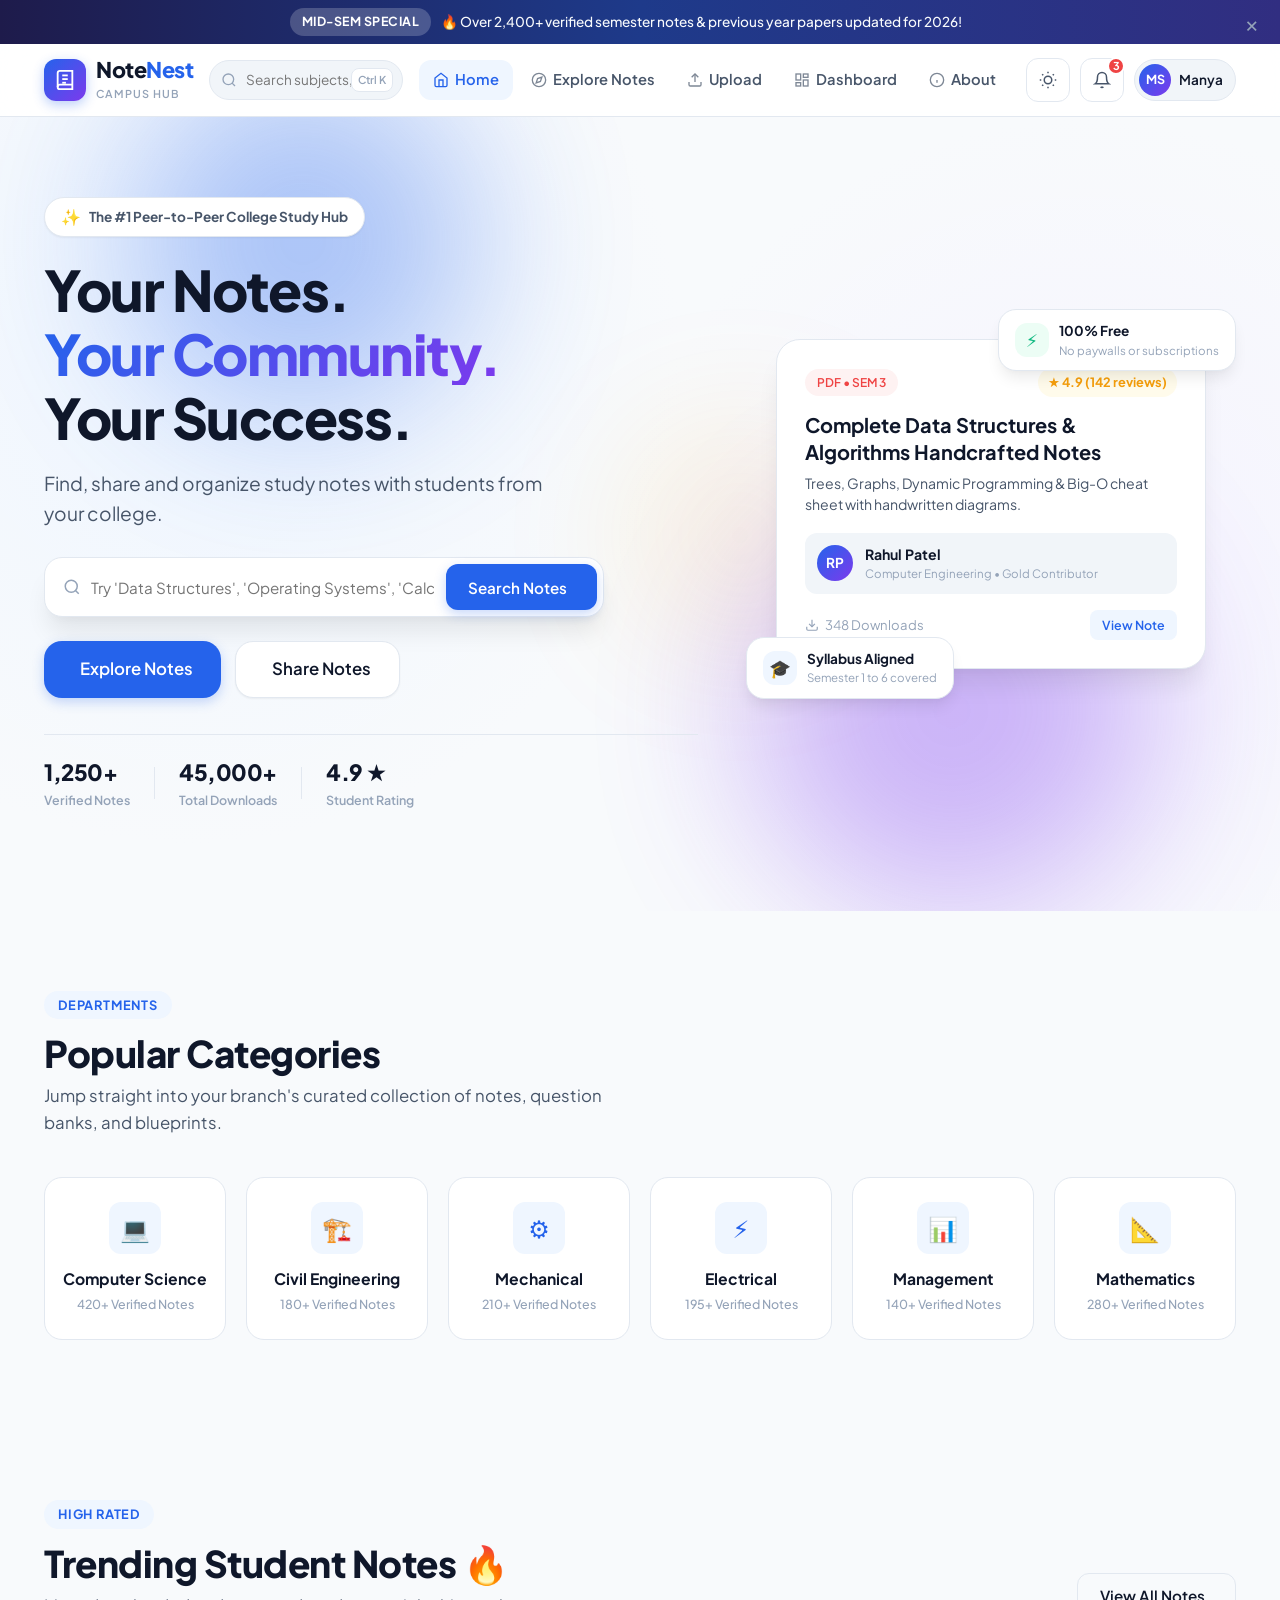
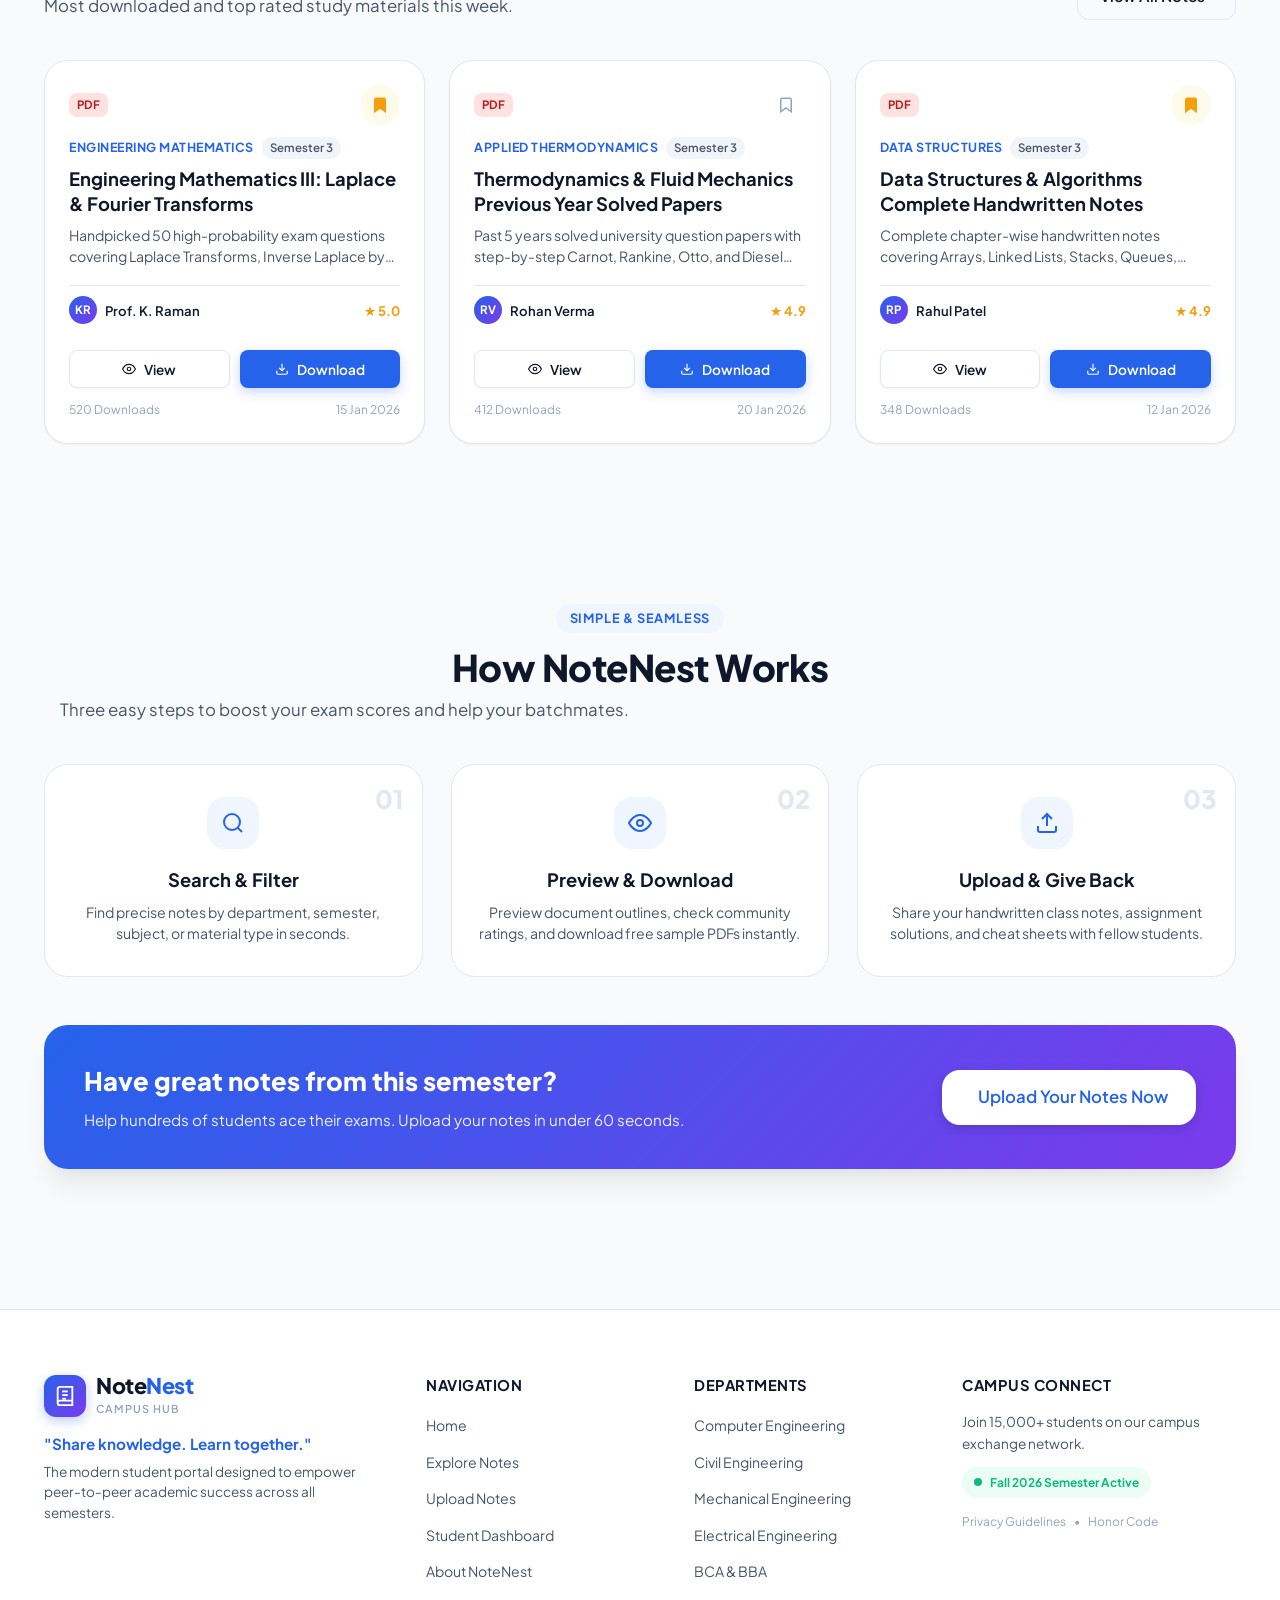
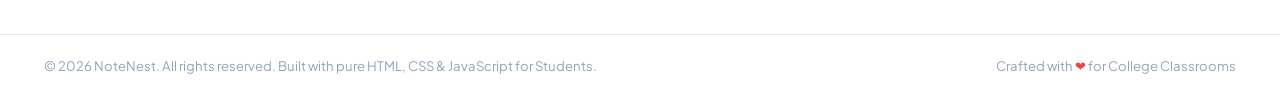
<file: index.html>
<!DOCTYPE html>
<html lang="en" data-theme="light">
<head>
  <meta charset="UTF-8">
  <meta name="viewport" content="width=device-width, initial-scale=1.0">
  <title>NoteNest - Students Notes Sharing Portal</title>
  <meta name="description" content="A modern digital library for college students to share, discover, and download high quality study notes.">
  <link rel="stylesheet" href="style.css">
  <link rel="preconnect" href="https://fonts.googleapis.com">
  <link rel="preconnect" href="https://fonts.gstatic.com" crossorigin>
  <link href="https://fonts.googleapis.com/css2?family=Plus+Jakarta+Sans:wght@400;500;600;700;800&display=swap" rel="stylesheet">
</head>
<body data-page="home">

  <!-- App Wrapper -->
  <div id="app" class="app-wrapper">

    <!-- Top Announcement Banner -->
    <aside class="top-announcement" aria-label="Announcement">
      <div class="announcement-content">
        <span class="badge-pill">Mid-Sem Special</span>
        <span>🔥 Over 2,400+ verified semester notes & previous year papers updated for 2026!</span>
      </div>
      <button class="banner-close-btn" id="bannerCloseBtn" title="Close banner" aria-label="Close banner">&times;</button>
    </aside>

    <!-- Navigation Bar -->
    <header class="navbar" id="navbar">
      <div class="nav-container">
        <!-- Brand Logo -->
        <a href="index.html" class="brand-logo">
          <div class="logo-icon-wrap">
            <svg class="logo-svg" viewBox="0 0 24 24" fill="none" stroke="currentColor" stroke-width="2">
              <path d="M4 19.5A2.5 2.5 0 0 1 6.5 17H20"></path>
              <path d="M6.5 2H20v20H6.5A2.5 2.5 0 0 1 4 19.5v-15A2.5 2.5 0 0 1 6.5 2z"></path>
              <path d="M9 7h6"></path>
              <path d="M9 11h6"></path>
              <path d="M9 15h4"></path>
            </svg>
          </div>
          <div class="brand-text">
            <span class="brand-name">Note<span>Nest</span></span>
            <span class="brand-sub">Campus Hub</span>
          </div>
        </a>

        <!-- Global Search Bar in Header -->
        <form class="header-search-bar" id="headerSearchForm" action="explore.html" method="GET">
          <svg class="search-icon" viewBox="0 0 24 24" fill="none" stroke="currentColor" stroke-width="2">
            <circle cx="11" cy="11" r="8"></circle>
            <line x1="21" y1="21" x2="16.65" y2="16.65"></line>
          </svg>
          <input type="text" name="search" id="quickSearchInput" placeholder="Search subjects, notes, topics (Ctrl + K)..." autocomplete="off">
          <kbd class="search-kbd">Ctrl K</kbd>
        </form>

        <!-- Desktop Navigation Links -->
        <nav class="nav-menu" id="navMenu">
          <a href="index.html" class="nav-link active">
            <svg viewBox="0 0 24 24" fill="none" stroke="currentColor" stroke-width="2"><path d="M3 9l9-7 9 7v11a2 2 0 0 1-2 2H5a2 2 0 0 1-2-2z"></path><polyline points="9 22 9 12 15 12 15 22"></polyline></svg>
            Home
          </a>
          <a href="explore.html" class="nav-link">
            <svg viewBox="0 0 24 24" fill="none" stroke="currentColor" stroke-width="2"><circle cx="12" cy="12" r="10"></circle><polygon points="16.24 7.76 14.12 14.12 7.76 16.24 9.88 9.88 16.24 7.76"></polygon></svg>
            Explore Notes
          </a>
          <a href="upload.html" class="nav-link">
            <svg viewBox="0 0 24 24" fill="none" stroke="currentColor" stroke-width="2"><path d="M21 15v4a2 2 0 0 1-2 2H5a2 2 0 0 1-2-2v-4"></path><polyline points="17 8 12 3 7 8"></polyline><line x1="12" y1="3" x2="12" y2="15"></line></svg>
            Upload
          </a>
          <a href="dashboard.html" class="nav-link">
            <svg viewBox="0 0 24 24" fill="none" stroke="currentColor" stroke-width="2"><rect x="3" y="3" width="7" height="9"></rect><rect x="14" y="3" width="7" height="5"></rect><rect x="14" y="12" width="7" height="9"></rect><rect x="3" y="16" width="7" height="5"></rect></svg>
            Dashboard
          </a>
          <a href="about.html" class="nav-link">
            <svg viewBox="0 0 24 24" fill="none" stroke="currentColor" stroke-width="2"><circle cx="12" cy="12" r="10"></circle><line x1="12" y1="16" x2="12" y2="12"></line><line x1="12" y1="8" x2="12.01" y2="8"></line></svg>
            About
          </a>
        </nav>

        <!-- Navbar Actions (Theme, Notifications, Auth/Profile) -->
        <div class="nav-actions">
          <!-- Dark Mode Toggle Button -->
          <button class="icon-btn theme-toggle" id="themeToggleBtn" title="Switch Theme" aria-label="Switch Theme">
            <svg class="sun-icon" viewBox="0 0 24 24" fill="none" stroke="currentColor" stroke-width="2">
              <circle cx="12" cy="12" r="5"></circle>
              <line x1="12" y1="1" x2="12" y2="3"></line>
              <line x1="12" y1="21" x2="12" y2="23"></line>
              <line x1="4.22" y1="4.22" x2="5.64" y2="5.64"></line>
              <line x1="18.36" y1="18.36" x2="19.78" y2="19.78"></line>
              <line x1="1" y1="12" x2="3" y2="12"></line>
              <line x1="21" y1="12" x2="23" y2="12"></line>
              <line x1="4.22" y1="19.78" x2="5.64" y2="18.36"></line>
              <line x1="18.36" y1="5.64" x2="19.78" y2="4.22"></line>
            </svg>
            <svg class="moon-icon" viewBox="0 0 24 24" fill="none" stroke="currentColor" stroke-width="2">
              <path d="M21 12.79A9 9 0 1 1 11.21 3 7 7 0 0 0 21 12.79z"></path>
            </svg>
          </button>

          <!-- Notification Dropdown Toggle -->
          <div class="dropdown-wrapper">
            <button class="icon-btn notif-btn" id="notifBtn" title="Notifications" aria-label="Notifications">
              <svg viewBox="0 0 24 24" fill="none" stroke="currentColor" stroke-width="2">
                <path d="M18 8A6 6 0 0 0 6 8c0 7-3 9-3 9h18s-3-2-3-9"></path>
                <path d="M13.73 21a2 2 0 0 1-3.46 0"></path>
              </svg>
              <span class="notif-badge" id="notifCount">3</span>
            </button>
            <div class="dropdown-menu notif-dropdown" id="notifDropdown">
              <div class="dropdown-header">
                <h4>Notifications</h4>
                <button class="text-btn" id="markAllReadBtn">Clear All</button>
              </div>
              <ul class="notif-list" id="notifList">
                <!-- Injected via JS -->
              </ul>
            </div>
          </div>

          <!-- User Auth / Profile Pill -->
          <div class="user-auth-slot" id="userAuthSlot">
            <!-- Rendered by JS based on login state -->
          </div>

          <!-- Mobile Hamburger Toggle -->
          <button class="hamburger-btn" id="hamburgerBtn" aria-label="Toggle navigation menu">
            <span></span>
            <span></span>
            <span></span>
          </button>
        </div>
      </div>

      <!-- Mobile Navigation Drawer -->
      <div class="mobile-drawer" id="mobileDrawer">
        <div class="mobile-drawer-header">
          <div class="brand-name">Note<span>Nest</span></div>
          <button class="close-drawer-btn" id="closeDrawerBtn">&times;</button>
        </div>
        <div class="mobile-nav-links">
          <a href="index.html" class="mobile-nav-item active">
            <svg viewBox="0 0 24 24" fill="none" stroke="currentColor" stroke-width="2"><path d="M3 9l9-7 9 7v11a2 2 0 0 1-2 2H5a2 2 0 0 1-2-2z"></path></svg>
            Home
          </a>
          <a href="explore.html" class="mobile-nav-item">
            <svg viewBox="0 0 24 24" fill="none" stroke="currentColor" stroke-width="2"><circle cx="12" cy="12" r="10"></circle><polygon points="16.24 7.76 14.12 14.12 7.76 16.24 9.88 9.88 16.24 7.76"></polygon></svg>
            Explore Notes
          </a>
          <a href="upload.html" class="mobile-nav-item">
            <svg viewBox="0 0 24 24" fill="none" stroke="currentColor" stroke-width="2"><path d="M21 15v4a2 2 0 0 1-2 2H5a2 2 0 0 1-2-2v-4"></path><polyline points="17 8 12 3 7 8"></polyline><line x1="12" y1="3" x2="12" y2="15"></line></svg>
            Upload Notes
          </a>
          <a href="dashboard.html" class="mobile-nav-item">
            <svg viewBox="0 0 24 24" fill="none" stroke="currentColor" stroke-width="2"><rect x="3" y="3" width="7" height="9"></rect><rect x="14" y="3" width="7" height="5"></rect><rect x="14" y="12" width="7" height="9"></rect><rect x="3" y="16" width="7" height="5"></rect></svg>
            Dashboard
          </a>
          <a href="profile.html" class="mobile-nav-item">
            <svg viewBox="0 0 24 24" fill="none" stroke="currentColor" stroke-width="2"><path d="M20 21v-2a4 4 0 0 0-4-4H8a4 4 0 0 0-4 4v2"></path><circle cx="12" cy="7" r="4"></circle></svg>
            My Profile
          </a>
          <a href="about.html" class="mobile-nav-item">
            <svg viewBox="0 0 24 24" fill="none" stroke="currentColor" stroke-width="2"><circle cx="12" cy="12" r="10"></circle><line x1="12" y1="16" x2="12" y2="12"></line><line x1="12" y1="8" x2="12.01" y2="8"></line></svg>
            About NoteNest
          </a>
        </div>
        <div class="mobile-drawer-footer" id="mobileDrawerFooter">
          <!-- Auth buttons injected by JS -->
        </div>
      </div>
    </header>

    <!-- Main Page Content: LANDING PAGE -->
    <main class="main-content">
      
      <!-- Hero Section -->
      <section class="hero-section">
        <div class="hero-bg-shapes">
          <div class="shape shape-1"></div>
          <div class="shape shape-2"></div>
          <div class="shape shape-3"></div>
        </div>
        
        <div class="container hero-container">
          <div class="hero-content-col">
            <div class="hero-pill-badge">
              <span class="sparkle-icon">✨</span>
              <span>The #1 Peer-to-Peer College Study Hub</span>
            </div>
            <h1 class="hero-title">
              Your Notes. <br>
              <span class="gradient-text">Your Community.</span> <br>
              Your Success.
            </h1>
            <p class="hero-subtitle">
              Find, share and organize study notes with students from your college.
            </p>

            <!-- Hero Search Form -->
            <form class="hero-search-form" id="heroSearchForm" action="explore.html" method="GET">
              <div class="hero-search-input-wrap">
                <svg class="search-icon" viewBox="0 0 24 24" fill="none" stroke="currentColor" stroke-width="2">
                  <circle cx="11" cy="11" r="8"></circle>
                  <line x1="21" y1="21" x2="16.65" y2="16.65"></line>
                </svg>
                <input type="text" name="search" id="heroSearchInput" placeholder="Try 'Data Structures', 'Operating Systems', 'Calculus'...">
              </div>
              <button type="submit" class="btn btn-primary btn-hero-search">
                <span>Search Notes</span>
                <svg viewBox="0 0 24 24" fill="none" stroke="currentColor" stroke-width="2"><line x1="5" y1="12" x2="19" y2="12"></line><polyline points="12 5 19 12 12 19"></polyline></svg>
              </button>
            </form>

            <!-- Hero Action Buttons -->
            <div class="hero-cta-group">
              <a href="explore.html" class="btn btn-primary btn-lg">
                <svg viewBox="0 0 24 24" fill="none" stroke="currentColor" stroke-width="2"><polygon points="5 3 19 12 5 21 5 3"></polygon></svg>
                Explore Notes
              </a>
              <a href="upload.html" class="btn btn-secondary btn-lg">
                <svg viewBox="0 0 24 24" fill="none" stroke="currentColor" stroke-width="2"><path d="M21 15v4a2 2 0 0 1-2 2H5a2 2 0 0 1-2-2v-4"></path><polyline points="17 8 12 3 7 8"></polyline><line x1="12" y1="3" x2="12" y2="15"></line></svg>
                Share Notes
              </a>
            </div>

            <!-- Quick Stats Strip -->
            <div class="hero-stats-strip">
              <div class="stat-mini">
                <span class="stat-number">1,250+</span>
                <span class="stat-label">Verified Notes</span>
              </div>
              <div class="stat-divider"></div>
              <div class="stat-mini">
                <span class="stat-number">45,000+</span>
                <span class="stat-label">Total Downloads</span>
              </div>
              <div class="stat-divider"></div>
              <div class="stat-mini">
                <span class="stat-number">4.9 ★</span>
                <span class="stat-label">Student Rating</span>
              </div>
            </div>
          </div>

          <!-- Hero Visual Graphics / Floating Interactive Cards -->
          <div class="hero-visual-col">
            <div class="floating-cards-wrapper">
              
              <!-- Main Featured Glass Card -->
              <div class="floating-card hero-main-card">
                <div class="card-header-mini">
                  <span class="pill-badge pdf-badge">PDF • SEM 3</span>
                  <span class="rating-pill">★ 4.9 (142 reviews)</span>
                </div>
                <h3 class="card-title-preview">Complete Data Structures & Algorithms Handcrafted Notes</h3>
                <p class="card-desc-preview">Trees, Graphs, Dynamic Programming & Big-O cheat sheet with handwritten diagrams.</p>
                <div class="card-uploader-preview">
                  <div class="avatar-sm">RP</div>
                  <div class="uploader-info-sm">
                    <strong>Rahul Patel</strong>
                    <span>Computer Engineering • Gold Contributor</span>
                  </div>
                </div>
                <div class="card-footer-mini">
                  <span class="dl-count"><svg viewBox="0 0 24 24" width="14" height="14" fill="none" stroke="currentColor" stroke-width="2"><path d="M21 15v4a2 2 0 0 1-2 2H5a2 2 0 0 1-2-2v-4"></path><polyline points="7 10 12 15 17 10"></polyline><line x1="12" y1="15" x2="12" y2="3"></line></svg> 348 Downloads</span>
                  <button class="btn-micro" onclick="app.openNoteModal(1)">View Note</button>
                </div>
              </div>

              <!-- Floating Accent Card 1 -->
              <div class="floating-badge badge-top-right">
                <div class="badge-icon-wrap green-glow">⚡</div>
                <div class="badge-text-wrap">
                  <strong>100% Free</strong>
                  <span>No paywalls or subscriptions</span>
                </div>
              </div>

              <!-- Floating Accent Card 2 -->
              <div class="floating-badge badge-bottom-left">
                <div class="badge-icon-wrap blue-glow">🎓</div>
                <div class="badge-text-wrap">
                  <strong>Syllabus Aligned</strong>
                  <span>Semester 1 to 6 covered</span>
                </div>
              </div>

            </div>
          </div>
        </div>
      </section>

      <!-- Popular Categories / Department Section -->
      <section class="section categories-section">
        <div class="container">
          <div class="section-header">
            <div class="section-tag">Departments</div>
            <h2 class="section-title">Popular Categories</h2>
            <p class="section-subtitle">Jump straight into your branch's curated collection of notes, question banks, and blueprints.</p>
          </div>

          <div class="categories-grid" id="categoriesGrid">
            <!-- Dynamically populated via script.js -->
          </div>
        </div>
      </section>

      <!-- Featured / Trending Notes Section -->
      <section class="section trending-section">
        <div class="container">
          <div class="section-header-flex">
            <div>
              <div class="section-tag">High Rated</div>
              <h2 class="section-title">Trending Student Notes 🔥</h2>
              <p class="section-subtitle">Most downloaded and top rated study materials this week.</p>
            </div>
            <a href="explore.html" class="btn btn-outline">
              View All Notes
              <svg viewBox="0 0 24 24" fill="none" stroke="currentColor" stroke-width="2"><line x1="5" y1="12" x2="19" y2="12"></line><polyline points="12 5 19 12 12 19"></polyline></svg>
            </a>
          </div>

          <div class="notes-grid" id="homeFeaturedNotesGrid">
            <!-- Populated by JS -->
          </div>
        </div>
      </section>

      <!-- How It Works Section -->
      <section class="section how-it-works-section">
        <div class="container">
          <div class="section-header text-center">
            <div class="section-tag">Simple & Seamless</div>
            <h2 class="section-title">How NoteNest Works</h2>
            <p class="section-subtitle">Three easy steps to boost your exam scores and help your batchmates.</p>
          </div>

          <div class="steps-grid">
            <div class="step-card">
              <div class="step-num">01</div>
              <div class="step-icon-box">
                <svg viewBox="0 0 24 24" fill="none" stroke="currentColor" stroke-width="2"><circle cx="11" cy="11" r="8"></circle><line x1="21" y1="21" x2="16.65" y2="16.65"></line></svg>
              </div>
              <h3>Search & Filter</h3>
              <p>Find precise notes by department, semester, subject, or material type in seconds.</p>
            </div>

            <div class="step-card highlight-step">
              <div class="step-num">02</div>
              <div class="step-icon-box">
                <svg viewBox="0 0 24 24" fill="none" stroke="currentColor" stroke-width="2"><path d="M1 12s4-8 11-8 11 8 11 8-4 8-11 8-11-8-11-8z"></path><circle cx="12" cy="12" r="3"></circle></svg>
              </div>
              <h3>Preview & Download</h3>
              <p>Preview document outlines, check community ratings, and download free sample PDFs instantly.</p>
            </div>

            <div class="step-card">
              <div class="step-num">03</div>
              <div class="step-icon-box">
                <svg viewBox="0 0 24 24" fill="none" stroke="currentColor" stroke-width="2"><path d="M21 15v4a2 2 0 0 1-2 2H5a2 2 0 0 1-2-2v-4"></path><polyline points="17 8 12 3 7 8"></polyline><line x1="12" y1="3" x2="12" y2="15"></line></svg>
              </div>
              <h3>Upload & Give Back</h3>
              <p>Share your handwritten class notes, assignment solutions, and cheat sheets with fellow students.</p>
            </div>
          </div>

          <!-- Call to action card -->
          <div class="cta-banner-card">
            <div class="cta-banner-content">
              <h3>Have great notes from this semester?</h3>
              <p>Help hundreds of students ace their exams. Upload your notes in under 60 seconds.</p>
            </div>
            <a href="upload.html" class="btn btn-primary btn-lg">
              <svg viewBox="0 0 24 24" fill="none" stroke="currentColor" stroke-width="2"><line x1="12" y1="5" x2="12" y2="19"></line><line x1="5" y1="12" x2="19" y2="12"></line></svg>
              Upload Your Notes Now
            </a>
          </div>

        </div>
      </section>

    </main>

    <!-- Footer -->
    <footer class="footer">
      <div class="container footer-container">
        <div class="footer-col footer-brand-col">
          <a href="index.html" class="brand-logo">
            <div class="logo-icon-wrap">
              <svg class="logo-svg" viewBox="0 0 24 24" fill="none" stroke="currentColor" stroke-width="2">
                <path d="M4 19.5A2.5 2.5 0 0 1 6.5 17H20"></path>
                <path d="M6.5 2H20v20H6.5A2.5 2.5 0 0 1 4 19.5v-15A2.5 2.5 0 0 1 6.5 2z"></path>
                <path d="M9 7h6"></path>
                <path d="M9 11h6"></path>
                <path d="M9 15h4"></path>
              </svg>
            </div>
            <div class="brand-text">
              <span class="brand-name">Note<span>Nest</span></span>
              <span class="brand-sub">Campus Hub</span>
            </div>
          </a>
          <p class="footer-tagline">"Share knowledge. Learn together."</p>
          <p class="footer-desc">The modern student portal designed to empower peer-to-peer academic success across all semesters.</p>
        </div>

        <div class="footer-col">
          <h4 class="footer-col-title">Navigation</h4>
          <ul class="footer-links">
            <li><a href="index.html">Home</a></li>
            <li><a href="explore.html">Explore Notes</a></li>
            <li><a href="upload.html">Upload Notes</a></li>
            <li><a href="dashboard.html">Student Dashboard</a></li>
            <li><a href="about.html">About NoteNest</a></li>
          </ul>
        </div>

        <div class="footer-col">
          <h4 class="footer-col-title">Departments</h4>
          <ul class="footer-links">
            <li><a href="explore.html?dept=Computer+Engineering">Computer Engineering</a></li>
            <li><a href="explore.html?dept=Civil+Engineering">Civil Engineering</a></li>
            <li><a href="explore.html?dept=Mechanical+Engineering">Mechanical Engineering</a></li>
            <li><a href="explore.html?dept=Electrical+Engineering">Electrical Engineering</a></li>
            <li><a href="explore.html?dept=BCA">BCA & BBA</a></li>
          </ul>
        </div>

        <div class="footer-col">
          <h4 class="footer-col-title">Campus Connect</h4>
          <p class="footer-subtext">Join 15,000+ students on our campus exchange network.</p>
          <div class="footer-badge-box">
            <span class="pulse-dot"></span>
            <span>Fall 2026 Semester Active</span>
          </div>
          <div class="footer-legal-links">
            <a href="about.html">Privacy Guidelines</a>
            <span>•</span>
            <a href="about.html">Honor Code</a>
          </div>
        </div>
      </div>

      <div class="footer-bottom">
        <div class="container footer-bottom-inner">
          <p>© 2026 NoteNest. All rights reserved. Built with pure HTML, CSS & JavaScript for Students.</p>
          <p class="footer-love">Crafted with <span>❤️</span> for College Classrooms</p>
        </div>
      </div>
    </footer>

  </div>

  <!-- Shared Note Details Modal -->
  <div class="modal-backdrop" id="noteDetailsModal" aria-hidden="true">
    <div class="modal-dialog modal-lg">
      <div class="modal-content">
        <div class="modal-header">
          <div class="modal-header-meta">
            <span class="pill-badge" id="modalNoteType">Lecture Notes</span>
            <span class="badge-dept" id="modalNoteDept">Computer Engineering</span>
          </div>
          <button class="modal-close-btn" id="closeNoteModalBtn" aria-label="Close modal">&times;</button>
        </div>
        <div class="modal-body">
          <div class="modal-note-hero">
            <h2 class="modal-note-title" id="modalNoteTitle">Data Structures Complete Notes</h2>
            <div class="modal-sub-details">
              <span id="modalNoteSubject">Subject: Data Structures</span>
              <span>•</span>
              <span id="modalNoteSem">Semester 3</span>
              <span>•</span>
              <span id="modalNoteDate">Uploaded: 12 Jan 2026</span>
            </div>
          </div>
          <div class="modal-meta-strip">
            <div class="modal-meta-item">
              <span class="m-label">Author / Uploader</span>
              <strong id="modalNoteUploader">Rahul Patel</strong>
            </div>
            <div class="modal-meta-item">
              <span class="m-label">Rating</span>
              <strong class="text-warning" id="modalNoteRating">★ 4.8 / 5.0</strong>
            </div>
            <div class="modal-meta-item">
              <span class="m-label">Downloads</span>
              <strong id="modalNoteDownloads">125</strong>
            </div>
            <div class="modal-meta-item">
              <span class="m-label">File Type / Size</span>
              <strong id="modalNoteSize">PDF • 4.2 MB</strong>
            </div>
          </div>
          <div class="modal-section">
            <h4 class="modal-section-title">Description & Scope</h4>
            <p class="modal-description-text" id="modalNoteDesc">Comprehensive handwritten notes covering arrays, linked lists, stacks, queues, trees, graphs, and dynamic programming with illustrated sample problems.</p>
          </div>
          <div class="modal-section">
            <h4 class="modal-section-title">Key Topics & Tags</h4>
            <div class="tags-cloud" id="modalNoteTags"></div>
          </div>
          <div class="modal-section preview-canvas-box">
            <div class="preview-canvas-header">
              <div class="preview-doc-title">
                <svg viewBox="0 0 24 24" width="16" height="16" fill="none" stroke="currentColor" stroke-width="2"><path d="M14 2H6a2 2 0 0 0-2 2v16a2 2 0 0 0 2 2h12a2 2 0 0 0 2-2V8z"></path><polyline points="14 2 14 8 20 8"></polyline><line x1="16" y1="13" x2="8" y2="13"></line><line x1="16" y1="17" x2="8" y2="17"></line><polyline points="10 9 9 9 8 9"></polyline></svg>
                <span>Document Live Preview (Page <span id="previewPageNum">1</span> of 18)</span>
              </div>
              <div class="preview-controls">
                <button class="preview-ctrl-btn" id="prevPageBtn" title="Previous Page">◀</button>
                <button class="preview-ctrl-btn" id="nextPageBtn" title="Next Page">▶</button>
              </div>
            </div>
            <div class="preview-sheet" id="previewSheet">
              <div class="preview-sheet-watermark">NoteNest Verified</div>
              <div class="preview-sheet-header">
                <div class="ps-sub" id="previewSheetSubject">DATA STRUCTURES & ALGORITHMS</div>
                <div class="ps-unit" id="previewSheetUnit">UNIT 1: ARRAYS, STACKS & QUEUES</div>
              </div>
              <hr class="ps-divider">
              <div class="preview-sheet-body" id="previewSheetContent"></div>
              <div class="preview-sheet-footer">
                <span>Page <span id="previewFooterPage">1</span></span>
                <span>NoteNest Student Network</span>
              </div>
            </div>
          </div>
        </div>
        <div class="modal-footer">
          <button class="btn btn-outline" id="modalBookmarkBtn">
            <svg class="heart-icon" viewBox="0 0 24 24" width="16" height="16" fill="none" stroke="currentColor" stroke-width="2"><path d="M19 21l-7-5-7 5V5a2 2 0 0 1 2-2h10a2 2 0 0 1 2 2z"></path></svg>
            <span id="modalBookmarkBtnText">Bookmark</span>
          </button>
          <div class="modal-footer-right">
            <button class="btn btn-secondary" id="modalCloseBtn2">Close</button>
            <button class="btn btn-primary" id="modalDownloadBtn">
              <svg viewBox="0 0 24 24" width="16" height="16" fill="none" stroke="currentColor" stroke-width="2"><path d="M21 15v4a2 2 0 0 1-2 2H5a2 2 0 0 1-2-2v-4"></path><polyline points="7 10 12 15 17 10"></polyline><line x1="12" y1="15" x2="12" y2="3"></line></svg>
              <span>Download Note (PDF)</span>
            </button>
          </div>
        </div>
      </div>
    </div>
  </div>

  <!-- Shared Auth Modal -->
  <div class="modal-backdrop" id="authModal" aria-hidden="true">
    <div class="modal-dialog modal-md">
      <div class="modal-content">
        <div class="modal-header">
          <div class="auth-modal-tabs">
            <button class="auth-tab-toggle active" id="authTabLogin" data-auth-pane="login">Sign In</button>
            <button class="auth-tab-toggle" id="authTabSignup" data-auth-pane="signup">Create Account</button>
          </div>
          <button class="modal-close-btn" id="closeAuthModalBtn" aria-label="Close modal">&times;</button>
        </div>
        <div class="modal-body auth-modal-body">
          <div class="auth-pane active" id="authPaneLogin">
            <div class="auth-welcome">
              <h3>Welcome Back! 👋</h3>
              <p>Sign in to sync your bookmarks, downloads, and upload history.</p>
            </div>
            <div class="demo-quick-login">
              <span>💡 College Demo:</span>
              <button type="button" class="btn-micro" id="demoStudentLoginBtn">Auto-fill Student Account</button>
            </div>
            <form id="loginForm">
              <div class="form-group">
                <label for="loginEmail">Email Address</label>
                <input type="email" id="loginEmail" placeholder="student@college.edu" required>
              </div>
              <div class="form-group">
                <label for="loginPassword">Password</label>
                <input type="password" id="loginPassword" placeholder="••••••••" required>
              </div>
              <button type="submit" class="btn btn-primary btn-block">Sign In</button>
            </form>
          </div>
          <div class="auth-pane" id="authPaneSignup">
            <div class="auth-welcome">
              <h3>Join NoteNest 🎓</h3>
              <p>Access thousands of study notes uploaded by your university peers.</p>
            </div>
            <form id="signupForm">
              <div class="form-group">
                <label for="signupName">Full Name</label>
                <input type="text" id="signupName" placeholder="e.g. Manya Shah" required>
              </div>
              <div class="form-group">
                <label for="signupEmail">College Email</label>
                <input type="email" id="signupEmail" placeholder="e.g. siddharth@college.edu" required>
              </div>
              <div class="form-row-2">
                <div class="form-group">
                  <label for="signupDept">Department</label>
                  <select id="signupDept" required>
                    <option value="Computer Engineering">Computer Engineering</option>
                    <option value="Civil Engineering">Civil Engineering</option>
                    <option value="Mechanical Engineering">Mechanical Engineering</option>
                    <option value="Electrical Engineering">Electrical Engineering</option>
                    <option value="BCA">BCA</option>
                    <option value="BBA">BBA</option>
                    <option value="Mathematics">Mathematics</option>
                  </select>
                </div>
                <div class="form-group">
                  <label for="signupSem">Semester</label>
                  <select id="signupSem" required>
                    <option value="Semester 1">Semester 1</option>
                    <option value="Semester 2">Semester 2</option>
                    <option value="Semester 3">Semester 3</option>
                    <option value="Semester 4" selected>Semester 4</option>
                    <option value="Semester 5">Semester 5</option>
                    <option value="Semester 6">Semester 6</option>
                  </select>
                </div>
              </div>
              <div class="form-group">
                <label for="signupPassword">Create Password</label>
                <input type="password" id="signupPassword" placeholder="At least 6 characters" required>
              </div>
              <button type="submit" class="btn btn-primary btn-block">Create Student Profile</button>
            </form>
          </div>
        </div>
      </div>
    </div>
  </div>

  <!-- Toast Container -->
  <div class="toast-container" id="toastContainer" aria-live="polite"></div>

  <script src="common.js"></script>
  <script src="home.js"></script>
</body>
</html>
</file>
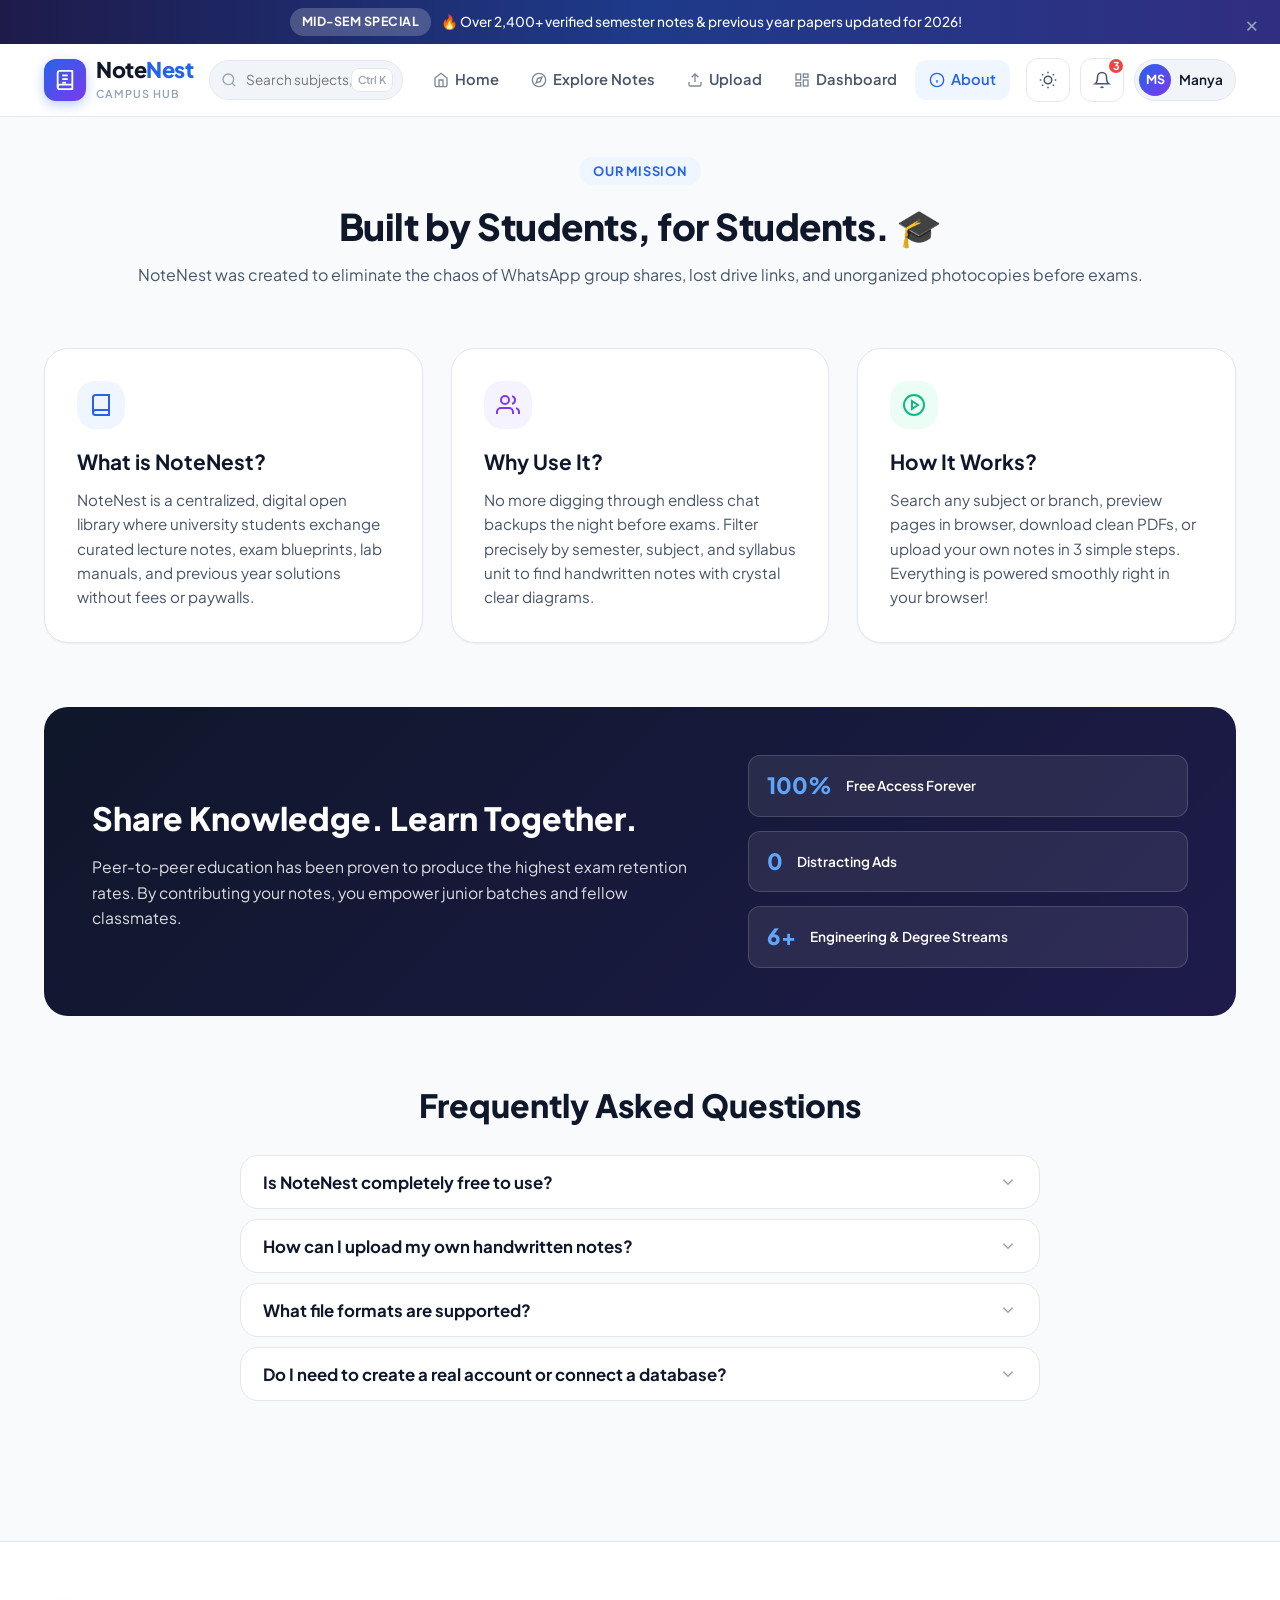
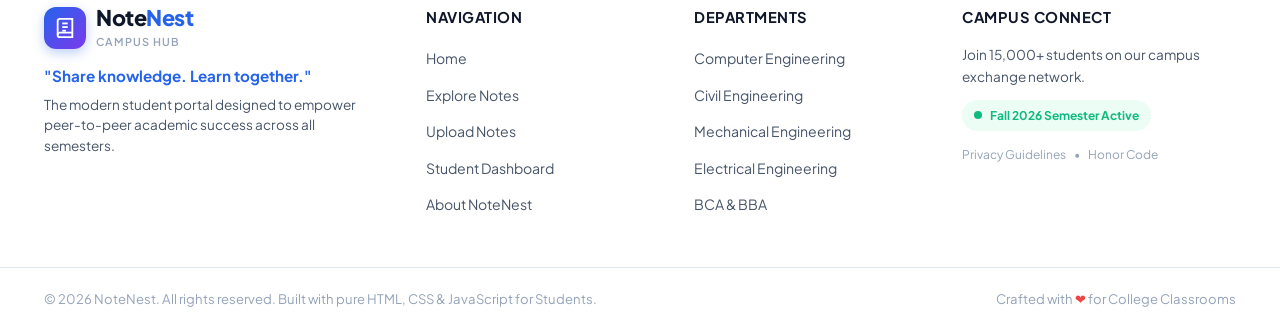
<file: about.html>
<!DOCTYPE html>
<html lang="en" data-theme="light">
<head>
  <meta charset="UTF-8">
  <meta name="viewport" content="width=device-width, initial-scale=1.0">
  <title>About NoteNest - Built by Students, for Students</title>
  <meta name="description" content="Learn about NoteNest's mission to make quality academic notes accessible to every student.">
  <link rel="stylesheet" href="style.css">
  <link rel="preconnect" href="https://fonts.googleapis.com">
  <link rel="preconnect" href="https://fonts.gstatic.com" crossorigin>
  <link href="https://fonts.googleapis.com/css2?family=Plus+Jakarta+Sans:wght@400;500;600;700;800&display=swap" rel="stylesheet">
</head>
<body data-page="about">

  <!-- App Wrapper -->
  <div id="app" class="app-wrapper">

    <!-- Top Announcement Banner -->
    <aside class="top-announcement" aria-label="Announcement">
      <div class="announcement-content">
        <span class="badge-pill">Mid-Sem Special</span>
        <span>🔥 Over 2,400+ verified semester notes & previous year papers updated for 2026!</span>
      </div>
      <button class="banner-close-btn" id="bannerCloseBtn" title="Close banner" aria-label="Close banner">&times;</button>
    </aside>

    <!-- Navigation Bar -->
    <header class="navbar" id="navbar">
      <div class="nav-container">
        <!-- Brand Logo -->
        <a href="index.html" class="brand-logo">
          <div class="logo-icon-wrap">
            <svg class="logo-svg" viewBox="0 0 24 24" fill="none" stroke="currentColor" stroke-width="2">
              <path d="M4 19.5A2.5 2.5 0 0 1 6.5 17H20"></path>
              <path d="M6.5 2H20v20H6.5A2.5 2.5 0 0 1 4 19.5v-15A2.5 2.5 0 0 1 6.5 2z"></path>
              <path d="M9 7h6"></path>
              <path d="M9 11h6"></path>
              <path d="M9 15h4"></path>
            </svg>
          </div>
          <div class="brand-text">
            <span class="brand-name">Note<span>Nest</span></span>
            <span class="brand-sub">Campus Hub</span>
          </div>
        </a>

        <!-- Global Search Bar in Header -->
        <form class="header-search-bar" id="headerSearchForm" action="explore.html" method="GET">
          <svg class="search-icon" viewBox="0 0 24 24" fill="none" stroke="currentColor" stroke-width="2">
            <circle cx="11" cy="11" r="8"></circle>
            <line x1="21" y1="21" x2="16.65" y2="16.65"></line>
          </svg>
          <input type="text" name="search" id="quickSearchInput" placeholder="Search subjects, notes, topics (Ctrl + K)..." autocomplete="off">
          <kbd class="search-kbd">Ctrl K</kbd>
        </form>

        <!-- Desktop Navigation Links -->
        <nav class="nav-menu" id="navMenu">
          <a href="index.html" class="nav-link">
            <svg viewBox="0 0 24 24" fill="none" stroke="currentColor" stroke-width="2"><path d="M3 9l9-7 9 7v11a2 2 0 0 1-2 2H5a2 2 0 0 1-2-2z"></path><polyline points="9 22 9 12 15 12 15 22"></polyline></svg>
            Home
          </a>
          <a href="explore.html" class="nav-link">
            <svg viewBox="0 0 24 24" fill="none" stroke="currentColor" stroke-width="2"><circle cx="12" cy="12" r="10"></circle><polygon points="16.24 7.76 14.12 14.12 7.76 16.24 9.88 9.88 16.24 7.76"></polygon></svg>
            Explore Notes
          </a>
          <a href="upload.html" class="nav-link">
            <svg viewBox="0 0 24 24" fill="none" stroke="currentColor" stroke-width="2"><path d="M21 15v4a2 2 0 0 1-2 2H5a2 2 0 0 1-2-2v-4"></path><polyline points="17 8 12 3 7 8"></polyline><line x1="12" y1="3" x2="12" y2="15"></line></svg>
            Upload
          </a>
          <a href="dashboard.html" class="nav-link">
            <svg viewBox="0 0 24 24" fill="none" stroke="currentColor" stroke-width="2"><rect x="3" y="3" width="7" height="9"></rect><rect x="14" y="3" width="7" height="5"></rect><rect x="14" y="12" width="7" height="9"></rect><rect x="3" y="16" width="7" height="5"></rect></svg>
            Dashboard
          </a>
          <a href="about.html" class="nav-link active">
            <svg viewBox="0 0 24 24" fill="none" stroke="currentColor" stroke-width="2"><circle cx="12" cy="12" r="10"></circle><line x1="12" y1="16" x2="12" y2="12"></line><line x1="12" y1="8" x2="12.01" y2="8"></line></svg>
            About
          </a>
        </nav>

        <!-- Navbar Actions (Theme, Notifications, Auth/Profile) -->
        <div class="nav-actions">
          <button class="icon-btn theme-toggle" id="themeToggleBtn" title="Switch Theme" aria-label="Switch Theme">
            <svg class="sun-icon" viewBox="0 0 24 24" fill="none" stroke="currentColor" stroke-width="2">
              <circle cx="12" cy="12" r="5"></circle>
              <line x1="12" y1="1" x2="12" y2="3"></line>
              <line x1="12" y1="21" x2="12" y2="23"></line>
              <line x1="4.22" y1="4.22" x2="5.64" y2="5.64"></line>
              <line x1="18.36" y1="18.36" x2="19.78" y2="19.78"></line>
              <line x1="1" y1="12" x2="3" y2="12"></line>
              <line x1="21" y1="12" x2="23" y2="12"></line>
              <line x1="4.22" y1="19.78" x2="5.64" y2="18.36"></line>
              <line x1="18.36" y1="5.64" x2="19.78" y2="4.22"></line>
            </svg>
            <svg class="moon-icon" viewBox="0 0 24 24" fill="none" stroke="currentColor" stroke-width="2">
              <path d="M21 12.79A9 9 0 1 1 11.21 3 7 7 0 0 0 21 12.79z"></path>
            </svg>
          </button>

          <div class="dropdown-wrapper">
            <button class="icon-btn notif-btn" id="notifBtn" title="Notifications" aria-label="Notifications">
              <svg viewBox="0 0 24 24" fill="none" stroke="currentColor" stroke-width="2">
                <path d="M18 8A6 6 0 0 0 6 8c0 7-3 9-3 9h18s-3-2-3-9"></path>
                <path d="M13.73 21a2 2 0 0 1-3.46 0"></path>
              </svg>
              <span class="notif-badge" id="notifCount">3</span>
            </button>
            <div class="dropdown-menu notif-dropdown" id="notifDropdown">
              <div class="dropdown-header">
                <h4>Notifications</h4>
                <button class="text-btn" id="markAllReadBtn">Clear All</button>
              </div>
              <ul class="notif-list" id="notifList"></ul>
            </div>
          </div>

          <div class="user-auth-slot" id="userAuthSlot"></div>

          <button class="hamburger-btn" id="hamburgerBtn" aria-label="Toggle navigation menu">
            <span></span>
            <span></span>
            <span></span>
          </button>
        </div>
      </div>

      <!-- Mobile Navigation Drawer -->
      <div class="mobile-drawer" id="mobileDrawer">
        <div class="mobile-drawer-header">
          <div class="brand-name">Note<span>Nest</span></div>
          <button class="close-drawer-btn" id="closeDrawerBtn">&times;</button>
        </div>
        <div class="mobile-nav-links">
          <a href="index.html" class="mobile-nav-item">
            <svg viewBox="0 0 24 24" fill="none" stroke="currentColor" stroke-width="2"><path d="M3 9l9-7 9 7v11a2 2 0 0 1-2 2H5a2 2 0 0 1-2-2z"></path></svg>
            Home
          </a>
          <a href="explore.html" class="mobile-nav-item">
            <svg viewBox="0 0 24 24" fill="none" stroke="currentColor" stroke-width="2"><circle cx="12" cy="12" r="10"></circle><polygon points="16.24 7.76 14.12 14.12 7.76 16.24 9.88 9.88 16.24 7.76"></polygon></svg>
            Explore Notes
          </a>
          <a href="upload.html" class="mobile-nav-item">
            <svg viewBox="0 0 24 24" fill="none" stroke="currentColor" stroke-width="2"><path d="M21 15v4a2 2 0 0 1-2 2H5a2 2 0 0 1-2-2v-4"></path><polyline points="17 8 12 3 7 8"></polyline><line x1="12" y1="3" x2="12" y2="15"></line></svg>
            Upload Notes
          </a>
          <a href="dashboard.html" class="mobile-nav-item">
            <svg viewBox="0 0 24 24" fill="none" stroke="currentColor" stroke-width="2"><rect x="3" y="3" width="7" height="9"></rect><rect x="14" y="3" width="7" height="5"></rect><rect x="14" y="12" width="7" height="9"></rect><rect x="3" y="16" width="7" height="5"></rect></svg>
            Dashboard
          </a>
          <a href="profile.html" class="mobile-nav-item">
            <svg viewBox="0 0 24 24" fill="none" stroke="currentColor" stroke-width="2"><path d="M20 21v-2a4 4 0 0 0-4-4H8a4 4 0 0 0-4 4v2"></path><circle cx="12" cy="7" r="4"></circle></svg>
            My Profile
          </a>
          <a href="about.html" class="mobile-nav-item active">
            <svg viewBox="0 0 24 24" fill="none" stroke="currentColor" stroke-width="2"><circle cx="12" cy="12" r="10"></circle><line x1="12" y1="16" x2="12" y2="12"></line><line x1="12" y1="8" x2="12.01" y2="8"></line></svg>
            About NoteNest
          </a>
        </div>
        <div class="mobile-drawer-footer" id="mobileDrawerFooter"></div>
      </div>
    </header>

    <!-- Main Page Content: ABOUT US -->
    <main class="main-content">
      <div class="container about-container">
        
        <div class="about-hero text-center">
          <div class="section-tag">Our Mission</div>
          <h1 class="page-title">Built by Students, for Students. 🎓</h1>
          <p class="page-subtitle">NoteNest was created to eliminate the chaos of WhatsApp group shares, lost drive links, and unorganized photocopies before exams.</p>
        </div>

        <!-- Feature Columns -->
        <div class="about-grid">
          <div class="about-card">
            <div class="about-icon-wrap blue-theme">
              <svg viewBox="0 0 24 24" fill="none" stroke="currentColor" stroke-width="2"><path d="M4 19.5A2.5 2.5 0 0 1 6.5 17H20"></path><path d="M6.5 2H20v20H6.5A2.5 2.5 0 0 1 4 19.5v-15A2.5 2.5 0 0 1 6.5 2z"></path></svg>
            </div>
            <h3>What is NoteNest?</h3>
            <p>NoteNest is a centralized, digital open library where university students exchange curated lecture notes, exam blueprints, lab manuals, and previous year solutions without fees or paywalls.</p>
          </div>

          <div class="about-card">
            <div class="about-icon-wrap purple-theme">
              <svg viewBox="0 0 24 24" fill="none" stroke="currentColor" stroke-width="2"><path d="M17 21v-2a4 4 0 0 0-4-4H5a4 4 0 0 0-4 4v2"></path><circle cx="9" cy="7" r="4"></circle><path d="M23 21v-2a4 4 0 0 0-3-3.87"></path><path d="M16 3.13a4 4 0 0 1 0 7.75"></path></svg>
            </div>
            <h3>Why Use It?</h3>
            <p>No more digging through endless chat backups the night before exams. Filter precisely by semester, subject, and syllabus unit to find handwritten notes with crystal clear diagrams.</p>
          </div>

          <div class="about-card">
            <div class="about-icon-wrap green-theme">
              <svg viewBox="0 0 24 24" fill="none" stroke="currentColor" stroke-width="2"><circle cx="12" cy="12" r="10"></circle><polygon points="10 8 16 12 10 16 10 8"></polygon></svg>
            </div>
            <h3>How It Works?</h3>
            <p>Search any subject or branch, preview pages in browser, download clean PDFs, or upload your own notes in 3 simple steps. Everything is powered smoothly right in your browser!</p>
          </div>
        </div>

        <!-- Core Values Banner -->
        <div class="values-banner">
          <div class="values-text">
            <h2>Share Knowledge. Learn Together.</h2>
            <p>Peer-to-peer education has been proven to produce the highest exam retention rates. By contributing your notes, you empower junior batches and fellow classmates.</p>
          </div>
          <div class="values-stats">
            <div class="val-stat-box">
              <span class="v-num">100%</span>
              <span class="v-lbl">Free Access Forever</span>
            </div>
            <div class="val-stat-box">
              <span class="v-num">0</span>
              <span class="v-lbl">Distracting Ads</span>
            </div>
            <div class="val-stat-box">
              <span class="v-num">6+</span>
              <span class="v-lbl">Engineering & Degree Streams</span>
            </div>
          </div>
        </div>

        <!-- FAQ Accordion -->
        <div class="faq-section">
          <h2 class="faq-heading text-center">Frequently Asked Questions</h2>
          
          <div class="faq-accordion" id="faqAccordion">
            
            <div class="faq-item">
              <button class="faq-question">
                <span>Is NoteNest completely free to use?</span>
                <svg class="chevron-icon" viewBox="0 0 24 24" fill="none" stroke="currentColor" stroke-width="2"><polyline points="6 9 12 15 18 9"></polyline></svg>
              </button>
              <div class="faq-answer">
                <p>Yes! NoteNest is 100% free and open for all college students. There are no paid subscriptions, coin locks, or hidden download limits.</p>
              </div>
            </div>

            <div class="faq-item">
              <button class="faq-question">
                <span>How can I upload my own handwritten notes?</span>
                <svg class="chevron-icon" viewBox="0 0 24 24" fill="none" stroke="currentColor" stroke-width="2"><polyline points="6 9 12 15 18 9"></polyline></svg>
              </button>
              <div class="faq-answer">
                <p>Simply navigate to the "Upload" page in the navigation bar, fill in the subject, department, and semester, attach your file, and click "Publish Notes". Your note will immediately appear across the portal.</p>
              </div>
            </div>

            <div class="faq-item">
              <button class="faq-question">
                <span>What file formats are supported?</span>
                <svg class="chevron-icon" viewBox="0 0 24 24" fill="none" stroke="currentColor" stroke-width="2"><polyline points="6 9 12 15 18 9"></polyline></svg>
              </button>
              <div class="faq-answer">
                <p>We support PDF documents, Microsoft Word (.docx), PowerPoint presentations (.pptx), and plain text files.</p>
              </div>
            </div>

            <div class="faq-item">
              <button class="faq-question">
                <span>Do I need to create a real account or connect a database?</span>
                <svg class="chevron-icon" viewBox="0 0 24 24" fill="none" stroke="currentColor" stroke-width="2"><polyline points="6 9 12 15 18 9"></polyline></svg>
              </button>
              <div class="faq-answer">
                <p>No backend or database setup is needed! NoteNest runs purely on frontend HTML, CSS, and JavaScript using browser localStorage, making it fast, lightweight, and completely portable.</p>
              </div>
            </div>

          </div>
        </div>

      </div>
    </main>

    <!-- Footer -->
    <footer class="footer">
      <div class="container footer-container">
        <div class="footer-col footer-brand-col">
          <a href="index.html" class="brand-logo">
            <div class="logo-icon-wrap">
              <svg class="logo-svg" viewBox="0 0 24 24" fill="none" stroke="currentColor" stroke-width="2">
                <path d="M4 19.5A2.5 2.5 0 0 1 6.5 17H20"></path>
                <path d="M6.5 2H20v20H6.5A2.5 2.5 0 0 1 4 19.5v-15A2.5 2.5 0 0 1 6.5 2z"></path>
                <path d="M9 7h6"></path>
                <path d="M9 11h6"></path>
                <path d="M9 15h4"></path>
              </svg>
            </div>
            <div class="brand-text">
              <span class="brand-name">Note<span>Nest</span></span>
              <span class="brand-sub">Campus Hub</span>
            </div>
          </a>
          <p class="footer-tagline">"Share knowledge. Learn together."</p>
          <p class="footer-desc">The modern student portal designed to empower peer-to-peer academic success across all semesters.</p>
        </div>

        <div class="footer-col">
          <h4 class="footer-col-title">Navigation</h4>
          <ul class="footer-links">
            <li><a href="index.html">Home</a></li>
            <li><a href="explore.html">Explore Notes</a></li>
            <li><a href="upload.html">Upload Notes</a></li>
            <li><a href="dashboard.html">Student Dashboard</a></li>
            <li><a href="about.html">About NoteNest</a></li>
          </ul>
        </div>

        <div class="footer-col">
          <h4 class="footer-col-title">Departments</h4>
          <ul class="footer-links">
            <li><a href="explore.html?dept=Computer+Engineering">Computer Engineering</a></li>
            <li><a href="explore.html?dept=Civil+Engineering">Civil Engineering</a></li>
            <li><a href="explore.html?dept=Mechanical+Engineering">Mechanical Engineering</a></li>
            <li><a href="explore.html?dept=Electrical+Engineering">Electrical Engineering</a></li>
            <li><a href="explore.html?dept=BCA">BCA & BBA</a></li>
          </ul>
        </div>

        <div class="footer-col">
          <h4 class="footer-col-title">Campus Connect</h4>
          <p class="footer-subtext">Join 15,000+ students on our campus exchange network.</p>
          <div class="footer-badge-box">
            <span class="pulse-dot"></span>
            <span>Fall 2026 Semester Active</span>
          </div>
          <div class="footer-legal-links">
            <a href="about.html">Privacy Guidelines</a>
            <span>•</span>
            <a href="about.html">Honor Code</a>
          </div>
        </div>
      </div>

      <div class="footer-bottom">
        <div class="container footer-bottom-inner">
          <p>© 2026 NoteNest. All rights reserved. Built with pure HTML, CSS & JavaScript for Students.</p>
          <p class="footer-love">Crafted with <span>❤️</span> for College Classrooms</p>
        </div>
      </div>
    </footer>

  </div>

  <!-- Shared Auth Modal -->
  <div class="modal-backdrop" id="authModal" aria-hidden="true">
    <div class="modal-dialog modal-md">
      <div class="modal-content">
        <div class="modal-header">
          <div class="auth-modal-tabs">
            <button class="auth-tab-toggle active" id="authTabLogin" data-auth-pane="login">Sign In</button>
            <button class="auth-tab-toggle" id="authTabSignup" data-auth-pane="signup">Create Account</button>
          </div>
          <button class="modal-close-btn" id="closeAuthModalBtn" aria-label="Close modal">&times;</button>
        </div>
        <div class="modal-body auth-modal-body">
          <div class="auth-pane active" id="authPaneLogin">
            <div class="auth-welcome">
              <h3>Welcome Back! 👋</h3>
              <p>Sign in to sync your bookmarks, downloads, and upload history.</p>
            </div>
            <div class="demo-quick-login">
              <span>💡 College Demo:</span>
              <button type="button" class="btn-micro" id="demoStudentLoginBtn">Auto-fill Student Account</button>
            </div>
            <form id="loginForm">
              <div class="form-group">
                <label for="loginEmail">Email Address</label>
                <input type="email" id="loginEmail" placeholder="student@college.edu" required>
              </div>
              <div class="form-group">
                <label for="loginPassword">Password</label>
                <input type="password" id="loginPassword" placeholder="••••••••" required>
              </div>
              <button type="submit" class="btn btn-primary btn-block">Sign In</button>
            </form>
          </div>
          <div class="auth-pane" id="authPaneSignup">
            <div class="auth-welcome">
              <h3>Join NoteNest 🎓</h3>
              <p>Access thousands of study notes uploaded by your university peers.</p>
            </div>
            <form id="signupForm">
              <div class="form-group">
                <label for="signupName">Full Name</label>
                <input type="text" id="signupName" placeholder="e.g. Manya Shah" required>
              </div>
              <div class="form-group">
                <label for="signupEmail">College Email</label>
                <input type="email" id="signupEmail" placeholder="e.g. siddharth@college.edu" required>
              </div>
              <div class="form-row-2">
                <div class="form-group">
                  <label for="signupDept">Department</label>
                  <select id="signupDept" required>
                    <option value="Computer Engineering">Computer Engineering</option>
                    <option value="Civil Engineering">Civil Engineering</option>
                    <option value="Mechanical Engineering">Mechanical Engineering</option>
                    <option value="Electrical Engineering">Electrical Engineering</option>
                    <option value="BCA">BCA</option>
                    <option value="BBA">BBA</option>
                    <option value="Mathematics">Mathematics</option>
                  </select>
                </div>
                <div class="form-group">
                  <label for="signupSem">Semester</label>
                  <select id="signupSem" required>
                    <option value="Semester 1">Semester 1</option>
                    <option value="Semester 2">Semester 2</option>
                    <option value="Semester 3">Semester 3</option>
                    <option value="Semester 4" selected>Semester 4</option>
                    <option value="Semester 5">Semester 5</option>
                    <option value="Semester 6">Semester 6</option>
                  </select>
                </div>
              </div>
              <div class="form-group">
                <label for="signupPassword">Create Password</label>
                <input type="password" id="signupPassword" placeholder="At least 6 characters" required>
              </div>
              <button type="submit" class="btn btn-primary btn-block">Create Student Profile</button>
            </form>
          </div>
        </div>
      </div>
    </div>
  </div>

  <!-- Toast Container -->
  <div class="toast-container" id="toastContainer" aria-live="polite"></div>

  <script src="common.js"></script>
  <script src="about.js"></script>
</body>
</html>
</file>
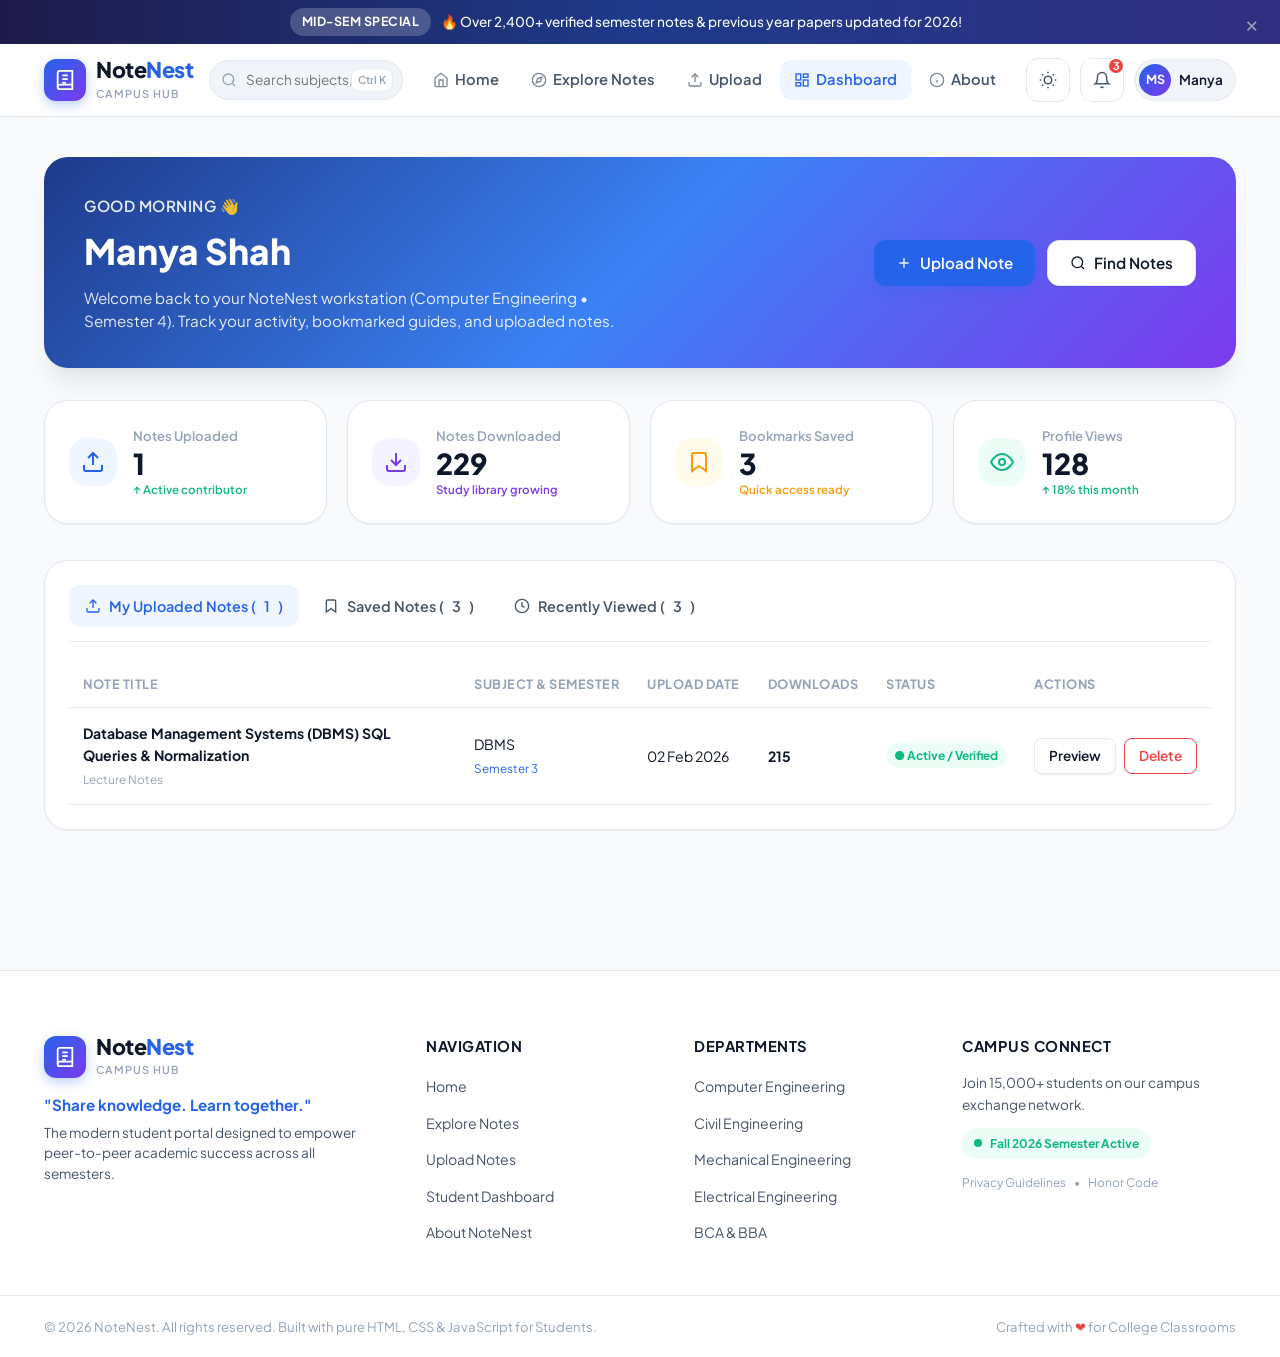
<file: dashboard.html>
<!DOCTYPE html>
<html lang="en" data-theme="light">
<head>
  <meta charset="UTF-8">
  <meta name="viewport" content="width=device-width, initial-scale=1.0">
  <title>Student Dashboard - NoteNest</title>
  <meta name="description" content="Manage your uploaded study notes, downloads, and bookmarks in one place.">
  <link rel="stylesheet" href="style.css">
  <link rel="preconnect" href="https://fonts.googleapis.com">
  <link rel="preconnect" href="https://fonts.gstatic.com" crossorigin>
  <link href="https://fonts.googleapis.com/css2?family=Plus+Jakarta+Sans:wght@400;500;600;700;800&display=swap" rel="stylesheet">
</head>
<body data-page="dashboard">

  <!-- App Wrapper -->
  <div id="app" class="app-wrapper">

    <!-- Top Announcement Banner -->
    <aside class="top-announcement" aria-label="Announcement">
      <div class="announcement-content">
        <span class="badge-pill">Mid-Sem Special</span>
        <span>🔥 Over 2,400+ verified semester notes & previous year papers updated for 2026!</span>
      </div>
      <button class="banner-close-btn" id="bannerCloseBtn" title="Close banner" aria-label="Close banner">&times;</button>
    </aside>

    <!-- Navigation Bar -->
    <header class="navbar" id="navbar">
      <div class="nav-container">
        <!-- Brand Logo -->
        <a href="index.html" class="brand-logo">
          <div class="logo-icon-wrap">
            <svg class="logo-svg" viewBox="0 0 24 24" fill="none" stroke="currentColor" stroke-width="2">
              <path d="M4 19.5A2.5 2.5 0 0 1 6.5 17H20"></path>
              <path d="M6.5 2H20v20H6.5A2.5 2.5 0 0 1 4 19.5v-15A2.5 2.5 0 0 1 6.5 2z"></path>
              <path d="M9 7h6"></path>
              <path d="M9 11h6"></path>
              <path d="M9 15h4"></path>
            </svg>
          </div>
          <div class="brand-text">
            <span class="brand-name">Note<span>Nest</span></span>
            <span class="brand-sub">Campus Hub</span>
          </div>
        </a>

        <!-- Global Search Bar in Header -->
        <form class="header-search-bar" id="headerSearchForm" action="explore.html" method="GET">
          <svg class="search-icon" viewBox="0 0 24 24" fill="none" stroke="currentColor" stroke-width="2">
            <circle cx="11" cy="11" r="8"></circle>
            <line x1="21" y1="21" x2="16.65" y2="16.65"></line>
          </svg>
          <input type="text" name="search" id="quickSearchInput" placeholder="Search subjects, notes, topics (Ctrl + K)..." autocomplete="off">
          <kbd class="search-kbd">Ctrl K</kbd>
        </form>

        <!-- Desktop Navigation Links -->
        <nav class="nav-menu" id="navMenu">
          <a href="index.html" class="nav-link">
            <svg viewBox="0 0 24 24" fill="none" stroke="currentColor" stroke-width="2"><path d="M3 9l9-7 9 7v11a2 2 0 0 1-2 2H5a2 2 0 0 1-2-2z"></path><polyline points="9 22 9 12 15 12 15 22"></polyline></svg>
            Home
          </a>
          <a href="explore.html" class="nav-link">
            <svg viewBox="0 0 24 24" fill="none" stroke="currentColor" stroke-width="2"><circle cx="12" cy="12" r="10"></circle><polygon points="16.24 7.76 14.12 14.12 7.76 16.24 9.88 9.88 16.24 7.76"></polygon></svg>
            Explore Notes
          </a>
          <a href="upload.html" class="nav-link">
            <svg viewBox="0 0 24 24" fill="none" stroke="currentColor" stroke-width="2"><path d="M21 15v4a2 2 0 0 1-2 2H5a2 2 0 0 1-2-2v-4"></path><polyline points="17 8 12 3 7 8"></polyline><line x1="12" y1="3" x2="12" y2="15"></line></svg>
            Upload
          </a>
          <a href="dashboard.html" class="nav-link active">
            <svg viewBox="0 0 24 24" fill="none" stroke="currentColor" stroke-width="2"><rect x="3" y="3" width="7" height="9"></rect><rect x="14" y="3" width="7" height="5"></rect><rect x="14" y="12" width="7" height="9"></rect><rect x="3" y="16" width="7" height="5"></rect></svg>
            Dashboard
          </a>
          <a href="about.html" class="nav-link">
            <svg viewBox="0 0 24 24" fill="none" stroke="currentColor" stroke-width="2"><circle cx="12" cy="12" r="10"></circle><line x1="12" y1="16" x2="12" y2="12"></line><line x1="12" y1="8" x2="12.01" y2="8"></line></svg>
            About
          </a>
        </nav>

        <!-- Navbar Actions (Theme, Notifications, Auth/Profile) -->
        <div class="nav-actions">
          <button class="icon-btn theme-toggle" id="themeToggleBtn" title="Switch Theme" aria-label="Switch Theme">
            <svg class="sun-icon" viewBox="0 0 24 24" fill="none" stroke="currentColor" stroke-width="2">
              <circle cx="12" cy="12" r="5"></circle>
              <line x1="12" y1="1" x2="12" y2="3"></line>
              <line x1="12" y1="21" x2="12" y2="23"></line>
              <line x1="4.22" y1="4.22" x2="5.64" y2="5.64"></line>
              <line x1="18.36" y1="18.36" x2="19.78" y2="19.78"></line>
              <line x1="1" y1="12" x2="3" y2="12"></line>
              <line x1="21" y1="12" x2="23" y2="12"></line>
              <line x1="4.22" y1="19.78" x2="5.64" y2="18.36"></line>
              <line x1="18.36" y1="5.64" x2="19.78" y2="4.22"></line>
            </svg>
            <svg class="moon-icon" viewBox="0 0 24 24" fill="none" stroke="currentColor" stroke-width="2">
              <path d="M21 12.79A9 9 0 1 1 11.21 3 7 7 0 0 0 21 12.79z"></path>
            </svg>
          </button>

          <div class="dropdown-wrapper">
            <button class="icon-btn notif-btn" id="notifBtn" title="Notifications" aria-label="Notifications">
              <svg viewBox="0 0 24 24" fill="none" stroke="currentColor" stroke-width="2">
                <path d="M18 8A6 6 0 0 0 6 8c0 7-3 9-3 9h18s-3-2-3-9"></path>
                <path d="M13.73 21a2 2 0 0 1-3.46 0"></path>
              </svg>
              <span class="notif-badge" id="notifCount">3</span>
            </button>
            <div class="dropdown-menu notif-dropdown" id="notifDropdown">
              <div class="dropdown-header">
                <h4>Notifications</h4>
                <button class="text-btn" id="markAllReadBtn">Clear All</button>
              </div>
              <ul class="notif-list" id="notifList"></ul>
            </div>
          </div>

          <div class="user-auth-slot" id="userAuthSlot"></div>

          <button class="hamburger-btn" id="hamburgerBtn" aria-label="Toggle navigation menu">
            <span></span>
            <span></span>
            <span></span>
          </button>
        </div>
      </div>

      <!-- Mobile Navigation Drawer -->
      <div class="mobile-drawer" id="mobileDrawer">
        <div class="mobile-drawer-header">
          <div class="brand-name">Note<span>Nest</span></div>
          <button class="close-drawer-btn" id="closeDrawerBtn">&times;</button>
        </div>
        <div class="mobile-nav-links">
          <a href="index.html" class="mobile-nav-item">
            <svg viewBox="0 0 24 24" fill="none" stroke="currentColor" stroke-width="2"><path d="M3 9l9-7 9 7v11a2 2 0 0 1-2 2H5a2 2 0 0 1-2-2z"></path></svg>
            Home
          </a>
          <a href="explore.html" class="mobile-nav-item">
            <svg viewBox="0 0 24 24" fill="none" stroke="currentColor" stroke-width="2"><circle cx="12" cy="12" r="10"></circle><polygon points="16.24 7.76 14.12 14.12 7.76 16.24 9.88 9.88 16.24 7.76"></polygon></svg>
            Explore Notes
          </a>
          <a href="upload.html" class="mobile-nav-item">
            <svg viewBox="0 0 24 24" fill="none" stroke="currentColor" stroke-width="2"><path d="M21 15v4a2 2 0 0 1-2 2H5a2 2 0 0 1-2-2v-4"></path><polyline points="17 8 12 3 7 8"></polyline><line x1="12" y1="3" x2="12" y2="15"></line></svg>
            Upload Notes
          </a>
          <a href="dashboard.html" class="mobile-nav-item active">
            <svg viewBox="0 0 24 24" fill="none" stroke="currentColor" stroke-width="2"><rect x="3" y="3" width="7" height="9"></rect><rect x="14" y="3" width="7" height="5"></rect><rect x="14" y="12" width="7" height="9"></rect><rect x="3" y="16" width="7" height="5"></rect></svg>
            Dashboard
          </a>
          <a href="profile.html" class="mobile-nav-item">
            <svg viewBox="0 0 24 24" fill="none" stroke="currentColor" stroke-width="2"><path d="M20 21v-2a4 4 0 0 0-4-4H8a4 4 0 0 0-4 4v2"></path><circle cx="12" cy="7" r="4"></circle></svg>
            My Profile
          </a>
          <a href="about.html" class="mobile-nav-item">
            <svg viewBox="0 0 24 24" fill="none" stroke="currentColor" stroke-width="2"><circle cx="12" cy="12" r="10"></circle><line x1="12" y1="16" x2="12" y2="12"></line><line x1="12" y1="8" x2="12.01" y2="8"></line></svg>
            About NoteNest
          </a>
        </div>
        <div class="mobile-drawer-footer" id="mobileDrawerFooter"></div>
      </div>
    </header>

    <!-- Main Page Content: STUDENT DASHBOARD -->
    <main class="main-content">
      <div class="container dashboard-container">
        
        <!-- Top Greeting & Header -->
        <div class="dashboard-greeting-card">
          <div class="greeting-text-wrap">
            <span class="greeting-time" id="dashboardGreetingTime">Good Morning 👋</span>
            <h1 class="greeting-name" id="dashboardStudentName">Student</h1>
            <p class="greeting-sub" id="dashboardStudentSub">Welcome back to your NoteNest learning workstation. Track your activity, bookmarked guides, and uploaded notes.</p>
          </div>
          <div class="greeting-actions">
            <a href="upload.html" class="btn btn-primary">
              <svg viewBox="0 0 24 24" width="16" height="16" fill="none" stroke="currentColor" stroke-width="2"><line x1="12" y1="5" x2="12" y2="19"></line><line x1="5" y1="12" x2="19" y2="12"></line></svg>
              Upload Note
            </a>
            <a href="explore.html" class="btn btn-secondary">
              <svg viewBox="0 0 24 24" width="16" height="16" fill="none" stroke="currentColor" stroke-width="2"><circle cx="11" cy="11" r="8"></circle><line x1="21" y1="21" x2="16.65" y2="16.65"></line></svg>
              Find Notes
            </a>
          </div>
        </div>

        <!-- Dashboard Metric Cards Grid -->
        <div class="dash-metrics-grid">
          
          <div class="metric-card metric-card-blue">
            <div class="metric-icon">
              <svg viewBox="0 0 24 24" fill="none" stroke="currentColor" stroke-width="2"><path d="M21 15v4a2 2 0 0 1-2 2H5a2 2 0 0 1-2-2v-4"></path><polyline points="17 8 12 3 7 8"></polyline><line x1="12" y1="3" x2="12" y2="15"></line></svg>
            </div>
            <div class="metric-details">
              <span class="metric-label">Notes Uploaded</span>
              <h3 class="metric-value" id="dashMetricUploaded">2</h3>
              <span class="metric-trend text-success">↑ Active contributor</span>
            </div>
          </div>

          <div class="metric-card metric-card-purple">
            <div class="metric-icon">
              <svg viewBox="0 0 24 24" fill="none" stroke="currentColor" stroke-width="2"><path d="M21 15v4a2 2 0 0 1-2 2H5a2 2 0 0 1-2-2v-4"></path><polyline points="7 10 12 15 17 10"></polyline><line x1="12" y1="15" x2="12" y2="3"></line></svg>
            </div>
            <div class="metric-details">
              <span class="metric-label">Notes Downloaded</span>
              <h3 class="metric-value" id="dashMetricDownloaded">14</h3>
              <span class="metric-trend text-info">Study library growing</span>
            </div>
          </div>

          <div class="metric-card metric-card-orange">
            <div class="metric-icon">
              <svg viewBox="0 0 24 24" fill="none" stroke="currentColor" stroke-width="2"><path d="M19 21l-7-5-7 5V5a2 2 0 0 1 2-2h10a2 2 0 0 1 2 2z"></path></svg>
            </div>
            <div class="metric-details">
              <span class="metric-label">Bookmarks Saved</span>
              <h3 class="metric-value" id="dashMetricBookmarks">3</h3>
              <span class="metric-trend text-warning">Quick access ready</span>
            </div>
          </div>

          <div class="metric-card metric-card-green">
            <div class="metric-icon">
              <svg viewBox="0 0 24 24" fill="none" stroke="currentColor" stroke-width="2"><path d="M1 12s4-8 11-8 11 8 11 8-4 8-11 8-11-8-11-8z"></path><circle cx="12" cy="12" r="3"></circle></svg>
            </div>
            <div class="metric-details">
              <span class="metric-label">Profile Views</span>
              <h3 class="metric-value" id="dashMetricViews">128</h3>
              <span class="metric-trend text-success">↑ 18% this month</span>
            </div>
          </div>

        </div>

        <!-- Dashboard Tabs Section -->
        <div class="dash-tabs-wrapper">
          <div class="dash-tab-nav">
            <button class="dash-tab-btn active" data-dash-tab="my-uploads">
              <svg viewBox="0 0 24 24" width="16" height="16" fill="none" stroke="currentColor" stroke-width="2"><path d="M21 15v4a2 2 0 0 1-2 2H5a2 2 0 0 1-2-2v-4"></path><polyline points="17 8 12 3 7 8"></polyline><line x1="12" y1="3" x2="12" y2="15"></line></svg>
              My Uploaded Notes (<span id="dashUploadsTabCount">0</span>)
            </button>
            <button class="dash-tab-btn" data-dash-tab="saved-notes">
              <svg viewBox="0 0 24 24" width="16" height="16" fill="none" stroke="currentColor" stroke-width="2"><path d="M19 21l-7-5-7 5V5a2 2 0 0 1 2-2h10a2 2 0 0 1 2 2z"></path></svg>
              Saved Notes (<span id="dashSavedTabCount">0</span>)
            </button>
            <button class="dash-tab-btn" data-dash-tab="recent-views">
              <svg viewBox="0 0 24 24" width="16" height="16" fill="none" stroke="currentColor" stroke-width="2"><circle cx="12" cy="12" r="10"></circle><polyline points="12 6 12 12 16 14"></polyline></svg>
              Recently Viewed (<span id="dashRecentTabCount">0</span>)
            </button>
          </div>

          <!-- Tab 1: My Uploaded Notes (Table Layout) -->
          <div class="dash-tab-pane active" id="pane-my-uploads">
            <div class="table-card">
              <div class="table-responsive">
                <table class="custom-table" id="myUploadsTable">
                  <thead>
                    <tr>
                      <th>Note Title</th>
                      <th>Subject & Semester</th>
                      <th>Upload Date</th>
                      <th>Downloads</th>
                      <th>Status</th>
                      <th>Actions</th>
                    </tr>
                  </thead>
                  <tbody id="myUploadsTableBody"></tbody>
                </table>
              </div>
              <div class="empty-table-placeholder" id="myUploadsEmpty" style="display: none;">
                <div class="empty-icon-wrap">📤</div>
                <h4>You haven't uploaded any notes yet</h4>
                <p>Share your handwritten summaries and help your peers prepare for finals.</p>
                <a href="upload.html" class="btn btn-primary btn-sm">Upload Your First Note</a>
              </div>
            </div>
          </div>

          <!-- Tab 2: Saved / Bookmarked Notes -->
          <div class="dash-tab-pane" id="pane-saved-notes">
            <div class="notes-grid" id="savedNotesGrid"></div>
            <div class="empty-state-card" id="savedNotesEmpty" style="display: none;">
              <div class="empty-icon-wrap">🔖</div>
              <h3>No saved bookmarks yet</h3>
              <p>Click the bookmark icon on any note card to save it for quick revision anytime.</p>
              <a href="explore.html" class="btn btn-secondary">Explore Notes</a>
            </div>
          </div>

          <!-- Tab 3: Recently Viewed Notes -->
          <div class="dash-tab-pane" id="pane-recent-views">
            <div class="notes-grid" id="recentNotesGrid"></div>
            <div class="empty-state-card" id="recentNotesEmpty" style="display: none;">
              <div class="empty-icon-wrap">🕒</div>
              <h3>No recent activity</h3>
              <p>Notes you preview or download will automatically appear here for easy resumption.</p>
              <a href="explore.html" class="btn btn-secondary">Browse Study Hub</a>
            </div>
          </div>

        </div>

      </div>
    </main>

    <!-- Footer -->
    <footer class="footer">
      <div class="container footer-container">
        <div class="footer-col footer-brand-col">
          <a href="index.html" class="brand-logo">
            <div class="logo-icon-wrap">
              <svg class="logo-svg" viewBox="0 0 24 24" fill="none" stroke="currentColor" stroke-width="2">
                <path d="M4 19.5A2.5 2.5 0 0 1 6.5 17H20"></path>
                <path d="M6.5 2H20v20H6.5A2.5 2.5 0 0 1 4 19.5v-15A2.5 2.5 0 0 1 6.5 2z"></path>
                <path d="M9 7h6"></path>
                <path d="M9 11h6"></path>
                <path d="M9 15h4"></path>
              </svg>
            </div>
            <div class="brand-text">
              <span class="brand-name">Note<span>Nest</span></span>
              <span class="brand-sub">Campus Hub</span>
            </div>
          </a>
          <p class="footer-tagline">"Share knowledge. Learn together."</p>
          <p class="footer-desc">The modern student portal designed to empower peer-to-peer academic success across all semesters.</p>
        </div>

        <div class="footer-col">
          <h4 class="footer-col-title">Navigation</h4>
          <ul class="footer-links">
            <li><a href="index.html">Home</a></li>
            <li><a href="explore.html">Explore Notes</a></li>
            <li><a href="upload.html">Upload Notes</a></li>
            <li><a href="dashboard.html">Student Dashboard</a></li>
            <li><a href="about.html">About NoteNest</a></li>
          </ul>
        </div>

        <div class="footer-col">
          <h4 class="footer-col-title">Departments</h4>
          <ul class="footer-links">
            <li><a href="explore.html?dept=Computer+Engineering">Computer Engineering</a></li>
            <li><a href="explore.html?dept=Civil+Engineering">Civil Engineering</a></li>
            <li><a href="explore.html?dept=Mechanical+Engineering">Mechanical Engineering</a></li>
            <li><a href="explore.html?dept=Electrical+Engineering">Electrical Engineering</a></li>
            <li><a href="explore.html?dept=BCA">BCA & BBA</a></li>
          </ul>
        </div>

        <div class="footer-col">
          <h4 class="footer-col-title">Campus Connect</h4>
          <p class="footer-subtext">Join 15,000+ students on our campus exchange network.</p>
          <div class="footer-badge-box">
            <span class="pulse-dot"></span>
            <span>Fall 2026 Semester Active</span>
          </div>
          <div class="footer-legal-links">
            <a href="about.html">Privacy Guidelines</a>
            <span>•</span>
            <a href="about.html">Honor Code</a>
          </div>
        </div>
      </div>

      <div class="footer-bottom">
        <div class="container footer-bottom-inner">
          <p>© 2026 NoteNest. All rights reserved. Built with pure HTML, CSS & JavaScript for Students.</p>
          <p class="footer-love">Crafted with <span>❤️</span> for College Classrooms</p>
        </div>
      </div>
    </footer>

  </div>

  <!-- Shared Note Details Modal -->
  <div class="modal-backdrop" id="noteDetailsModal" aria-hidden="true">
    <div class="modal-dialog modal-lg">
      <div class="modal-content">
        <div class="modal-header">
          <div class="modal-header-meta">
            <span class="pill-badge" id="modalNoteType">Lecture Notes</span>
            <span class="badge-dept" id="modalNoteDept">Computer Engineering</span>
          </div>
          <button class="modal-close-btn" id="closeNoteModalBtn" aria-label="Close modal">&times;</button>
        </div>
        <div class="modal-body">
          <div class="modal-note-hero">
            <h2 class="modal-note-title" id="modalNoteTitle">Data Structures Complete Notes</h2>
            <div class="modal-sub-details">
              <span id="modalNoteSubject">Subject: Data Structures</span>
              <span>•</span>
              <span id="modalNoteSem">Semester 3</span>
              <span>•</span>
              <span id="modalNoteDate">Uploaded: 12 Jan 2026</span>
            </div>
          </div>
          <div class="modal-meta-strip">
            <div class="modal-meta-item">
              <span class="m-label">Author / Uploader</span>
              <strong id="modalNoteUploader">Rahul Patel</strong>
            </div>
            <div class="modal-meta-item">
              <span class="m-label">Rating</span>
              <strong class="text-warning" id="modalNoteRating">★ 4.8 / 5.0</strong>
            </div>
            <div class="modal-meta-item">
              <span class="m-label">Downloads</span>
              <strong id="modalNoteDownloads">125</strong>
            </div>
            <div class="modal-meta-item">
              <span class="m-label">File Type / Size</span>
              <strong id="modalNoteSize">PDF • 4.2 MB</strong>
            </div>
          </div>
          <div class="modal-section">
            <h4 class="modal-section-title">Description & Scope</h4>
            <p class="modal-description-text" id="modalNoteDesc"></p>
          </div>
          <div class="modal-section">
            <h4 class="modal-section-title">Key Topics & Tags</h4>
            <div class="tags-cloud" id="modalNoteTags"></div>
          </div>
          <div class="modal-section preview-canvas-box">
            <div class="preview-canvas-header">
              <div class="preview-doc-title">
                <svg viewBox="0 0 24 24" width="16" height="16" fill="none" stroke="currentColor" stroke-width="2"><path d="M14 2H6a2 2 0 0 0-2 2v16a2 2 0 0 0 2 2h12a2 2 0 0 0 2-2V8z"></path><polyline points="14 2 14 8 20 8"></polyline><line x1="16" y1="13" x2="8" y2="13"></line><line x1="16" y1="17" x2="8" y2="17"></line><polyline points="10 9 9 9 8 9"></polyline></svg>
                <span>Document Live Preview (Page <span id="previewPageNum">1</span> of 18)</span>
              </div>
              <div class="preview-controls">
                <button class="preview-ctrl-btn" id="prevPageBtn" title="Previous Page">◀</button>
                <button class="preview-ctrl-btn" id="nextPageBtn" title="Next Page">▶</button>
              </div>
            </div>
            <div class="preview-sheet" id="previewSheet">
              <div class="preview-sheet-watermark">NoteNest Verified</div>
              <div class="preview-sheet-header">
                <div class="ps-sub" id="previewSheetSubject">DATA STRUCTURES & ALGORITHMS</div>
                <div class="ps-unit" id="previewSheetUnit">UNIT 1: ARRAYS, STACKS & QUEUES</div>
              </div>
              <hr class="ps-divider">
              <div class="preview-sheet-body" id="previewSheetContent"></div>
              <div class="preview-sheet-footer">
                <span>Page <span id="previewFooterPage">1</span></span>
                <span>NoteNest Student Network</span>
              </div>
            </div>
          </div>
        </div>
        <div class="modal-footer">
          <button class="btn btn-outline" id="modalBookmarkBtn">
            <svg class="heart-icon" viewBox="0 0 24 24" width="16" height="16" fill="none" stroke="currentColor" stroke-width="2"><path d="M19 21l-7-5-7 5V5a2 2 0 0 1 2-2h10a2 2 0 0 1 2 2z"></path></svg>
            <span id="modalBookmarkBtnText">Bookmark</span>
          </button>
          <div class="modal-footer-right">
            <button class="btn btn-secondary" id="modalCloseBtn2">Close</button>
            <button class="btn btn-primary" id="modalDownloadBtn">
              <svg viewBox="0 0 24 24" width="16" height="16" fill="none" stroke="currentColor" stroke-width="2"><path d="M21 15v4a2 2 0 0 1-2 2H5a2 2 0 0 1-2-2v-4"></path><polyline points="7 10 12 15 17 10"></polyline><line x1="12" y1="15" x2="12" y2="3"></line></svg>
              <span>Download Note (PDF)</span>
            </button>
          </div>
        </div>
      </div>
    </div>
  </div>

  <!-- Shared Auth Modal -->
  <div class="modal-backdrop" id="authModal" aria-hidden="true">
    <div class="modal-dialog modal-md">
      <div class="modal-content">
        <div class="modal-header">
          <div class="auth-modal-tabs">
            <button class="auth-tab-toggle active" id="authTabLogin" data-auth-pane="login">Sign In</button>
            <button class="auth-tab-toggle" id="authTabSignup" data-auth-pane="signup">Create Account</button>
          </div>
          <button class="modal-close-btn" id="closeAuthModalBtn" aria-label="Close modal">&times;</button>
        </div>
        <div class="modal-body auth-modal-body">
          <div class="auth-pane active" id="authPaneLogin">
            <div class="auth-welcome">
              <h3>Welcome Back! 👋</h3>
              <p>Sign in to sync your bookmarks, downloads, and upload history.</p>
            </div>
            <div class="demo-quick-login">
              <span>💡 College Demo:</span>
              <button type="button" class="btn-micro" id="demoStudentLoginBtn">Auto-fill Student Account</button>
            </div>
            <form id="loginForm">
              <div class="form-group">
                <label for="loginEmail">Email Address</label>
                <input type="email" id="loginEmail" placeholder="student@college.edu" required>
              </div>
              <div class="form-group">
                <label for="loginPassword">Password</label>
                <input type="password" id="loginPassword" placeholder="••••••••" required>
              </div>
              <button type="submit" class="btn btn-primary btn-block">Sign In</button>
            </form>
          </div>
          <div class="auth-pane" id="authPaneSignup">
            <div class="auth-welcome">
              <h3>Join NoteNest 🎓</h3>
              <p>Access thousands of study notes uploaded by your university peers.</p>
            </div>
            <form id="signupForm">
              <div class="form-group">
                <label for="signupName">Full Name</label>
                <input type="text" id="signupName" placeholder="e.g. Manya Shah" required>
              </div>
              <div class="form-group">
                <label for="signupEmail">College Email</label>
                <input type="email" id="signupEmail" placeholder="e.g. siddharth@college.edu" required>
              </div>
              <div class="form-row-2">
                <div class="form-group">
                  <label for="signupDept">Department</label>
                  <select id="signupDept" required>
                    <option value="Computer Engineering">Computer Engineering</option>
                    <option value="Civil Engineering">Civil Engineering</option>
                    <option value="Mechanical Engineering">Mechanical Engineering</option>
                    <option value="Electrical Engineering">Electrical Engineering</option>
                    <option value="BCA">BCA</option>
                    <option value="BBA">BBA</option>
                    <option value="Mathematics">Mathematics</option>
                  </select>
                </div>
                <div class="form-group">
                  <label for="signupSem">Semester</label>
                  <select id="signupSem" required>
                    <option value="Semester 1">Semester 1</option>
                    <option value="Semester 2">Semester 2</option>
                    <option value="Semester 3">Semester 3</option>
                    <option value="Semester 4" selected>Semester 4</option>
                    <option value="Semester 5">Semester 5</option>
                    <option value="Semester 6">Semester 6</option>
                  </select>
                </div>
              </div>
              <div class="form-group">
                <label for="signupPassword">Create Password</label>
                <input type="password" id="signupPassword" placeholder="At least 6 characters" required>
              </div>
              <button type="submit" class="btn btn-primary btn-block">Create Student Profile</button>
            </form>
          </div>
        </div>
      </div>
    </div>
  </div>

  <!-- Toast Container -->
  <div class="toast-container" id="toastContainer" aria-live="polite"></div>

  <script src="common.js"></script>
  <script src="dashboard.js"></script>
</body>
</html>
</file>
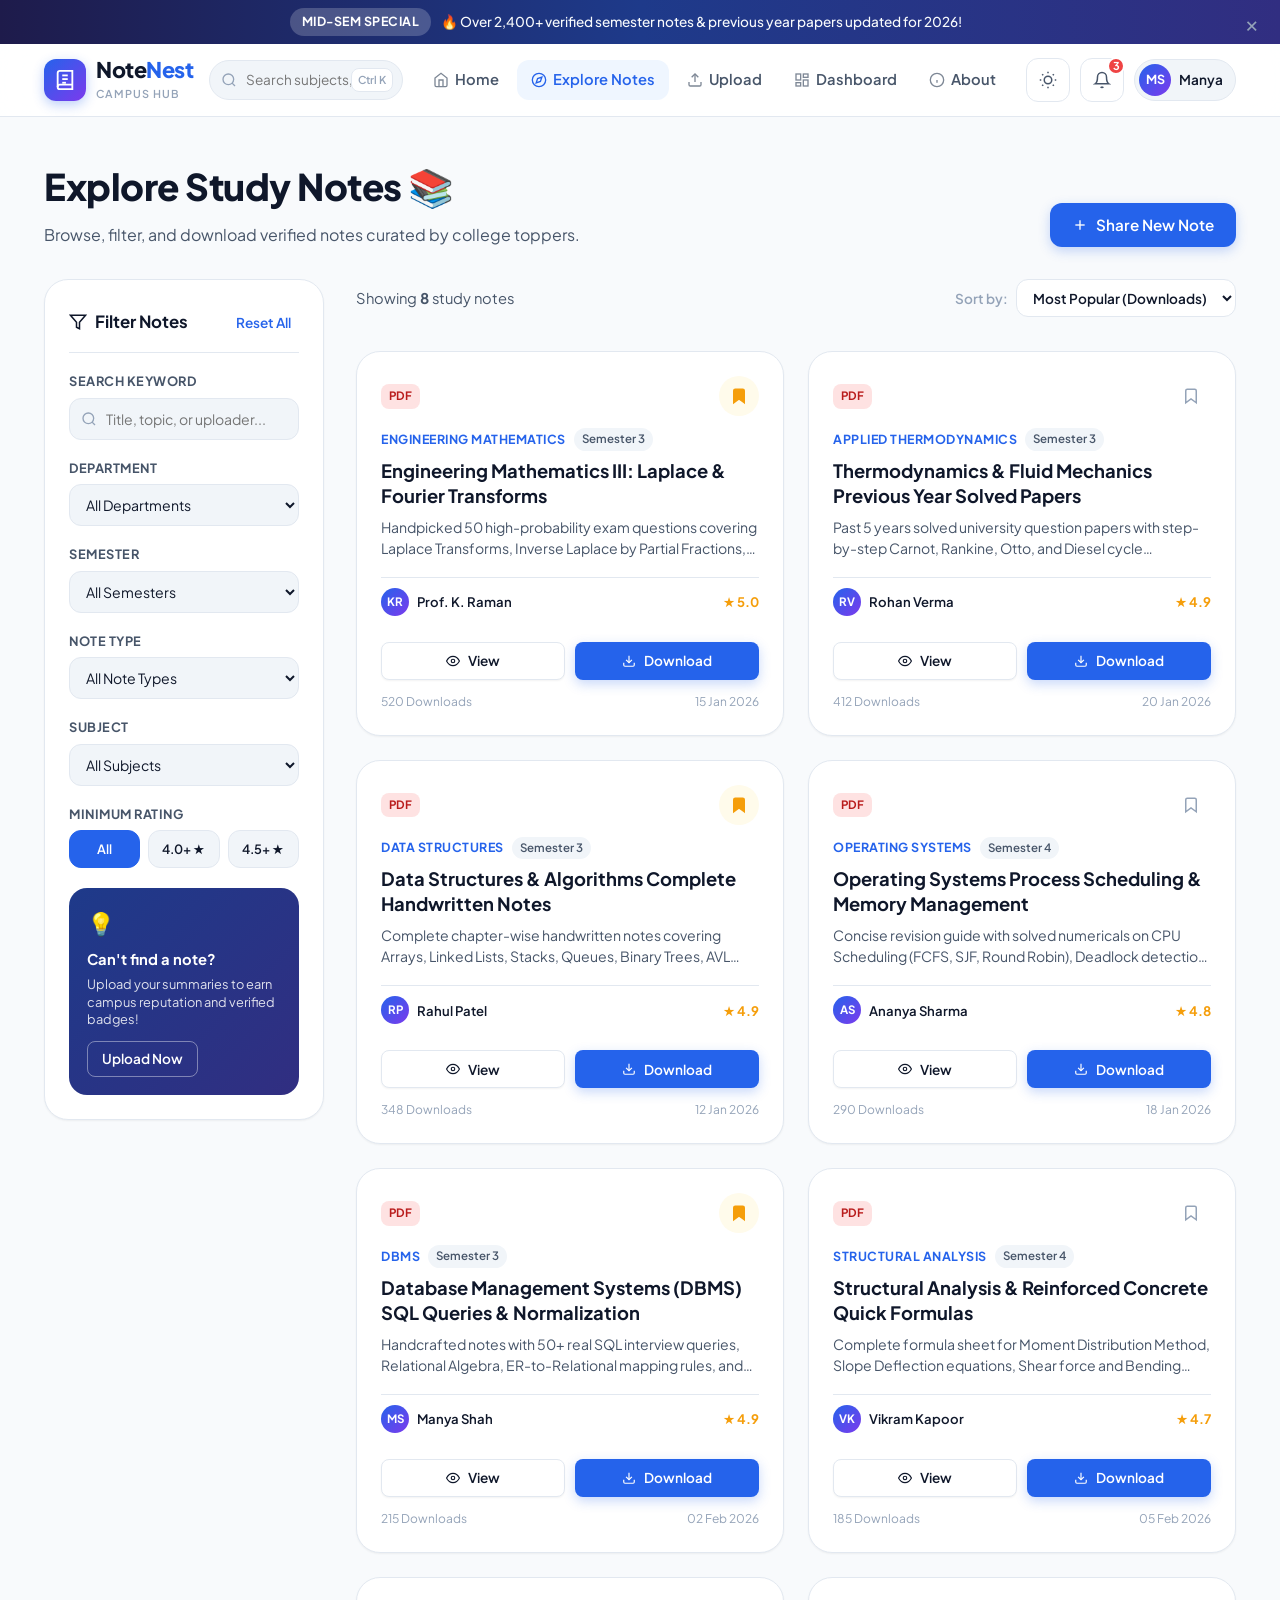
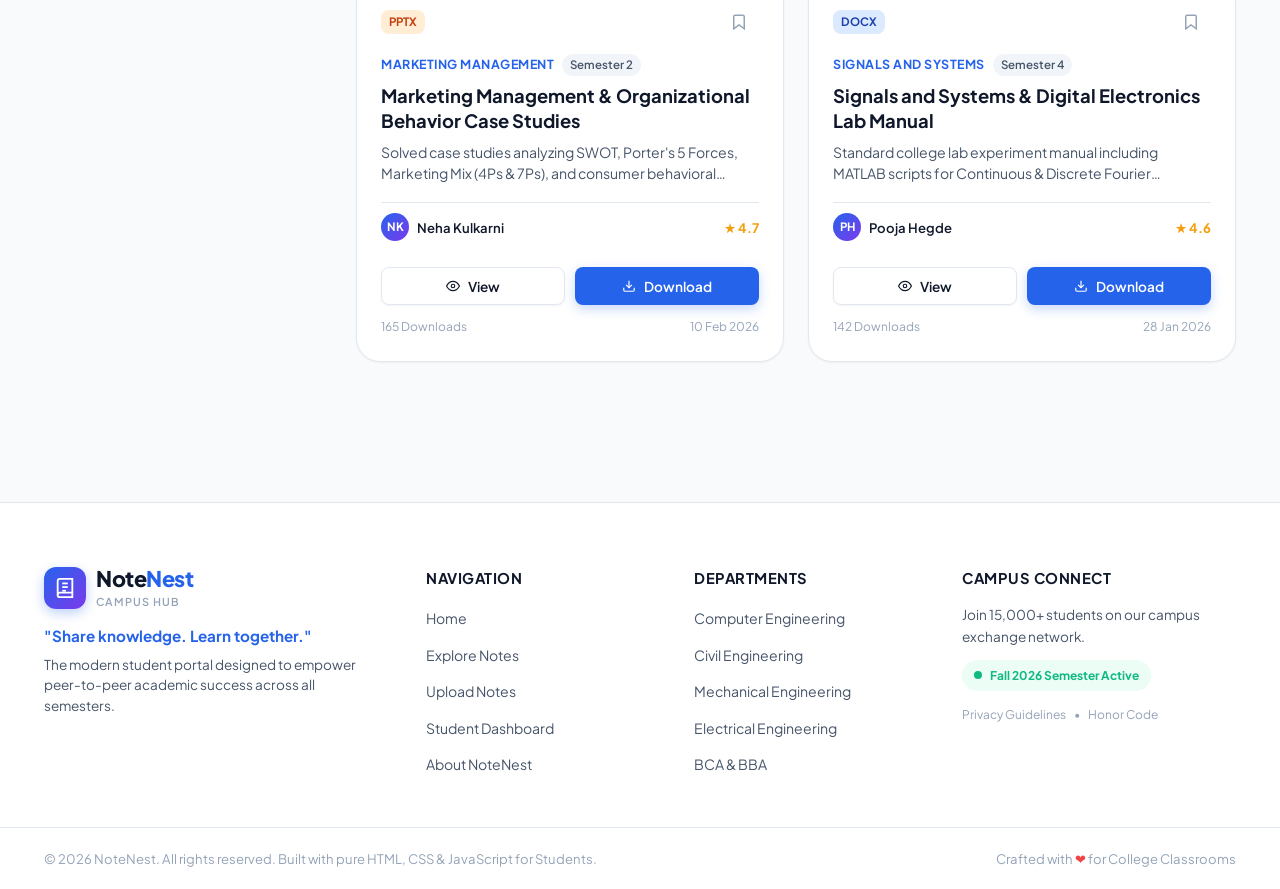
<file: explore.html>
<!DOCTYPE html>
<html lang="en" data-theme="light">
<head>
  <meta charset="UTF-8">
  <meta name="viewport" content="width=device-width, initial-scale=1.0">
  <title>Explore Study Notes - NoteNest</title>
  <meta name="description" content="Browse, filter, and download verified college notes, lecture slides, and question banks.">
  <link rel="stylesheet" href="style.css">
  <link rel="preconnect" href="https://fonts.googleapis.com">
  <link rel="preconnect" href="https://fonts.gstatic.com" crossorigin>
  <link href="https://fonts.googleapis.com/css2?family=Plus+Jakarta+Sans:wght@400;500;600;700;800&display=swap" rel="stylesheet">
</head>
<body data-page="explore">

  <!-- App Wrapper -->
  <div id="app" class="app-wrapper">

    <!-- Top Announcement Banner -->
    <aside class="top-announcement" aria-label="Announcement">
      <div class="announcement-content">
        <span class="badge-pill">Mid-Sem Special</span>
        <span>🔥 Over 2,400+ verified semester notes & previous year papers updated for 2026!</span>
      </div>
      <button class="banner-close-btn" id="bannerCloseBtn" title="Close banner" aria-label="Close banner">&times;</button>
    </aside>

    <!-- Navigation Bar -->
    <header class="navbar" id="navbar">
      <div class="nav-container">
        <!-- Brand Logo -->
        <a href="index.html" class="brand-logo">
          <div class="logo-icon-wrap">
            <svg class="logo-svg" viewBox="0 0 24 24" fill="none" stroke="currentColor" stroke-width="2">
              <path d="M4 19.5A2.5 2.5 0 0 1 6.5 17H20"></path>
              <path d="M6.5 2H20v20H6.5A2.5 2.5 0 0 1 4 19.5v-15A2.5 2.5 0 0 1 6.5 2z"></path>
              <path d="M9 7h6"></path>
              <path d="M9 11h6"></path>
              <path d="M9 15h4"></path>
            </svg>
          </div>
          <div class="brand-text">
            <span class="brand-name">Note<span>Nest</span></span>
            <span class="brand-sub">Campus Hub</span>
          </div>
        </a>

        <!-- Global Search Bar in Header -->
        <form class="header-search-bar" id="headerSearchForm" action="explore.html" method="GET">
          <svg class="search-icon" viewBox="0 0 24 24" fill="none" stroke="currentColor" stroke-width="2">
            <circle cx="11" cy="11" r="8"></circle>
            <line x1="21" y1="21" x2="16.65" y2="16.65"></line>
          </svg>
          <input type="text" name="search" id="quickSearchInput" placeholder="Search subjects, notes, topics (Ctrl + K)..." autocomplete="off">
          <kbd class="search-kbd">Ctrl K</kbd>
        </form>

        <!-- Desktop Navigation Links -->
        <nav class="nav-menu" id="navMenu">
          <a href="index.html" class="nav-link">
            <svg viewBox="0 0 24 24" fill="none" stroke="currentColor" stroke-width="2"><path d="M3 9l9-7 9 7v11a2 2 0 0 1-2 2H5a2 2 0 0 1-2-2z"></path><polyline points="9 22 9 12 15 12 15 22"></polyline></svg>
            Home
          </a>
          <a href="explore.html" class="nav-link active">
            <svg viewBox="0 0 24 24" fill="none" stroke="currentColor" stroke-width="2"><circle cx="12" cy="12" r="10"></circle><polygon points="16.24 7.76 14.12 14.12 7.76 16.24 9.88 9.88 16.24 7.76"></polygon></svg>
            Explore Notes
          </a>
          <a href="upload.html" class="nav-link">
            <svg viewBox="0 0 24 24" fill="none" stroke="currentColor" stroke-width="2"><path d="M21 15v4a2 2 0 0 1-2 2H5a2 2 0 0 1-2-2v-4"></path><polyline points="17 8 12 3 7 8"></polyline><line x1="12" y1="3" x2="12" y2="15"></line></svg>
            Upload
          </a>
          <a href="dashboard.html" class="nav-link">
            <svg viewBox="0 0 24 24" fill="none" stroke="currentColor" stroke-width="2"><rect x="3" y="3" width="7" height="9"></rect><rect x="14" y="3" width="7" height="5"></rect><rect x="14" y="12" width="7" height="9"></rect><rect x="3" y="16" width="7" height="5"></rect></svg>
            Dashboard
          </a>
          <a href="about.html" class="nav-link">
            <svg viewBox="0 0 24 24" fill="none" stroke="currentColor" stroke-width="2"><circle cx="12" cy="12" r="10"></circle><line x1="12" y1="16" x2="12" y2="12"></line><line x1="12" y1="8" x2="12.01" y2="8"></line></svg>
            About
          </a>
        </nav>

        <!-- Navbar Actions (Theme, Notifications, Auth/Profile) -->
        <div class="nav-actions">
          <button class="icon-btn theme-toggle" id="themeToggleBtn" title="Switch Theme" aria-label="Switch Theme">
            <svg class="sun-icon" viewBox="0 0 24 24" fill="none" stroke="currentColor" stroke-width="2">
              <circle cx="12" cy="12" r="5"></circle>
              <line x1="12" y1="1" x2="12" y2="3"></line>
              <line x1="12" y1="21" x2="12" y2="23"></line>
              <line x1="4.22" y1="4.22" x2="5.64" y2="5.64"></line>
              <line x1="18.36" y1="18.36" x2="19.78" y2="19.78"></line>
              <line x1="1" y1="12" x2="3" y2="12"></line>
              <line x1="21" y1="12" x2="23" y2="12"></line>
              <line x1="4.22" y1="19.78" x2="5.64" y2="18.36"></line>
              <line x1="18.36" y1="5.64" x2="19.78" y2="4.22"></line>
            </svg>
            <svg class="moon-icon" viewBox="0 0 24 24" fill="none" stroke="currentColor" stroke-width="2">
              <path d="M21 12.79A9 9 0 1 1 11.21 3 7 7 0 0 0 21 12.79z"></path>
            </svg>
          </button>

          <div class="dropdown-wrapper">
            <button class="icon-btn notif-btn" id="notifBtn" title="Notifications" aria-label="Notifications">
              <svg viewBox="0 0 24 24" fill="none" stroke="currentColor" stroke-width="2">
                <path d="M18 8A6 6 0 0 0 6 8c0 7-3 9-3 9h18s-3-2-3-9"></path>
                <path d="M13.73 21a2 2 0 0 1-3.46 0"></path>
              </svg>
              <span class="notif-badge" id="notifCount">3</span>
            </button>
            <div class="dropdown-menu notif-dropdown" id="notifDropdown">
              <div class="dropdown-header">
                <h4>Notifications</h4>
                <button class="text-btn" id="markAllReadBtn">Clear All</button>
              </div>
              <ul class="notif-list" id="notifList"></ul>
            </div>
          </div>

          <div class="user-auth-slot" id="userAuthSlot"></div>

          <button class="hamburger-btn" id="hamburgerBtn" aria-label="Toggle navigation menu">
            <span></span>
            <span></span>
            <span></span>
          </button>
        </div>
      </div>

      <!-- Mobile Navigation Drawer -->
      <div class="mobile-drawer" id="mobileDrawer">
        <div class="mobile-drawer-header">
          <div class="brand-name">Note<span>Nest</span></div>
          <button class="close-drawer-btn" id="closeDrawerBtn">&times;</button>
        </div>
        <div class="mobile-nav-links">
          <a href="index.html" class="mobile-nav-item">
            <svg viewBox="0 0 24 24" fill="none" stroke="currentColor" stroke-width="2"><path d="M3 9l9-7 9 7v11a2 2 0 0 1-2 2H5a2 2 0 0 1-2-2z"></path></svg>
            Home
          </a>
          <a href="explore.html" class="mobile-nav-item active">
            <svg viewBox="0 0 24 24" fill="none" stroke="currentColor" stroke-width="2"><circle cx="12" cy="12" r="10"></circle><polygon points="16.24 7.76 14.12 14.12 7.76 16.24 9.88 9.88 16.24 7.76"></polygon></svg>
            Explore Notes
          </a>
          <a href="upload.html" class="mobile-nav-item">
            <svg viewBox="0 0 24 24" fill="none" stroke="currentColor" stroke-width="2"><path d="M21 15v4a2 2 0 0 1-2 2H5a2 2 0 0 1-2-2v-4"></path><polyline points="17 8 12 3 7 8"></polyline><line x1="12" y1="3" x2="12" y2="15"></line></svg>
            Upload Notes
          </a>
          <a href="dashboard.html" class="mobile-nav-item">
            <svg viewBox="0 0 24 24" fill="none" stroke="currentColor" stroke-width="2"><rect x="3" y="3" width="7" height="9"></rect><rect x="14" y="3" width="7" height="5"></rect><rect x="14" y="12" width="7" height="9"></rect><rect x="3" y="16" width="7" height="5"></rect></svg>
            Dashboard
          </a>
          <a href="profile.html" class="mobile-nav-item">
            <svg viewBox="0 0 24 24" fill="none" stroke="currentColor" stroke-width="2"><path d="M20 21v-2a4 4 0 0 0-4-4H8a4 4 0 0 0-4 4v2"></path><circle cx="12" cy="7" r="4"></circle></svg>
            My Profile
          </a>
          <a href="about.html" class="mobile-nav-item">
            <svg viewBox="0 0 24 24" fill="none" stroke="currentColor" stroke-width="2"><circle cx="12" cy="12" r="10"></circle><line x1="12" y1="16" x2="12" y2="12"></line><line x1="12" y1="8" x2="12.01" y2="8"></line></svg>
            About NoteNest
          </a>
        </div>
        <div class="mobile-drawer-footer" id="mobileDrawerFooter"></div>
      </div>
    </header>

    <!-- Main Page Content: NOTES EXPLORER -->
    <main class="main-content">
      <div class="container explorer-container">
        
        <!-- Explorer Page Header -->
        <div class="explorer-header">
          <div>
            <h1 class="page-title">Explore Study Notes 📚</h1>
            <p class="page-subtitle">Browse, filter, and download verified notes curated by college toppers.</p>
          </div>
          
          <div class="explorer-quick-actions">
            <!-- Mobile Filter Trigger Button -->
            <button class="btn btn-outline mobile-filter-toggle" id="mobileFilterToggleBtn">
              <svg viewBox="0 0 24 24" width="16" height="16" fill="none" stroke="currentColor" stroke-width="2"><polygon points="22 3 2 3 10 12.46 10 19 14 21 14 12.46 22 3"></polygon></svg>
              <span>Filters</span>
              <span class="filter-count-badge" id="activeFilterBadge">0</span>
            </button>

            <a href="upload.html" class="btn btn-primary">
              <svg viewBox="0 0 24 24" width="16" height="16" fill="none" stroke="currentColor" stroke-width="2"><line x1="12" y1="5" x2="12" y2="19"></line><line x1="5" y1="12" x2="19" y2="12"></line></svg>
              Share New Note
            </a>
          </div>
        </div>

        <!-- Main Split Explorer Layout -->
        <div class="explorer-layout">
          
          <!-- LEFT: Filter Sidebar -->
          <aside class="filter-sidebar" id="filterSidebar">
            <div class="filter-sidebar-header">
              <div class="filter-sidebar-title">
                <svg viewBox="0 0 24 24" width="18" height="18" fill="none" stroke="currentColor" stroke-width="2"><polygon points="22 3 2 3 10 12.46 10 19 14 21 14 12.46 22 3"></polygon></svg>
                <span>Filter Notes</span>
              </div>
              <button class="text-btn reset-filter-btn" id="resetFiltersBtn">Reset All</button>
              <button class="close-filter-mobile" id="closeFilterMobileBtn">&times;</button>
            </div>

            <!-- Search Keyword Filter -->
            <div class="filter-group">
              <label class="filter-label" for="filterSearch">Search Keyword</label>
              <div class="input-with-icon">
                <svg viewBox="0 0 24 24" fill="none" stroke="currentColor" stroke-width="2"><circle cx="11" cy="11" r="8"></circle><line x1="21" y1="21" x2="16.65" y2="16.65"></line></svg>
                <input type="text" id="filterSearch" placeholder="Title, topic, or uploader...">
              </div>
            </div>

            <!-- Department Filter -->
            <div class="filter-group">
              <label class="filter-label" for="filterDepartment">Department</label>
              <select id="filterDepartment" class="filter-select">
                <option value="all">All Departments</option>
                <option value="Computer Engineering">Computer Engineering</option>
                <option value="Civil Engineering">Civil Engineering</option>
                <option value="Mechanical Engineering">Mechanical Engineering</option>
                <option value="Electrical Engineering">Electrical Engineering</option>
                <option value="BCA">BCA</option>
                <option value="BBA">BBA</option>
                <option value="Mathematics">Mathematics</option>
              </select>
            </div>

            <!-- Semester Filter -->
            <div class="filter-group">
              <label class="filter-label" for="filterSemester">Semester</label>
              <select id="filterSemester" class="filter-select">
                <option value="all">All Semesters</option>
                <option value="Semester 1">Semester 1</option>
                <option value="Semester 2">Semester 2</option>
                <option value="Semester 3">Semester 3</option>
                <option value="Semester 4">Semester 4</option>
                <option value="Semester 5">Semester 5</option>
                <option value="Semester 6">Semester 6</option>
              </select>
            </div>

            <!-- Note Type Filter -->
            <div class="filter-group">
              <label class="filter-label" for="filterType">Note Type</label>
              <select id="filterType" class="filter-select">
                <option value="all">All Note Types</option>
                <option value="Lecture Notes">Lecture Notes</option>
                <option value="Important Questions">Important Questions</option>
                <option value="Lab Manual">Lab Manual</option>
                <option value="Assignment">Assignment</option>
                <option value="Previous Year Paper">Previous Year Paper</option>
                <option value="Cheat Sheet">Cheat Sheet</option>
              </select>
            </div>

            <!-- Subject Filter -->
            <div class="filter-group">
              <label class="filter-label" for="filterSubject">Subject</label>
              <select id="filterSubject" class="filter-select">
                <option value="all">All Subjects</option>
              </select>
            </div>

            <!-- Minimum Rating Filter -->
            <div class="filter-group">
              <label class="filter-label">Minimum Rating</label>
              <div class="rating-filter-options">
                <label class="radio-pill">
                  <input type="radio" name="minRating" value="0" checked>
                  <span>All</span>
                </label>
                <label class="radio-pill">
                  <input type="radio" name="minRating" value="4.0">
                  <span>4.0+ ★</span>
                </label>
                <label class="radio-pill">
                  <input type="radio" name="minRating" value="4.5">
                  <span>4.5+ ★</span>
                </label>
              </div>
            </div>

            <!-- Sidebar Promo -->
            <div class="sidebar-help-card">
              <div class="help-card-icon">💡</div>
              <strong>Can't find a note?</strong>
              <p>Upload your summaries to earn campus reputation and verified badges!</p>
              <a href="upload.html" class="btn btn-sm btn-outline-white">Upload Now</a>
            </div>

          </aside>

          <!-- RIGHT: Notes Main Grid Area -->
          <div class="explorer-main">
            
            <!-- Control bar -->
            <div class="explorer-controls-bar">
              <div class="results-count-wrapper">
                <span id="resultsCountText">Showing <strong>0</strong> study notes</span>
              </div>

              <div class="sort-wrapper">
                <label for="sortBySelect" class="sort-label">Sort by:</label>
                <select id="sortBySelect" class="sort-select">
                  <option value="popular">Most Popular (Downloads)</option>
                  <option value="rating">Highest Rated (Stars)</option>
                  <option value="newest">Newest First</option>
                  <option value="title">Title (A-Z)</option>
                </select>
              </div>
            </div>

            <!-- Active Filter Chips Strip -->
            <div class="active-chips-strip" id="activeChipsStrip"></div>

            <!-- Notes Grid Container -->
            <div class="notes-grid" id="explorerNotesGrid"></div>

            <!-- Empty State -->
            <div class="empty-state-card" id="explorerEmptyState" style="display: none;">
              <div class="empty-icon-wrap">📚</div>
              <h3>No notes found</h3>
              <p>Try changing your filters or search keywords to find what you're looking for.</p>
              <button class="btn btn-secondary" id="emptyStateResetBtn">Clear All Filters</button>
            </div>

          </div>

        </div>

      </div>
    </main>

    <!-- Footer -->
    <footer class="footer">
      <div class="container footer-container">
        <div class="footer-col footer-brand-col">
          <a href="index.html" class="brand-logo">
            <div class="logo-icon-wrap">
              <svg class="logo-svg" viewBox="0 0 24 24" fill="none" stroke="currentColor" stroke-width="2">
                <path d="M4 19.5A2.5 2.5 0 0 1 6.5 17H20"></path>
                <path d="M6.5 2H20v20H6.5A2.5 2.5 0 0 1 4 19.5v-15A2.5 2.5 0 0 1 6.5 2z"></path>
                <path d="M9 7h6"></path>
                <path d="M9 11h6"></path>
                <path d="M9 15h4"></path>
              </svg>
            </div>
            <div class="brand-text">
              <span class="brand-name">Note<span>Nest</span></span>
              <span class="brand-sub">Campus Hub</span>
            </div>
          </a>
          <p class="footer-tagline">"Share knowledge. Learn together."</p>
          <p class="footer-desc">The modern student portal designed to empower peer-to-peer academic success across all semesters.</p>
        </div>

        <div class="footer-col">
          <h4 class="footer-col-title">Navigation</h4>
          <ul class="footer-links">
            <li><a href="index.html">Home</a></li>
            <li><a href="explore.html">Explore Notes</a></li>
            <li><a href="upload.html">Upload Notes</a></li>
            <li><a href="dashboard.html">Student Dashboard</a></li>
            <li><a href="about.html">About NoteNest</a></li>
          </ul>
        </div>

        <div class="footer-col">
          <h4 class="footer-col-title">Departments</h4>
          <ul class="footer-links">
            <li><a href="explore.html?dept=Computer+Engineering">Computer Engineering</a></li>
            <li><a href="explore.html?dept=Civil+Engineering">Civil Engineering</a></li>
            <li><a href="explore.html?dept=Mechanical+Engineering">Mechanical Engineering</a></li>
            <li><a href="explore.html?dept=Electrical+Engineering">Electrical Engineering</a></li>
            <li><a href="explore.html?dept=BCA">BCA & BBA</a></li>
          </ul>
        </div>

        <div class="footer-col">
          <h4 class="footer-col-title">Campus Connect</h4>
          <p class="footer-subtext">Join 15,000+ students on our campus exchange network.</p>
          <div class="footer-badge-box">
            <span class="pulse-dot"></span>
            <span>Fall 2026 Semester Active</span>
          </div>
          <div class="footer-legal-links">
            <a href="about.html">Privacy Guidelines</a>
            <span>•</span>
            <a href="about.html">Honor Code</a>
          </div>
        </div>
      </div>

      <div class="footer-bottom">
        <div class="container footer-bottom-inner">
          <p>© 2026 NoteNest. All rights reserved. Built with pure HTML, CSS & JavaScript for Students.</p>
          <p class="footer-love">Crafted with <span>❤️</span> for College Classrooms</p>
        </div>
      </div>
    </footer>

  </div>

  <!-- Shared Note Details Modal -->
  <div class="modal-backdrop" id="noteDetailsModal" aria-hidden="true">
    <div class="modal-dialog modal-lg">
      <div class="modal-content">
        <div class="modal-header">
          <div class="modal-header-meta">
            <span class="pill-badge" id="modalNoteType">Lecture Notes</span>
            <span class="badge-dept" id="modalNoteDept">Computer Engineering</span>
          </div>
          <button class="modal-close-btn" id="closeNoteModalBtn" aria-label="Close modal">&times;</button>
        </div>
        <div class="modal-body">
          <div class="modal-note-hero">
            <h2 class="modal-note-title" id="modalNoteTitle">Data Structures Complete Notes</h2>
            <div class="modal-sub-details">
              <span id="modalNoteSubject">Subject: Data Structures</span>
              <span>•</span>
              <span id="modalNoteSem">Semester 3</span>
              <span>•</span>
              <span id="modalNoteDate">Uploaded: 12 Jan 2026</span>
            </div>
          </div>
          <div class="modal-meta-strip">
            <div class="modal-meta-item">
              <span class="m-label">Author / Uploader</span>
              <strong id="modalNoteUploader">Rahul Patel</strong>
            </div>
            <div class="modal-meta-item">
              <span class="m-label">Rating</span>
              <strong class="text-warning" id="modalNoteRating">★ 4.8 / 5.0</strong>
            </div>
            <div class="modal-meta-item">
              <span class="m-label">Downloads</span>
              <strong id="modalNoteDownloads">125</strong>
            </div>
            <div class="modal-meta-item">
              <span class="m-label">File Type / Size</span>
              <strong id="modalNoteSize">PDF • 4.2 MB</strong>
            </div>
          </div>
          <div class="modal-section">
            <h4 class="modal-section-title">Description & Scope</h4>
            <p class="modal-description-text" id="modalNoteDesc"></p>
          </div>
          <div class="modal-section">
            <h4 class="modal-section-title">Key Topics & Tags</h4>
            <div class="tags-cloud" id="modalNoteTags"></div>
          </div>
          <div class="modal-section preview-canvas-box">
            <div class="preview-canvas-header">
              <div class="preview-doc-title">
                <svg viewBox="0 0 24 24" width="16" height="16" fill="none" stroke="currentColor" stroke-width="2"><path d="M14 2H6a2 2 0 0 0-2 2v16a2 2 0 0 0 2 2h12a2 2 0 0 0 2-2V8z"></path><polyline points="14 2 14 8 20 8"></polyline><line x1="16" y1="13" x2="8" y2="13"></line><line x1="16" y1="17" x2="8" y2="17"></line><polyline points="10 9 9 9 8 9"></polyline></svg>
                <span>Document Live Preview (Page <span id="previewPageNum">1</span> of 18)</span>
              </div>
              <div class="preview-controls">
                <button class="preview-ctrl-btn" id="prevPageBtn" title="Previous Page">◀</button>
                <button class="preview-ctrl-btn" id="nextPageBtn" title="Next Page">▶</button>
              </div>
            </div>
            <div class="preview-sheet" id="previewSheet">
              <div class="preview-sheet-watermark">NoteNest Verified</div>
              <div class="preview-sheet-header">
                <div class="ps-sub" id="previewSheetSubject">DATA STRUCTURES & ALGORITHMS</div>
                <div class="ps-unit" id="previewSheetUnit">UNIT 1: ARRAYS, STACKS & QUEUES</div>
              </div>
              <hr class="ps-divider">
              <div class="preview-sheet-body" id="previewSheetContent"></div>
              <div class="preview-sheet-footer">
                <span>Page <span id="previewFooterPage">1</span></span>
                <span>NoteNest Student Network</span>
              </div>
            </div>
          </div>
        </div>
        <div class="modal-footer">
          <button class="btn btn-outline" id="modalBookmarkBtn">
            <svg class="heart-icon" viewBox="0 0 24 24" width="16" height="16" fill="none" stroke="currentColor" stroke-width="2"><path d="M19 21l-7-5-7 5V5a2 2 0 0 1 2-2h10a2 2 0 0 1 2 2z"></path></svg>
            <span id="modalBookmarkBtnText">Bookmark</span>
          </button>
          <div class="modal-footer-right">
            <button class="btn btn-secondary" id="modalCloseBtn2">Close</button>
            <button class="btn btn-primary" id="modalDownloadBtn">
              <svg viewBox="0 0 24 24" width="16" height="16" fill="none" stroke="currentColor" stroke-width="2"><path d="M21 15v4a2 2 0 0 1-2 2H5a2 2 0 0 1-2-2v-4"></path><polyline points="7 10 12 15 17 10"></polyline><line x1="12" y1="15" x2="12" y2="3"></line></svg>
              <span>Download Note (PDF)</span>
            </button>
          </div>
        </div>
      </div>
    </div>
  </div>

  <!-- Shared Auth Modal -->
  <div class="modal-backdrop" id="authModal" aria-hidden="true">
    <div class="modal-dialog modal-md">
      <div class="modal-content">
        <div class="modal-header">
          <div class="auth-modal-tabs">
            <button class="auth-tab-toggle active" id="authTabLogin" data-auth-pane="login">Sign In</button>
            <button class="auth-tab-toggle" id="authTabSignup" data-auth-pane="signup">Create Account</button>
          </div>
          <button class="modal-close-btn" id="closeAuthModalBtn" aria-label="Close modal">&times;</button>
        </div>
        <div class="modal-body auth-modal-body">
          <div class="auth-pane active" id="authPaneLogin">
            <div class="auth-welcome">
              <h3>Welcome Back! 👋</h3>
              <p>Sign in to sync your bookmarks, downloads, and upload history.</p>
            </div>
            <div class="demo-quick-login">
              <span>💡 College Demo:</span>
              <button type="button" class="btn-micro" id="demoStudentLoginBtn">Auto-fill Student Account</button>
            </div>
            <form id="loginForm">
              <div class="form-group">
                <label for="loginEmail">Email Address</label>
                <input type="email" id="loginEmail" placeholder="student@college.edu" required>
              </div>
              <div class="form-group">
                <label for="loginPassword">Password</label>
                <input type="password" id="loginPassword" placeholder="••••••••" required>
              </div>
              <button type="submit" class="btn btn-primary btn-block">Sign In</button>
            </form>
          </div>
          <div class="auth-pane" id="authPaneSignup">
            <div class="auth-welcome">
              <h3>Join NoteNest 🎓</h3>
              <p>Access thousands of study notes uploaded by your university peers.</p>
            </div>
            <form id="signupForm">
              <div class="form-group">
                <label for="signupName">Full Name</label>
                <input type="text" id="signupName" placeholder="e.g. Manya Shah" required>
              </div>
              <div class="form-group">
                <label for="signupEmail">College Email</label>
                <input type="email" id="signupEmail" placeholder="e.g. siddharth@college.edu" required>
              </div>
              <div class="form-row-2">
                <div class="form-group">
                  <label for="signupDept">Department</label>
                  <select id="signupDept" required>
                    <option value="Computer Engineering">Computer Engineering</option>
                    <option value="Civil Engineering">Civil Engineering</option>
                    <option value="Mechanical Engineering">Mechanical Engineering</option>
                    <option value="Electrical Engineering">Electrical Engineering</option>
                    <option value="BCA">BCA</option>
                    <option value="BBA">BBA</option>
                    <option value="Mathematics">Mathematics</option>
                  </select>
                </div>
                <div class="form-group">
                  <label for="signupSem">Semester</label>
                  <select id="signupSem" required>
                    <option value="Semester 1">Semester 1</option>
                    <option value="Semester 2">Semester 2</option>
                    <option value="Semester 3">Semester 3</option>
                    <option value="Semester 4" selected>Semester 4</option>
                    <option value="Semester 5">Semester 5</option>
                    <option value="Semester 6">Semester 6</option>
                  </select>
                </div>
              </div>
              <div class="form-group">
                <label for="signupPassword">Create Password</label>
                <input type="password" id="signupPassword" placeholder="At least 6 characters" required>
              </div>
              <button type="submit" class="btn btn-primary btn-block">Create Student Profile</button>
            </form>
          </div>
        </div>
      </div>
    </div>
  </div>

  <!-- Toast Container -->
  <div class="toast-container" id="toastContainer" aria-live="polite"></div>

  <script src="common.js"></script>
  <script src="explore.js"></script>
</body>
</html>
</file>
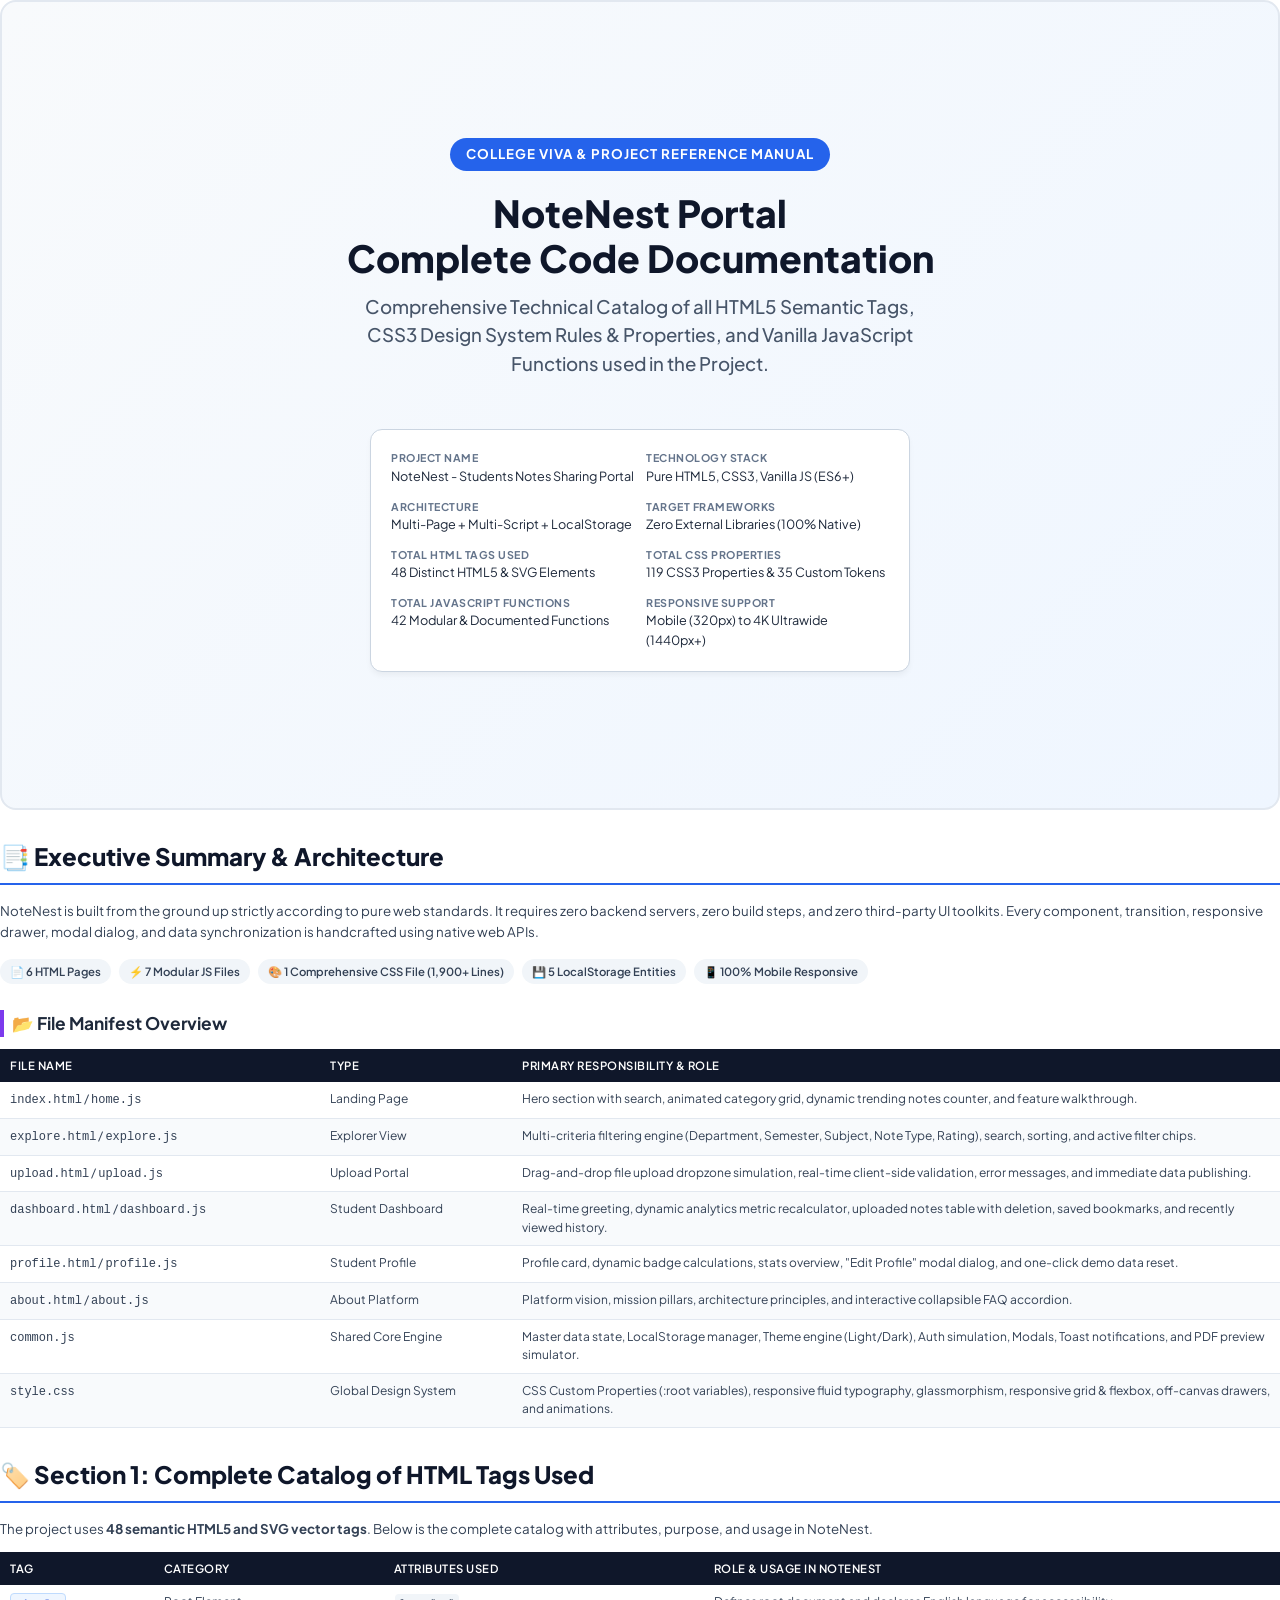
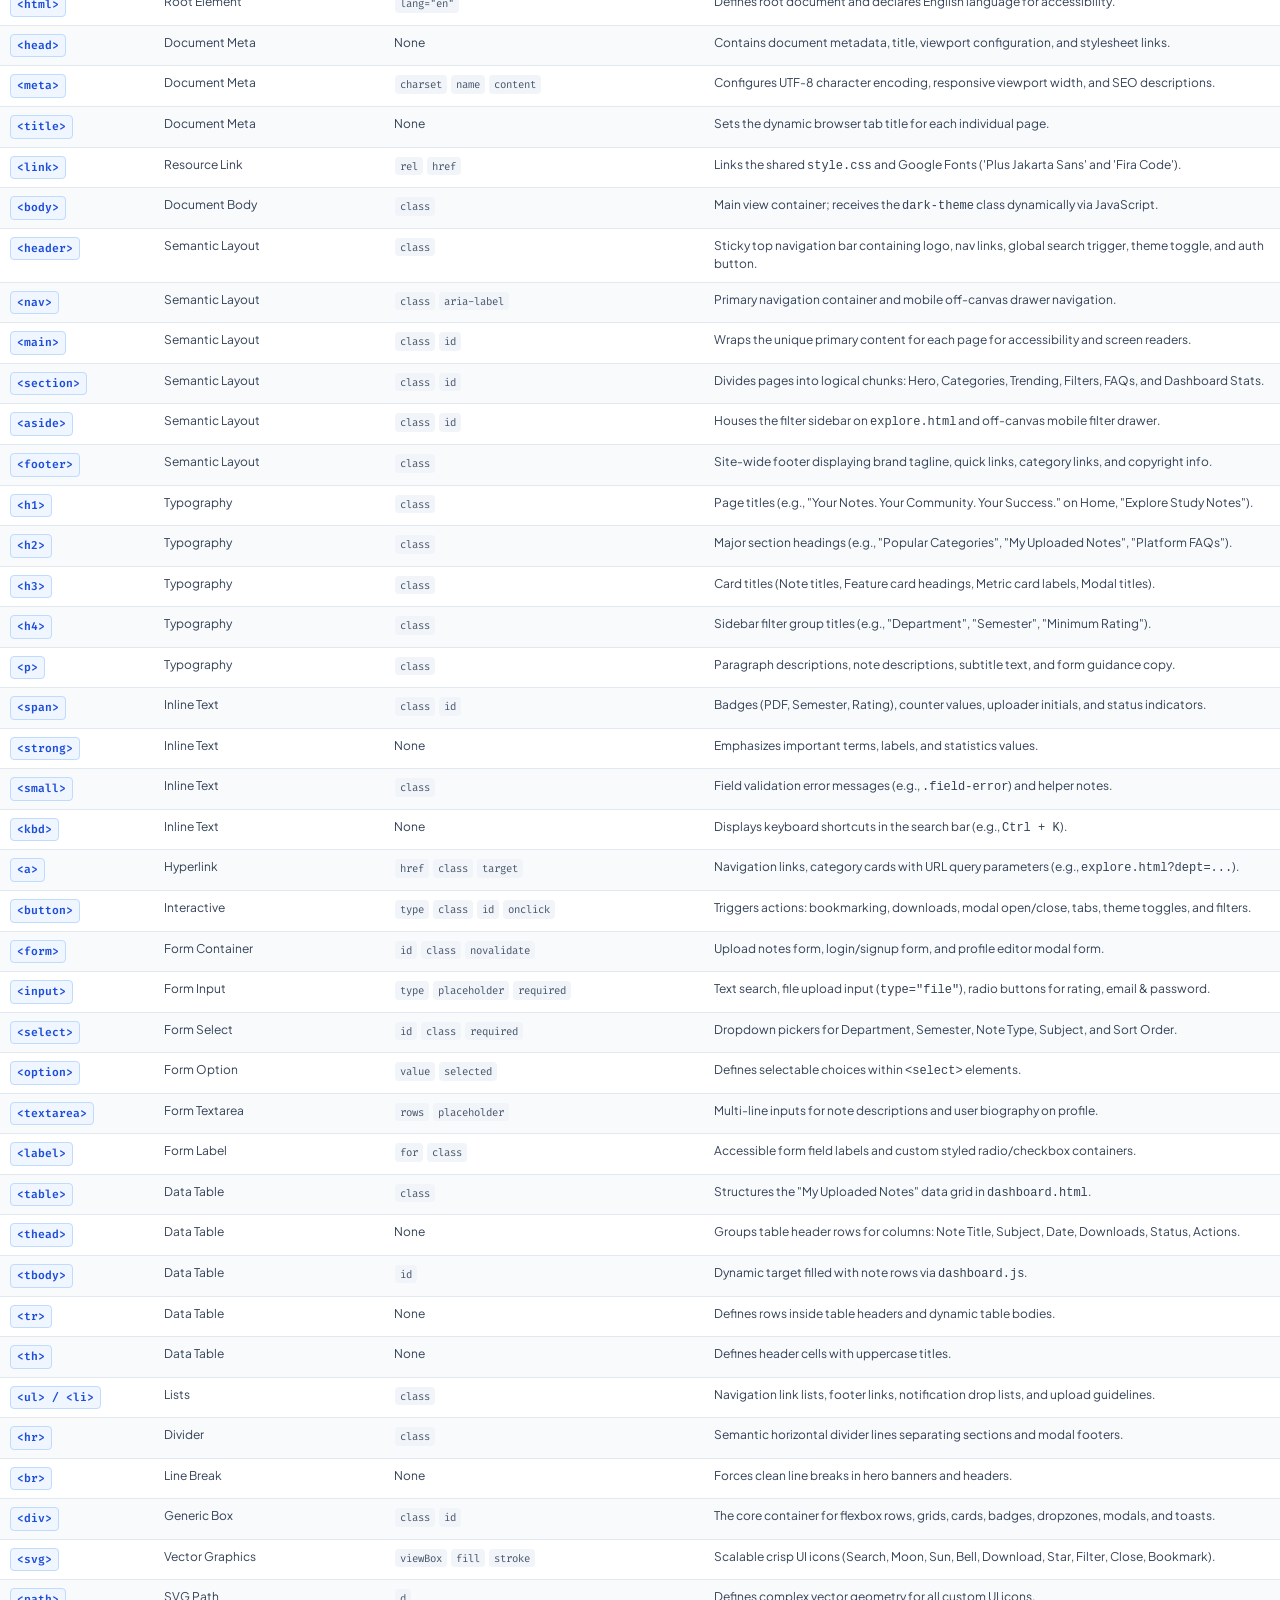
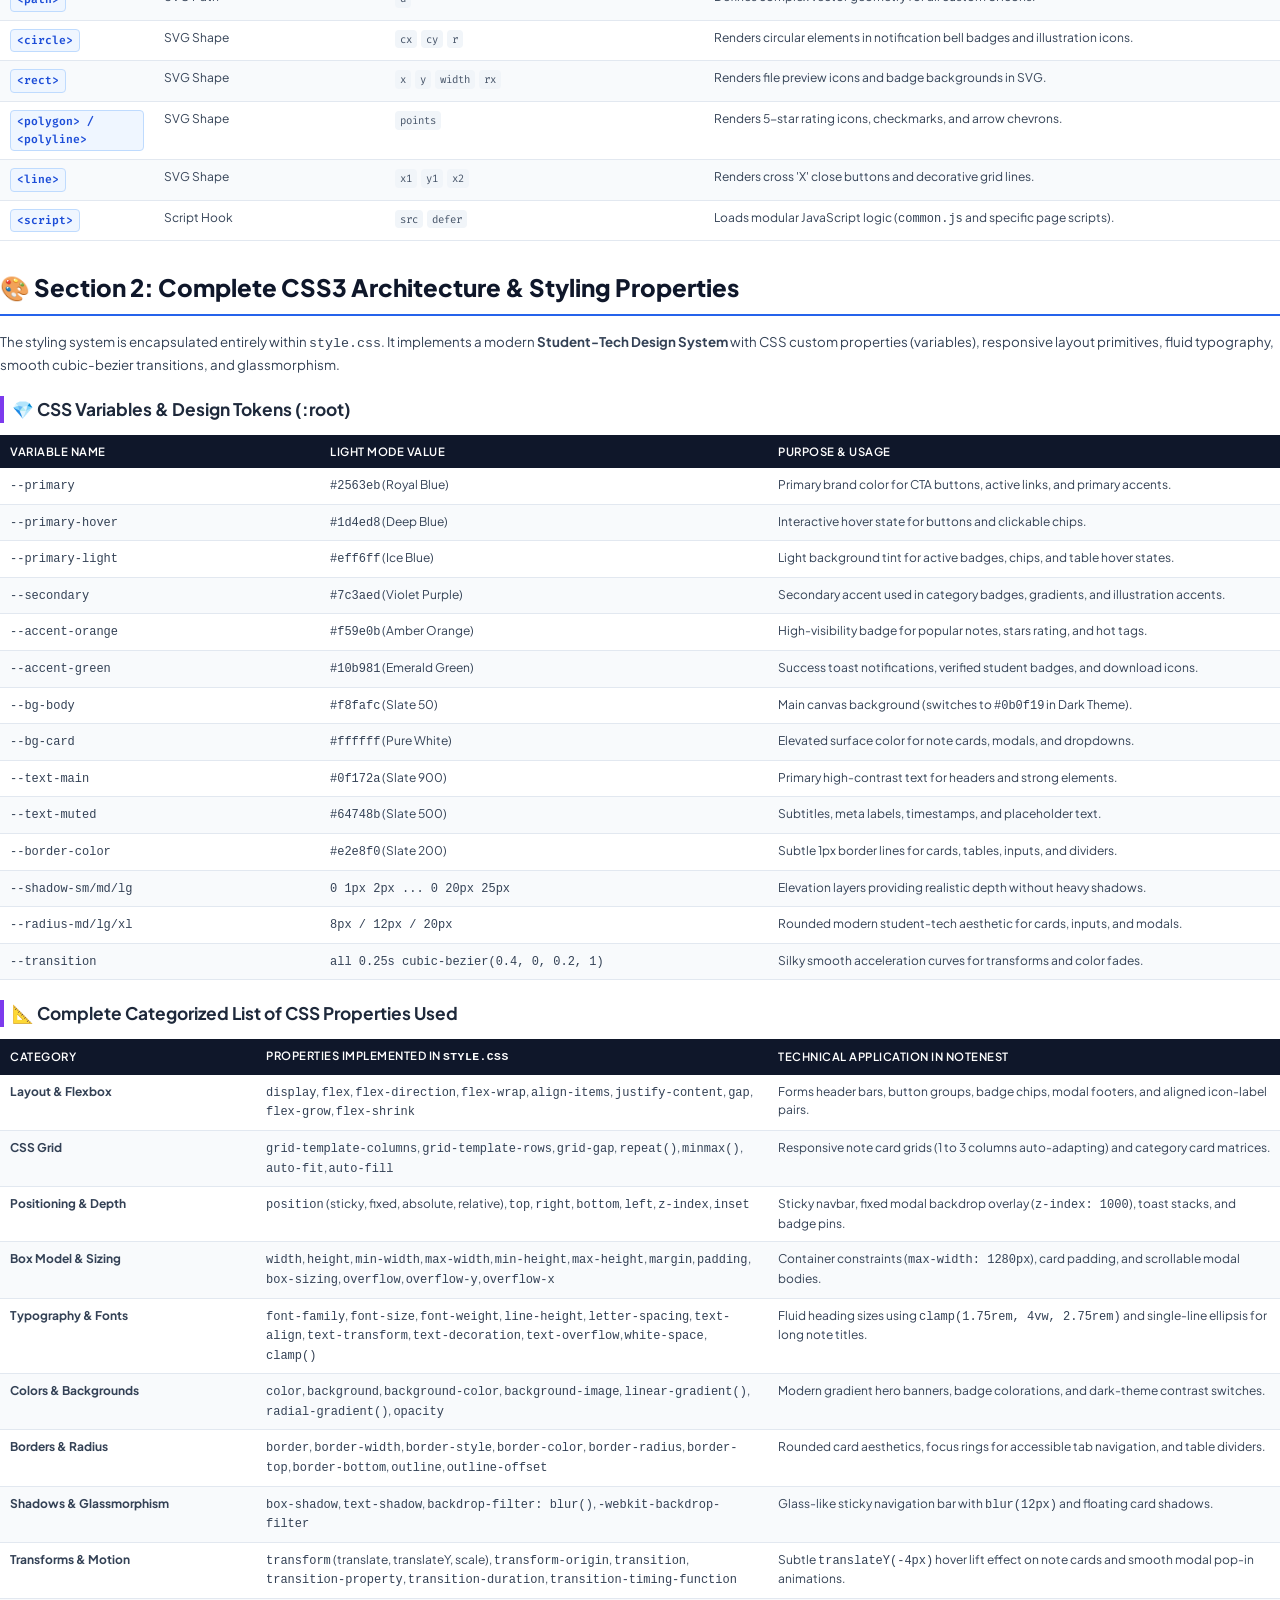
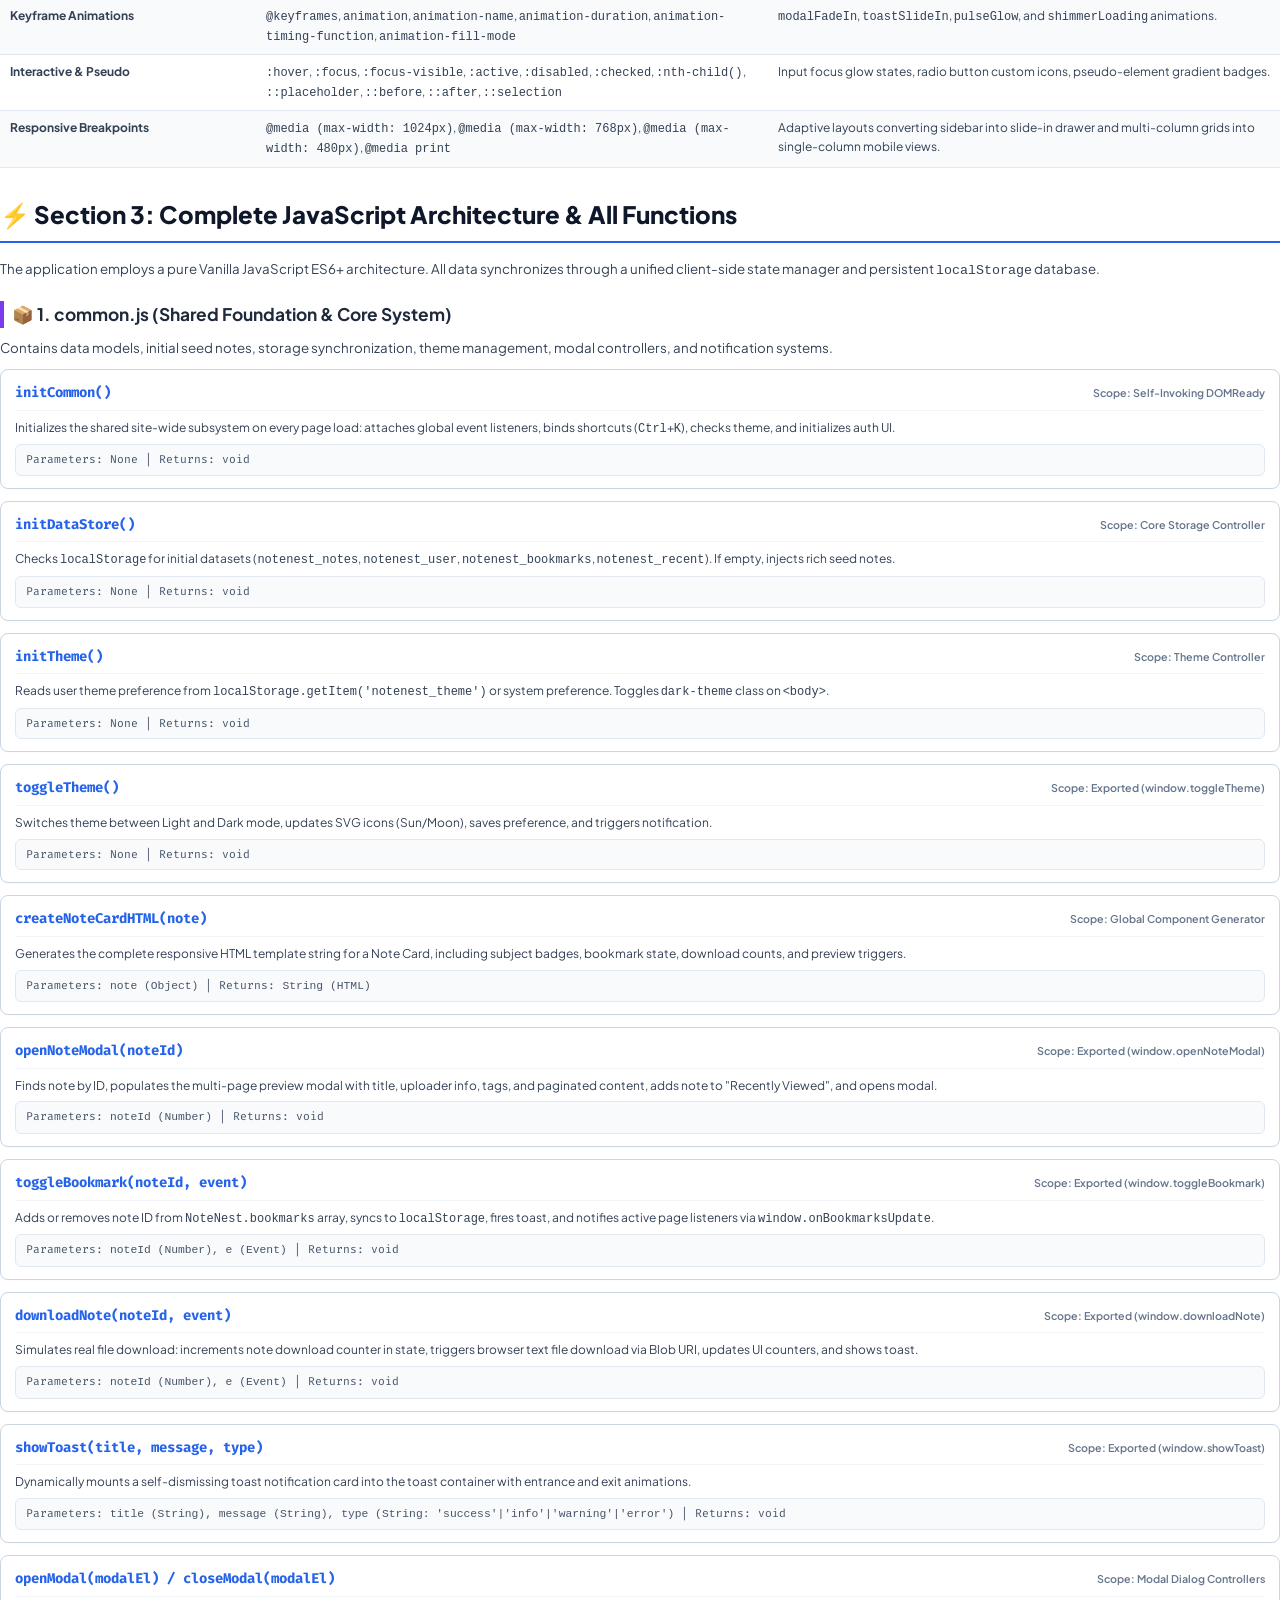
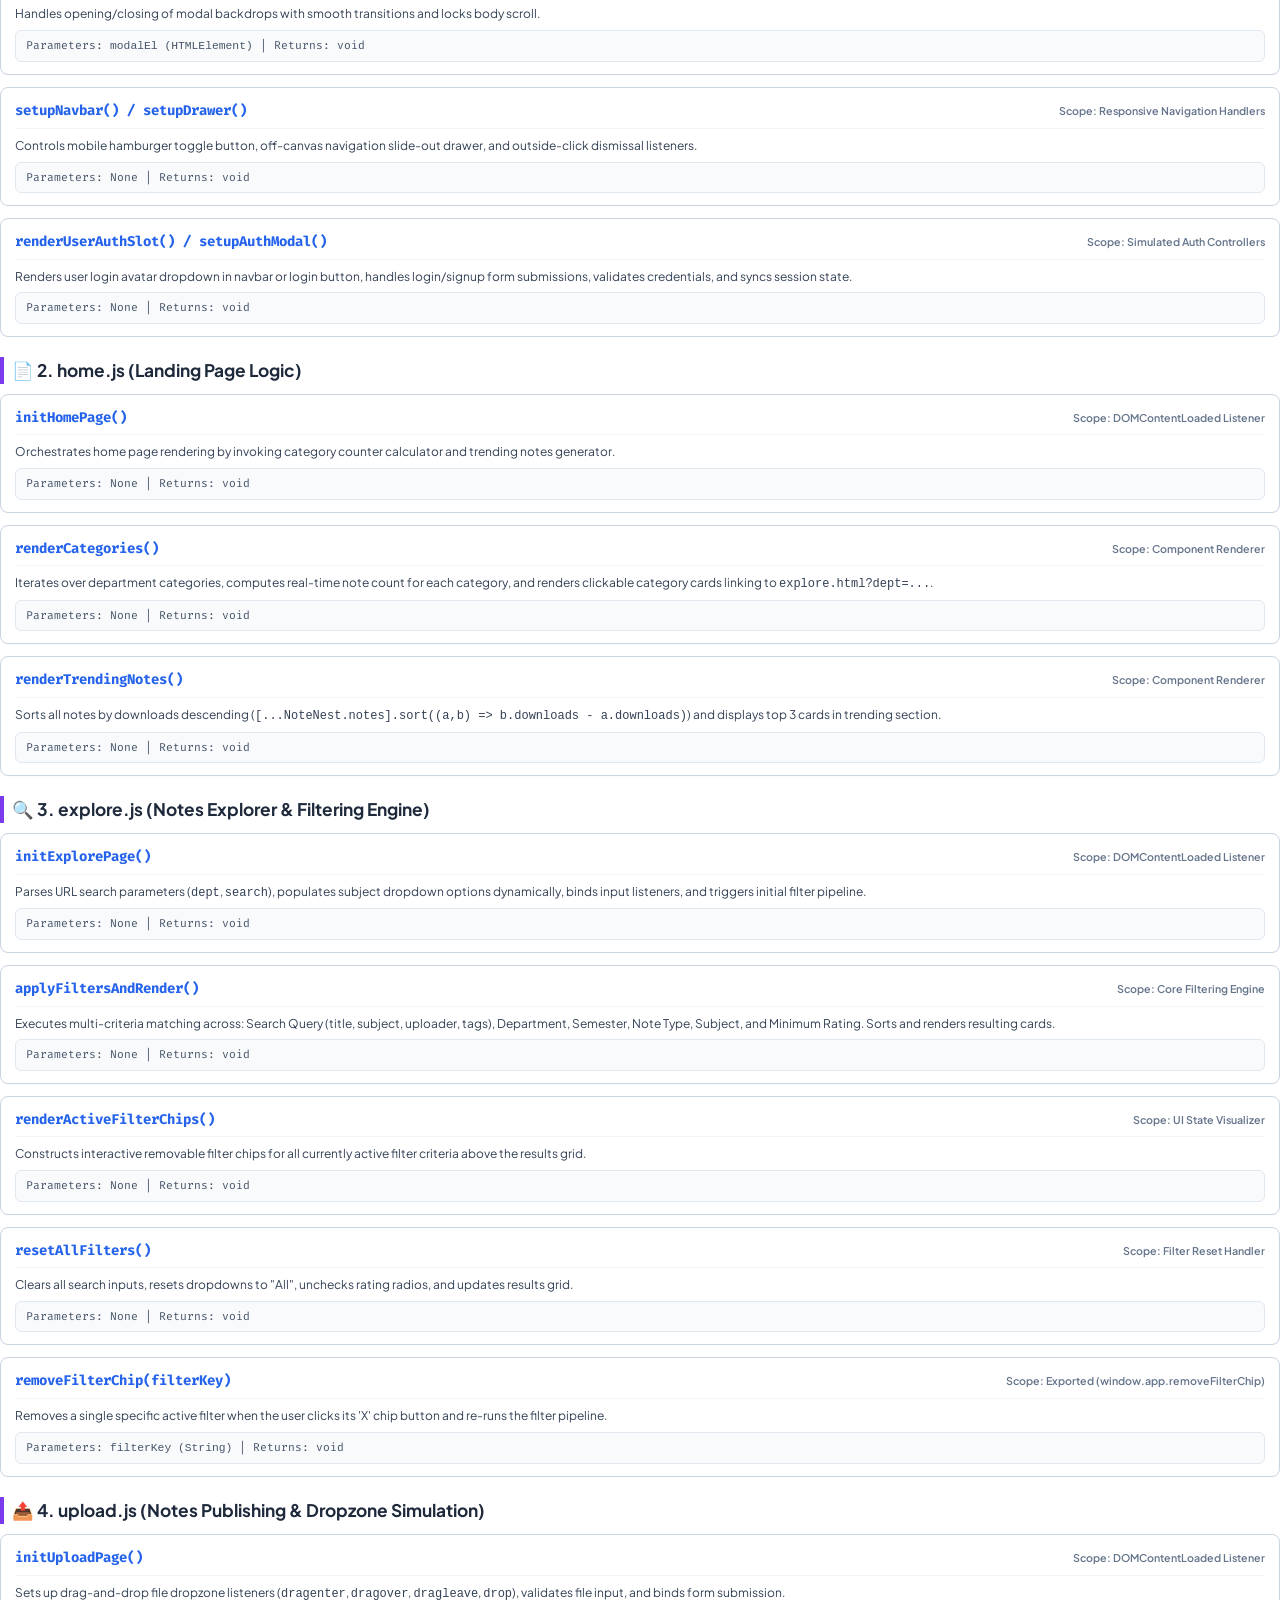
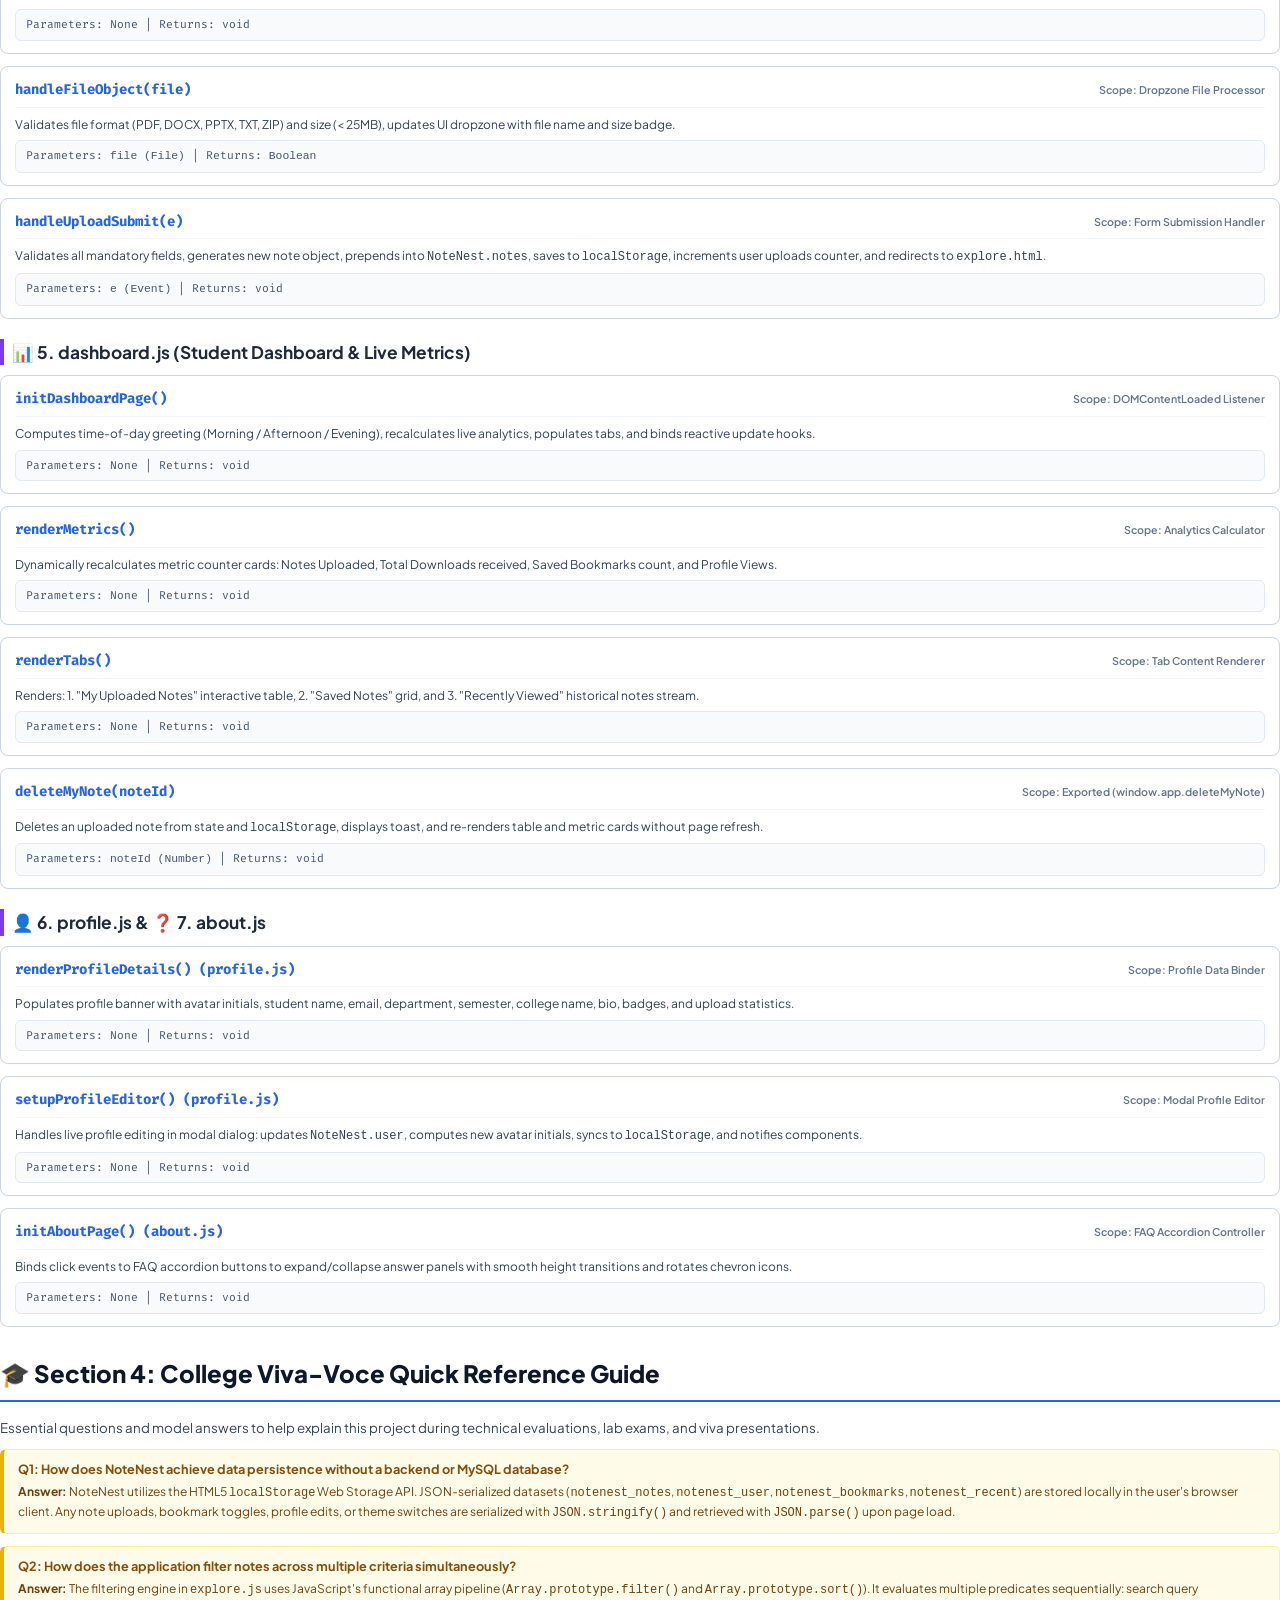
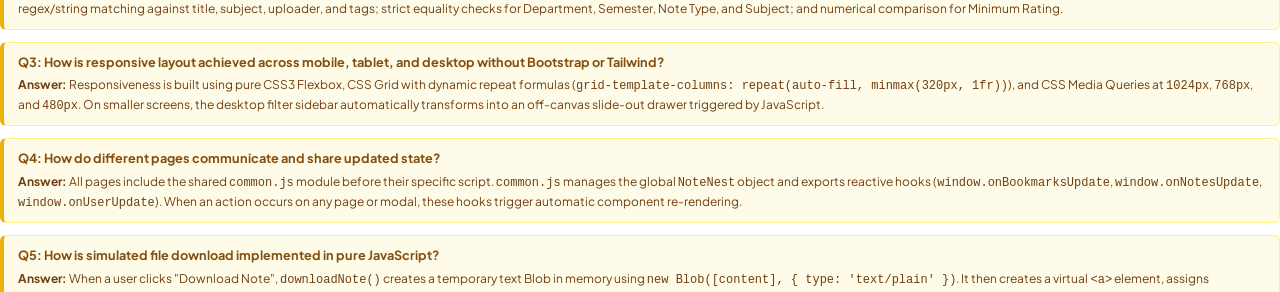
<file: NoteNest_Documentation.html>
<!DOCTYPE html>
<html lang="en">
<head>
  <meta charset="UTF-8">
  <title>NoteNest - Full Technical Reference Manual (HTML, CSS & JS)</title>
  <style>
    @import url('https://fonts.googleapis.com/css2?family=Plus+Jakarta+Sans:wght@400;500;600;700;800&family=Fira+Code:wght@400;500;600&display=swap');

    @page {
      size: A4 portrait;
      margin: 18mm 14mm 18mm 14mm;
      @bottom-right {
        content: counter(page);
      }
    }

    * {
      box-sizing: border-box;
      margin: 0;
      padding: 0;
    }

    body {
      font-family: 'Plus Jakarta Sans', -apple-system, BlinkMacSystemFont, 'Segoe UI', Roboto, sans-serif;
      color: #1e293b;
      background: #ffffff;
      line-height: 1.55;
      font-size: 11pt;
      -webkit-print-color-adjust: exact !important;
      print-color-adjust: exact !important;
    }

    .cover-page {
      page-break-after: always;
      min-height: 90vh;
      display: flex;
      flex-direction: column;
      justify-content: center;
      align-items: center;
      text-align: center;
      padding: 40px 20px;
      border: 2px solid #e2e8f0;
      border-radius: 16px;
      background: linear-gradient(135deg, #f8fafc 0%, #eff6ff 100%);
      margin-bottom: 20px;
    }

    .cover-badge {
      display: inline-block;
      background: #2563eb;
      color: #ffffff;
      padding: 6px 16px;
      border-radius: 999px;
      font-size: 10pt;
      font-weight: 700;
      letter-spacing: 1px;
      text-transform: uppercase;
      margin-bottom: 20px;
    }

    .cover-title {
      font-size: 28pt;
      font-weight: 800;
      color: #0f172a;
      line-height: 1.2;
      margin-bottom: 12px;
    }

    .cover-subtitle {
      font-size: 14pt;
      color: #475569;
      font-weight: 500;
      max-width: 600px;
      margin-bottom: 30px;
    }

    .cover-meta-grid {
      display: grid;
      grid-template-columns: repeat(2, 1fr);
      gap: 12px;
      max-width: 540px;
      width: 100%;
      text-align: left;
      margin-top: 20px;
      background: #ffffff;
      padding: 20px;
      border-radius: 12px;
      border: 1px solid #cbd5e1;
      box-shadow: 0 4px 6px -1px rgba(0,0,0,0.05);
    }

    .cover-meta-item {
      font-size: 9.5pt;
    }
    .cover-meta-item strong {
      color: #1e293b;
      display: block;
      font-size: 8pt;
      text-transform: uppercase;
      letter-spacing: 0.5px;
      color: #64748b;
    }

    .page-break {
      page-break-before: always;
    }

    .avoid-break {
      page-break-inside: avoid;
    }

    h1.section-header {
      font-size: 18pt;
      font-weight: 800;
      color: #0f172a;
      padding-bottom: 8px;
      border-bottom: 2.5px solid #2563eb;
      margin-top: 28px;
      margin-bottom: 16px;
      display: flex;
      align-items: center;
      gap: 10px;
    }

    h2.sub-header {
      font-size: 13pt;
      font-weight: 700;
      color: #1e293b;
      margin-top: 20px;
      margin-bottom: 10px;
      border-left: 4px solid #7c3aed;
      padding-left: 8px;
    }

    h3.item-header {
      font-size: 11pt;
      font-weight: 700;
      color: #0f172a;
      margin-bottom: 4px;
    }

    p {
      margin-bottom: 10px;
      color: #334155;
      font-size: 10pt;
    }

    table {
      width: 100%;
      border-collapse: collapse;
      margin: 12px 0 20px 0;
      font-size: 9pt;
      page-break-inside: auto;
    }

    tr {
      page-break-inside: avoid;
      page-break-after: auto;
    }

    thead {
      display: table-header-group;
    }

    th {
      background: #0f172a;
      color: #ffffff;
      padding: 8px 10px;
      text-align: left;
      font-weight: 600;
      font-size: 8.5pt;
      text-transform: uppercase;
      letter-spacing: 0.5px;
    }

    td {
      padding: 8px 10px;
      border-bottom: 1px solid #e2e8f0;
      color: #334155;
      vertical-align: top;
    }

    tr:nth-child(even) td {
      background: #f8fafc;
    }

    .tag-badge {
      display: inline-block;
      font-family: 'Fira Code', monospace;
      font-size: 8.5pt;
      font-weight: 600;
      background: #eff6ff;
      color: #1d4ed8;
      padding: 2px 6px;
      border-radius: 4px;
      border: 1px solid #bfdbfe;
    }

    .attr-badge {
      display: inline-block;
      font-family: 'Fira Code', monospace;
      font-size: 8pt;
      background: #f1f5f9;
      color: #475569;
      padding: 1px 5px;
      border-radius: 4px;
      margin: 1px;
    }

    .file-badge {
      display: inline-block;
      font-size: 7.5pt;
      font-weight: 600;
      background: #f3e8ff;
      color: #6b21a8;
      padding: 1px 6px;
      border-radius: 4px;
      margin: 1px;
    }

    .fn-card {
      border: 1px solid #cbd5e1;
      border-radius: 8px;
      padding: 12px 14px;
      margin-bottom: 12px;
      background: #ffffff;
      page-break-inside: avoid;
      box-shadow: 0 1px 3px rgba(0,0,0,0.02);
    }

    .fn-header {
      display: flex;
      justify-content: space-between;
      align-items: baseline;
      border-bottom: 1px solid #f1f5f9;
      padding-bottom: 6px;
      margin-bottom: 8px;
    }

    .fn-name {
      font-family: 'Fira Code', monospace;
      font-size: 10.5pt;
      font-weight: 700;
      color: #2563eb;
    }

    .fn-meta {
      font-size: 8pt;
      color: #64748b;
      font-weight: 600;
    }

    .fn-desc {
      font-size: 9pt;
      color: #334155;
      margin-bottom: 6px;
    }

    .fn-params {
      font-size: 8.5pt;
      color: #475569;
      background: #f8fafc;
      padding: 6px 10px;
      border-radius: 6px;
      border: 1px solid #e2e8f0;
      font-family: 'Fira Code', monospace;
    }

    .code-snippet {
      font-family: 'Fira Code', monospace;
      font-size: 8pt;
      background: #0f172a;
      color: #e2e8f0;
      padding: 8px 12px;
      border-radius: 6px;
      margin: 6px 0;
      white-space: pre-wrap;
      word-break: break-word;
    }

    .stat-pill {
      display: inline-flex;
      align-items: center;
      gap: 6px;
      padding: 4px 10px;
      border-radius: 999px;
      background: #f1f5f9;
      font-size: 8.5pt;
      font-weight: 600;
      color: #334155;
      margin-right: 6px;
      margin-bottom: 6px;
    }

    .viva-box {
      background: #fefce8;
      border: 1px solid #fef08a;
      border-left: 4px solid #eab308;
      padding: 10px 14px;
      border-radius: 6px;
      margin-bottom: 12px;
      page-break-inside: avoid;
    }

    .viva-q {
      font-weight: 700;
      font-size: 9.5pt;
      color: #854d0e;
      margin-bottom: 4px;
    }

    .viva-a {
      font-size: 9pt;
      color: #713f12;
      margin-bottom: 0;
    }
  </style>
</head>
<body>

  <!-- COVER PAGE -->
  <div class="cover-page">
    <div class="cover-badge">College Viva & Project Reference Manual</div>
    <div class="cover-title">NoteNest Portal<br>Complete Code Documentation</div>
    <div class="cover-subtitle">Comprehensive Technical Catalog of all HTML5 Semantic Tags, CSS3 Design System Rules & Properties, and Vanilla JavaScript Functions used in the Project.</div>
    
    <div class="cover-meta-grid">
      <div class="cover-meta-item">
        <strong>Project Name</strong>
        NoteNest - Students Notes Sharing Portal
      </div>
      <div class="cover-meta-item">
        <strong>Technology Stack</strong>
        Pure HTML5, CSS3, Vanilla JS (ES6+)
      </div>
      <div class="cover-meta-item">
        <strong>Architecture</strong>
        Multi-Page + Multi-Script + LocalStorage
      </div>
      <div class="cover-meta-item">
        <strong>Target Frameworks</strong>
        Zero External Libraries (100% Native)
      </div>
      <div class="cover-meta-item">
        <strong>Total HTML Tags Used</strong>
        48 Distinct HTML5 & SVG Elements
      </div>
      <div class="cover-meta-item">
        <strong>Total CSS Properties</strong>
        119 CSS3 Properties & 35 Custom Tokens
      </div>
      <div class="cover-meta-item">
        <strong>Total JavaScript Functions</strong>
        42 Modular & Documented Functions
      </div>
      <div class="cover-meta-item">
        <strong>Responsive Support</strong>
        Mobile (320px) to 4K Ultrawide (1440px+)
      </div>
    </div>
  </div>

  <!-- TABLE OF CONTENTS / SUMMARY -->
  <div class="page-break"></div>
  <h1 class="section-header">📑 Executive Summary & Architecture</h1>
  <p>NoteNest is built from the ground up strictly according to pure web standards. It requires zero backend servers, zero build steps, and zero third-party UI toolkits. Every component, transition, responsive drawer, modal dialog, and data synchronization is handcrafted using native web APIs.</p>

  <div style="margin: 16px 0;">
    <span class="stat-pill">📄 6 HTML Pages</span>
    <span class="stat-pill">⚡ 7 Modular JS Files</span>
    <span class="stat-pill">🎨 1 Comprehensive CSS File (1,900+ Lines)</span>
    <span class="stat-pill">💾 5 LocalStorage Entities</span>
    <span class="stat-pill">📱 100% Mobile Responsive</span>
  </div>

  <h2 class="sub-header">📂 File Manifest Overview</h2>
  <table>
    <thead>
      <tr>
        <th style="width: 25%;">File Name</th>
        <th style="width: 15%;">Type</th>
        <th style="width: 60%;">Primary Responsibility & Role</th>
      </tr>
    </thead>
    <tbody>
      <tr>
        <td><code>index.html</code> / <code>home.js</code></td>
        <td>Landing Page</td>
        <td>Hero section with search, animated category grid, dynamic trending notes counter, and feature walkthrough.</td>
      </tr>
      <tr>
        <td><code>explore.html</code> / <code>explore.js</code></td>
        <td>Explorer View</td>
        <td>Multi-criteria filtering engine (Department, Semester, Subject, Note Type, Rating), search, sorting, and active filter chips.</td>
      </tr>
      <tr>
        <td><code>upload.html</code> / <code>upload.js</code></td>
        <td>Upload Portal</td>
        <td>Drag-and-drop file upload dropzone simulation, real-time client-side validation, error messages, and immediate data publishing.</td>
      </tr>
      <tr>
        <td><code>dashboard.html</code> / <code>dashboard.js</code></td>
        <td>Student Dashboard</td>
        <td>Real-time greeting, dynamic analytics metric recalculator, uploaded notes table with deletion, saved bookmarks, and recently viewed history.</td>
      </tr>
      <tr>
        <td><code>profile.html</code> / <code>profile.js</code></td>
        <td>Student Profile</td>
        <td>Profile card, dynamic badge calculations, stats overview, "Edit Profile" modal dialog, and one-click demo data reset.</td>
      </tr>
      <tr>
        <td><code>about.html</code> / <code>about.js</code></td>
        <td>About Platform</td>
        <td>Platform vision, mission pillars, architecture principles, and interactive collapsible FAQ accordion.</td>
      </tr>
      <tr>
        <td><code>common.js</code></td>
        <td>Shared Core Engine</td>
        <td>Master data state, LocalStorage manager, Theme engine (Light/Dark), Auth simulation, Modals, Toast notifications, and PDF preview simulator.</td>
      </tr>
      <tr>
        <td><code>style.css</code></td>
        <td>Global Design System</td>
        <td>CSS Custom Properties (:root variables), responsive fluid typography, glassmorphism, responsive grid & flexbox, off-canvas drawers, and animations.</td>
      </tr>
    </tbody>
  </table>

  <!-- SECTION 1: ALL HTML TAGS -->
  <div class="page-break"></div>
  <h1 class="section-header">🏷️ Section 1: Complete Catalog of HTML Tags Used</h1>
  <p>The project uses <strong>48 semantic HTML5 and SVG vector tags</strong>. Below is the complete catalog with attributes, purpose, and usage in NoteNest.</p>

  <table>
    <thead>
      <tr>
        <th style="width: 12%;">Tag</th>
        <th style="width: 18%;">Category</th>
        <th style="width: 25%;">Attributes Used</th>
        <th style="width: 45%;">Role & Usage in NoteNest</th>
      </tr>
    </thead>
    <tbody>
      <tr>
        <td><span class="tag-badge">&lt;html&gt;</span></td>
        <td>Root Element</td>
        <td><span class="attr-badge">lang="en"</span></td>
        <td>Defines root document and declares English language for accessibility.</td>
      </tr>
      <tr>
        <td><span class="tag-badge">&lt;head&gt;</span></td>
        <td>Document Meta</td>
        <td>None</td>
        <td>Contains document metadata, title, viewport configuration, and stylesheet links.</td>
      </tr>
      <tr>
        <td><span class="tag-badge">&lt;meta&gt;</span></td>
        <td>Document Meta</td>
        <td><span class="attr-badge">charset</span> <span class="attr-badge">name</span> <span class="attr-badge">content</span></td>
        <td>Configures UTF-8 character encoding, responsive viewport width, and SEO descriptions.</td>
      </tr>
      <tr>
        <td><span class="tag-badge">&lt;title&gt;</span></td>
        <td>Document Meta</td>
        <td>None</td>
        <td>Sets the dynamic browser tab title for each individual page.</td>
      </tr>
      <tr>
        <td><span class="tag-badge">&lt;link&gt;</span></td>
        <td>Resource Link</td>
        <td><span class="attr-badge">rel</span> <span class="attr-badge">href</span></td>
        <td>Links the shared <code>style.css</code> and Google Fonts ('Plus Jakarta Sans' and 'Fira Code').</td>
      </tr>
      <tr>
        <td><span class="tag-badge">&lt;body&gt;</span></td>
        <td>Document Body</td>
        <td><span class="attr-badge">class</span></td>
        <td>Main view container; receives the <code>dark-theme</code> class dynamically via JavaScript.</td>
      </tr>
      <tr>
        <td><span class="tag-badge">&lt;header&gt;</span></td>
        <td>Semantic Layout</td>
        <td><span class="attr-badge">class</span></td>
        <td>Sticky top navigation bar containing logo, nav links, global search trigger, theme toggle, and auth button.</td>
      </tr>
      <tr>
        <td><span class="tag-badge">&lt;nav&gt;</span></td>
        <td>Semantic Layout</td>
        <td><span class="attr-badge">class</span> <span class="attr-badge">aria-label</span></td>
        <td>Primary navigation container and mobile off-canvas drawer navigation.</td>
      </tr>
      <tr>
        <td><span class="tag-badge">&lt;main&gt;</span></td>
        <td>Semantic Layout</td>
        <td><span class="attr-badge">class</span> <span class="attr-badge">id</span></td>
        <td>Wraps the unique primary content for each page for accessibility and screen readers.</td>
      </tr>
      <tr>
        <td><span class="tag-badge">&lt;section&gt;</span></td>
        <td>Semantic Layout</td>
        <td><span class="attr-badge">class</span> <span class="attr-badge">id</span></td>
        <td>Divides pages into logical chunks: Hero, Categories, Trending, Filters, FAQs, and Dashboard Stats.</td>
      </tr>
      <tr>
        <td><span class="tag-badge">&lt;aside&gt;</span></td>
        <td>Semantic Layout</td>
        <td><span class="attr-badge">class</span> <span class="attr-badge">id</span></td>
        <td>Houses the filter sidebar on <code>explore.html</code> and off-canvas mobile filter drawer.</td>
      </tr>
      <tr>
        <td><span class="tag-badge">&lt;footer&gt;</span></td>
        <td>Semantic Layout</td>
        <td><span class="attr-badge">class</span></td>
        <td>Site-wide footer displaying brand tagline, quick links, category links, and copyright info.</td>
      </tr>
      <tr>
        <td><span class="tag-badge">&lt;h1&gt;</span></td>
        <td>Typography</td>
        <td><span class="attr-badge">class</span></td>
        <td>Page titles (e.g., "Your Notes. Your Community. Your Success." on Home, "Explore Study Notes").</td>
      </tr>
      <tr>
        <td><span class="tag-badge">&lt;h2&gt;</span></td>
        <td>Typography</td>
        <td><span class="attr-badge">class</span></td>
        <td>Major section headings (e.g., "Popular Categories", "My Uploaded Notes", "Platform FAQs").</td>
      </tr>
      <tr>
        <td><span class="tag-badge">&lt;h3&gt;</span></td>
        <td>Typography</td>
        <td><span class="attr-badge">class</span></td>
        <td>Card titles (Note titles, Feature card headings, Metric card labels, Modal titles).</td>
      </tr>
      <tr>
        <td><span class="tag-badge">&lt;h4&gt;</span></td>
        <td>Typography</td>
        <td><span class="attr-badge">class</span></td>
        <td>Sidebar filter group titles (e.g., "Department", "Semester", "Minimum Rating").</td>
      </tr>
      <tr>
        <td><span class="tag-badge">&lt;p&gt;</span></td>
        <td>Typography</td>
        <td><span class="attr-badge">class</span></td>
        <td>Paragraph descriptions, note descriptions, subtitle text, and form guidance copy.</td>
      </tr>
      <tr>
        <td><span class="tag-badge">&lt;span&gt;</span></td>
        <td>Inline Text</td>
        <td><span class="attr-badge">class</span> <span class="attr-badge">id</span></td>
        <td>Badges (PDF, Semester, Rating), counter values, uploader initials, and status indicators.</td>
      </tr>
      <tr>
        <td><span class="tag-badge">&lt;strong&gt;</span></td>
        <td>Inline Text</td>
        <td>None</td>
        <td>Emphasizes important terms, labels, and statistics values.</td>
      </tr>
      <tr>
        <td><span class="tag-badge">&lt;small&gt;</span></td>
        <td>Inline Text</td>
        <td><span class="attr-badge">class</span></td>
        <td>Field validation error messages (e.g., <code>.field-error</code>) and helper notes.</td>
      </tr>
      <tr>
        <td><span class="tag-badge">&lt;kbd&gt;</span></td>
        <td>Inline Text</td>
        <td>None</td>
        <td>Displays keyboard shortcuts in the search bar (e.g., <code>Ctrl + K</code>).</td>
      </tr>
      <tr>
        <td><span class="tag-badge">&lt;a&gt;</span></td>
        <td>Hyperlink</td>
        <td><span class="attr-badge">href</span> <span class="attr-badge">class</span> <span class="attr-badge">target</span></td>
        <td>Navigation links, category cards with URL query parameters (e.g., <code>explore.html?dept=...</code>).</td>
      </tr>
      <tr>
        <td><span class="tag-badge">&lt;button&gt;</span></td>
        <td>Interactive</td>
        <td><span class="attr-badge">type</span> <span class="attr-badge">class</span> <span class="attr-badge">id</span> <span class="attr-badge">onclick</span></td>
        <td>Triggers actions: bookmarking, downloads, modal open/close, tabs, theme toggles, and filters.</td>
      </tr>
      <tr>
        <td><span class="tag-badge">&lt;form&gt;</span></td>
        <td>Form Container</td>
        <td><span class="attr-badge">id</span> <span class="attr-badge">class</span> <span class="attr-badge">novalidate</span></td>
        <td>Upload notes form, login/signup form, and profile editor modal form.</td>
      </tr>
      <tr>
        <td><span class="tag-badge">&lt;input&gt;</span></td>
        <td>Form Input</td>
        <td><span class="attr-badge">type</span> <span class="attr-badge">placeholder</span> <span class="attr-badge">required</span></td>
        <td>Text search, file upload input (<code>type="file"</code>), radio buttons for rating, email & password.</td>
      </tr>
      <tr>
        <td><span class="tag-badge">&lt;select&gt;</span></td>
        <td>Form Select</td>
        <td><span class="attr-badge">id</span> <span class="attr-badge">class</span> <span class="attr-badge">required</span></td>
        <td>Dropdown pickers for Department, Semester, Note Type, Subject, and Sort Order.</td>
      </tr>
      <tr>
        <td><span class="tag-badge">&lt;option&gt;</span></td>
        <td>Form Option</td>
        <td><span class="attr-badge">value</span> <span class="attr-badge">selected</span></td>
        <td>Defines selectable choices within <code>&lt;select&gt;</code> elements.</td>
      </tr>
      <tr>
        <td><span class="tag-badge">&lt;textarea&gt;</span></td>
        <td>Form Textarea</td>
        <td><span class="attr-badge">rows</span> <span class="attr-badge">placeholder</span></td>
        <td>Multi-line inputs for note descriptions and user biography on profile.</td>
      </tr>
      <tr>
        <td><span class="tag-badge">&lt;label&gt;</span></td>
        <td>Form Label</td>
        <td><span class="attr-badge">for</span> <span class="attr-badge">class</span></td>
        <td>Accessible form field labels and custom styled radio/checkbox containers.</td>
      </tr>
      <tr>
        <td><span class="tag-badge">&lt;table&gt;</span></td>
        <td>Data Table</td>
        <td><span class="attr-badge">class</span></td>
        <td>Structures the "My Uploaded Notes" data grid in <code>dashboard.html</code>.</td>
      </tr>
      <tr>
        <td><span class="tag-badge">&lt;thead&gt;</span></td>
        <td>Data Table</td>
        <td>None</td>
        <td>Groups table header rows for columns: Note Title, Subject, Date, Downloads, Status, Actions.</td>
      </tr>
      <tr>
        <td><span class="tag-badge">&lt;tbody&gt;</span></td>
        <td>Data Table</td>
        <td><span class="attr-badge">id</span></td>
        <td>Dynamic target filled with note rows via <code>dashboard.js</code>.</td>
      </tr>
      <tr>
        <td><span class="tag-badge">&lt;tr&gt;</span></td>
        <td>Data Table</td>
        <td>None</td>
        <td>Defines rows inside table headers and dynamic table bodies.</td>
      </tr>
      <tr>
        <td><span class="tag-badge">&lt;th&gt;</span></td>
        <td>Data Table</td>
        <td>None</td>
        <td>Defines header cells with uppercase titles.</td>
      </tr>
      <tr>
        <td><span class="tag-badge">&lt;ul&gt; / &lt;li&gt;</span></td>
        <td>Lists</td>
        <td><span class="attr-badge">class</span></td>
        <td>Navigation link lists, footer links, notification drop lists, and upload guidelines.</td>
      </tr>
      <tr>
        <td><span class="tag-badge">&lt;hr&gt;</span></td>
        <td>Divider</td>
        <td><span class="attr-badge">class</span></td>
        <td>Semantic horizontal divider lines separating sections and modal footers.</td>
      </tr>
      <tr>
        <td><span class="tag-badge">&lt;br&gt;</span></td>
        <td>Line Break</td>
        <td>None</td>
        <td>Forces clean line breaks in hero banners and headers.</td>
      </tr>
      <tr>
        <td><span class="tag-badge">&lt;div&gt;</span></td>
        <td>Generic Box</td>
        <td><span class="attr-badge">class</span> <span class="attr-badge">id</span></td>
        <td>The core container for flexbox rows, grids, cards, badges, dropzones, modals, and toasts.</td>
      </tr>
      <tr>
        <td><span class="tag-badge">&lt;svg&gt;</span></td>
        <td>Vector Graphics</td>
        <td><span class="attr-badge">viewBox</span> <span class="attr-badge">fill</span> <span class="attr-badge">stroke</span></td>
        <td>Scalable crisp UI icons (Search, Moon, Sun, Bell, Download, Star, Filter, Close, Bookmark).</td>
      </tr>
      <tr>
        <td><span class="tag-badge">&lt;path&gt;</span></td>
        <td>SVG Path</td>
        <td><span class="attr-badge">d</span></td>
        <td>Defines complex vector geometry for all custom UI icons.</td>
      </tr>
      <tr>
        <td><span class="tag-badge">&lt;circle&gt;</span></td>
        <td>SVG Shape</td>
        <td><span class="attr-badge">cx</span> <span class="attr-badge">cy</span> <span class="attr-badge">r</span></td>
        <td>Renders circular elements in notification bell badges and illustration icons.</td>
      </tr>
      <tr>
        <td><span class="tag-badge">&lt;rect&gt;</span></td>
        <td>SVG Shape</td>
        <td><span class="attr-badge">x</span> <span class="attr-badge">y</span> <span class="attr-badge">width</span> <span class="attr-badge">rx</span></td>
        <td>Renders file preview icons and badge backgrounds in SVG.</td>
      </tr>
      <tr>
        <td><span class="tag-badge">&lt;polygon&gt; / &lt;polyline&gt;</span></td>
        <td>SVG Shape</td>
        <td><span class="attr-badge">points</span></td>
        <td>Renders 5-star rating icons, checkmarks, and arrow chevrons.</td>
      </tr>
      <tr>
        <td><span class="tag-badge">&lt;line&gt;</span></td>
        <td>SVG Shape</td>
        <td><span class="attr-badge">x1</span> <span class="attr-badge">y1</span> <span class="attr-badge">x2</span></td>
        <td>Renders cross 'X' close buttons and decorative grid lines.</td>
      </tr>
      <tr>
        <td><span class="tag-badge">&lt;script&gt;</span></td>
        <td>Script Hook</td>
        <td><span class="attr-badge">src</span> <span class="attr-badge">defer</span></td>
        <td>Loads modular JavaScript logic (<code>common.js</code> and specific page scripts).</td>
      </tr>
    </tbody>
  </table>

  <!-- SECTION 2: ALL CSS PROPERTIES & DESIGN SYSTEM -->
  <div class="page-break"></div>
  <h1 class="section-header">🎨 Section 2: Complete CSS3 Architecture & Styling Properties</h1>
  <p>The styling system is encapsulated entirely within <code>style.css</code>. It implements a modern <strong>Student-Tech Design System</strong> with CSS custom properties (variables), responsive layout primitives, fluid typography, smooth cubic-bezier transitions, and glassmorphism.</p>

  <h2 class="sub-header">💎 CSS Variables & Design Tokens (:root)</h2>
  <table>
    <thead>
      <tr>
        <th style="width: 25%;">Variable Name</th>
        <th style="width: 35%;">Light Mode Value</th>
        <th style="width: 40%;">Purpose & Usage</th>
      </tr>
    </thead>
    <tbody>
      <tr>
        <td><code>--primary</code></td>
        <td><code>#2563eb</code> (Royal Blue)</td>
        <td>Primary brand color for CTA buttons, active links, and primary accents.</td>
      </tr>
      <tr>
        <td><code>--primary-hover</code></td>
        <td><code>#1d4ed8</code> (Deep Blue)</td>
        <td>Interactive hover state for buttons and clickable chips.</td>
      </tr>
      <tr>
        <td><code>--primary-light</code></td>
        <td><code>#eff6ff</code> (Ice Blue)</td>
        <td>Light background tint for active badges, chips, and table hover states.</td>
      </tr>
      <tr>
        <td><code>--secondary</code></td>
        <td><code>#7c3aed</code> (Violet Purple)</td>
        <td>Secondary accent used in category badges, gradients, and illustration accents.</td>
      </tr>
      <tr>
        <td><code>--accent-orange</code></td>
        <td><code>#f59e0b</code> (Amber Orange)</td>
        <td>High-visibility badge for popular notes, stars rating, and hot tags.</td>
      </tr>
      <tr>
        <td><code>--accent-green</code></td>
        <td><code>#10b981</code> (Emerald Green)</td>
        <td>Success toast notifications, verified student badges, and download icons.</td>
      </tr>
      <tr>
        <td><code>--bg-body</code></td>
        <td><code>#f8fafc</code> (Slate 50)</td>
        <td>Main canvas background (switches to <code>#0b0f19</code> in Dark Theme).</td>
      </tr>
      <tr>
        <td><code>--bg-card</code></td>
        <td><code>#ffffff</code> (Pure White)</td>
        <td>Elevated surface color for note cards, modals, and dropdowns.</td>
      </tr>
      <tr>
        <td><code>--text-main</code></td>
        <td><code>#0f172a</code> (Slate 900)</td>
        <td>Primary high-contrast text for headers and strong elements.</td>
      </tr>
      <tr>
        <td><code>--text-muted</code></td>
        <td><code>#64748b</code> (Slate 500)</td>
        <td>Subtitles, meta labels, timestamps, and placeholder text.</td>
      </tr>
      <tr>
        <td><code>--border-color</code></td>
        <td><code>#e2e8f0</code> (Slate 200)</td>
        <td>Subtle 1px border lines for cards, tables, inputs, and dividers.</td>
      </tr>
      <tr>
        <td><code>--shadow-sm/md/lg</code></td>
        <td><code>0 1px 2px ... 0 20px 25px</code></td>
        <td>Elevation layers providing realistic depth without heavy shadows.</td>
      </tr>
      <tr>
        <td><code>--radius-md/lg/xl</code></td>
        <td><code>8px / 12px / 20px</code></td>
        <td>Rounded modern student-tech aesthetic for cards, inputs, and modals.</td>
      </tr>
      <tr>
        <td><code>--transition</code></td>
        <td><code>all 0.25s cubic-bezier(0.4, 0, 0.2, 1)</code></td>
        <td>Silky smooth acceleration curves for transforms and color fades.</td>
      </tr>
    </tbody>
  </table>

  <h2 class="sub-header">📐 Complete Categorized List of CSS Properties Used</h2>

  <table>
    <thead>
      <tr>
        <th style="width: 20%;">Category</th>
        <th style="width: 40%;">Properties Implemented in <code>style.css</code></th>
        <th style="width: 40%;">Technical Application in NoteNest</th>
      </tr>
    </thead>
    <tbody>
      <tr>
        <td><strong>Layout & Flexbox</strong></td>
        <td><code>display</code>, <code>flex</code>, <code>flex-direction</code>, <code>flex-wrap</code>, <code>align-items</code>, <code>justify-content</code>, <code>gap</code>, <code>flex-grow</code>, <code>flex-shrink</code></td>
        <td>Forms header bars, button groups, badge chips, modal footers, and aligned icon-label pairs.</td>
      </tr>
      <tr>
        <td><strong>CSS Grid</strong></td>
        <td><code>grid-template-columns</code>, <code>grid-template-rows</code>, <code>grid-gap</code>, <code>repeat()</code>, <code>minmax()</code>, <code>auto-fit</code>, <code>auto-fill</code></td>
        <td>Responsive note card grids (1 to 3 columns auto-adapting) and category card matrices.</td>
      </tr>
      <tr>
        <td><strong>Positioning & Depth</strong></td>
        <td><code>position</code> (sticky, fixed, absolute, relative), <code>top</code>, <code>right</code>, <code>bottom</code>, <code>left</code>, <code>z-index</code>, <code>inset</code></td>
        <td>Sticky navbar, fixed modal backdrop overlay (<code>z-index: 1000</code>), toast stacks, and badge pins.</td>
      </tr>
      <tr>
        <td><strong>Box Model & Sizing</strong></td>
        <td><code>width</code>, <code>height</code>, <code>min-width</code>, <code>max-width</code>, <code>min-height</code>, <code>max-height</code>, <code>margin</code>, <code>padding</code>, <code>box-sizing</code>, <code>overflow</code>, <code>overflow-y</code>, <code>overflow-x</code></td>
        <td>Container constraints (<code>max-width: 1280px</code>), card padding, and scrollable modal bodies.</td>
      </tr>
      <tr>
        <td><strong>Typography & Fonts</strong></td>
        <td><code>font-family</code>, <code>font-size</code>, <code>font-weight</code>, <code>line-height</code>, <code>letter-spacing</code>, <code>text-align</code>, <code>text-transform</code>, <code>text-decoration</code>, <code>text-overflow</code>, <code>white-space</code>, <code>clamp()</code></td>
        <td>Fluid heading sizes using <code>clamp(1.75rem, 4vw, 2.75rem)</code> and single-line ellipsis for long note titles.</td>
      </tr>
      <tr>
        <td><strong>Colors & Backgrounds</strong></td>
        <td><code>color</code>, <code>background</code>, <code>background-color</code>, <code>background-image</code>, <code>linear-gradient()</code>, <code>radial-gradient()</code>, <code>opacity</code></td>
        <td>Modern gradient hero banners, badge colorations, and dark-theme contrast switches.</td>
      </tr>
      <tr>
        <td><strong>Borders & Radius</strong></td>
        <td><code>border</code>, <code>border-width</code>, <code>border-style</code>, <code>border-color</code>, <code>border-radius</code>, <code>border-top</code>, <code>border-bottom</code>, <code>outline</code>, <code>outline-offset</code></td>
        <td>Rounded card aesthetics, focus rings for accessible tab navigation, and table dividers.</td>
      </tr>
      <tr>
        <td><strong>Shadows & Glassmorphism</strong></td>
        <td><code>box-shadow</code>, <code>text-shadow</code>, <code>backdrop-filter: blur()</code>, <code>-webkit-backdrop-filter</code></td>
        <td>Glass-like sticky navigation bar with <code>blur(12px)</code> and floating card shadows.</td>
      </tr>
      <tr>
        <td><strong>Transforms & Motion</strong></td>
        <td><code>transform</code> (translate, translateY, scale), <code>transform-origin</code>, <code>transition</code>, <code>transition-property</code>, <code>transition-duration</code>, <code>transition-timing-function</code></td>
        <td>Subtle <code>translateY(-4px)</code> hover lift effect on note cards and smooth modal pop-in animations.</td>
      </tr>
      <tr>
        <td><strong>Keyframe Animations</strong></td>
        <td><code>@keyframes</code>, <code>animation</code>, <code>animation-name</code>, <code>animation-duration</code>, <code>animation-timing-function</code>, <code>animation-fill-mode</code></td>
        <td><code>modalFadeIn</code>, <code>toastSlideIn</code>, <code>pulseGlow</code>, and <code>shimmerLoading</code> animations.</td>
      </tr>
      <tr>
        <td><strong>Interactive & Pseudo</strong></td>
        <td><code>:hover</code>, <code>:focus</code>, <code>:focus-visible</code>, <code>:active</code>, <code>:disabled</code>, <code>:checked</code>, <code>:nth-child()</code>, <code>::placeholder</code>, <code>::before</code>, <code>::after</code>, <code>::selection</code></td>
        <td>Input focus glow states, radio button custom icons, pseudo-element gradient badges.</td>
      </tr>
      <tr>
        <td><strong>Responsive Breakpoints</strong></td>
        <td><code>@media (max-width: 1024px)</code>, <code>@media (max-width: 768px)</code>, <code>@media (max-width: 480px)</code>, <code>@media print</code></td>
        <td>Adaptive layouts converting sidebar into slide-in drawer and multi-column grids into single-column mobile views.</td>
      </tr>
    </tbody>
  </table>

  <!-- SECTION 3: ALL JAVASCRIPT FUNCTIONS -->
  <div class="page-break"></div>
  <h1 class="section-header">⚡ Section 3: Complete JavaScript Architecture & All Functions</h1>
  <p>The application employs a pure Vanilla JavaScript ES6+ architecture. All data synchronizes through a unified client-side state manager and persistent <code>localStorage</code> database.</p>

  <h2 class="sub-header">📦 1. common.js (Shared Foundation & Core System)</h2>
  <p>Contains data models, initial seed notes, storage synchronization, theme management, modal controllers, and notification systems.</p>

  <div class="fn-card">
    <div class="fn-header">
      <span class="fn-name">initCommon()</span>
      <span class="fn-meta">Scope: Self-Invoking DOMReady</span>
    </div>
    <div class="fn-desc">Initializes the shared site-wide subsystem on every page load: attaches global event listeners, binds shortcuts (<kbd>Ctrl</kbd>+<kbd>K</kbd>), checks theme, and initializes auth UI.</div>
    <div class="fn-params">Parameters: None | Returns: void</div>
  </div>

  <div class="fn-card">
    <div class="fn-header">
      <span class="fn-name">initDataStore()</span>
      <span class="fn-meta">Scope: Core Storage Controller</span>
    </div>
    <div class="fn-desc">Checks <code>localStorage</code> for initial datasets (<code>notenest_notes</code>, <code>notenest_user</code>, <code>notenest_bookmarks</code>, <code>notenest_recent</code>). If empty, injects rich seed notes.</div>
    <div class="fn-params">Parameters: None | Returns: void</div>
  </div>

  <div class="fn-card">
    <div class="fn-header">
      <span class="fn-name">initTheme()</span>
      <span class="fn-meta">Scope: Theme Controller</span>
    </div>
    <div class="fn-desc">Reads user theme preference from <code>localStorage.getItem('notenest_theme')</code> or system preference. Toggles <code>dark-theme</code> class on <code>&lt;body&gt;</code>.</div>
    <div class="fn-params">Parameters: None | Returns: void</div>
  </div>

  <div class="fn-card">
    <div class="fn-header">
      <span class="fn-name">toggleTheme()</span>
      <span class="fn-meta">Scope: Exported (window.toggleTheme)</span>
    </div>
    <div class="fn-desc">Switches theme between Light and Dark mode, updates SVG icons (Sun/Moon), saves preference, and triggers notification.</div>
    <div class="fn-params">Parameters: None | Returns: void</div>
  </div>

  <div class="fn-card">
    <div class="fn-header">
      <span class="fn-name">createNoteCardHTML(note)</span>
      <span class="fn-meta">Scope: Global Component Generator</span>
    </div>
    <div class="fn-desc">Generates the complete responsive HTML template string for a Note Card, including subject badges, bookmark state, download counts, and preview triggers.</div>
    <div class="fn-params">Parameters: <code>note (Object)</code> | Returns: <code>String (HTML)</code></div>
  </div>

  <div class="fn-card">
    <div class="fn-header">
      <span class="fn-name">openNoteModal(noteId)</span>
      <span class="fn-meta">Scope: Exported (window.openNoteModal)</span>
    </div>
    <div class="fn-desc">Finds note by ID, populates the multi-page preview modal with title, uploader info, tags, and paginated content, adds note to "Recently Viewed", and opens modal.</div>
    <div class="fn-params">Parameters: <code>noteId (Number)</code> | Returns: void</div>
  </div>

  <div class="fn-card">
    <div class="fn-header">
      <span class="fn-name">toggleBookmark(noteId, event)</span>
      <span class="fn-meta">Scope: Exported (window.toggleBookmark)</span>
    </div>
    <div class="fn-desc">Adds or removes note ID from <code>NoteNest.bookmarks</code> array, syncs to <code>localStorage</code>, fires toast, and notifies active page listeners via <code>window.onBookmarksUpdate</code>.</div>
    <div class="fn-params">Parameters: <code>noteId (Number), e (Event)</code> | Returns: void</div>
  </div>

  <div class="fn-card">
    <div class="fn-header">
      <span class="fn-name">downloadNote(noteId, event)</span>
      <span class="fn-meta">Scope: Exported (window.downloadNote)</span>
    </div>
    <div class="fn-desc">Simulates real file download: increments note download counter in state, triggers browser text file download via Blob URI, updates UI counters, and shows toast.</div>
    <div class="fn-params">Parameters: <code>noteId (Number), e (Event)</code> | Returns: void</div>
  </div>

  <div class="fn-card">
    <div class="fn-header">
      <span class="fn-name">showToast(title, message, type)</span>
      <span class="fn-meta">Scope: Exported (window.showToast)</span>
    </div>
    <div class="fn-desc">Dynamically mounts a self-dismissing toast notification card into the toast container with entrance and exit animations.</div>
    <div class="fn-params">Parameters: <code>title (String), message (String), type (String: 'success'|'info'|'warning'|'error')</code> | Returns: void</div>
  </div>

  <div class="fn-card">
    <div class="fn-header">
      <span class="fn-name">openModal(modalEl) / closeModal(modalEl)</span>
      <span class="fn-meta">Scope: Modal Dialog Controllers</span>
    </div>
    <div class="fn-desc">Handles opening/closing of modal backdrops with smooth transitions and locks body scroll.</div>
    <div class="fn-params">Parameters: <code>modalEl (HTMLElement)</code> | Returns: void</div>
  </div>

  <div class="fn-card">
    <div class="fn-header">
      <span class="fn-name">setupNavbar() / setupDrawer()</span>
      <span class="fn-meta">Scope: Responsive Navigation Handlers</span>
    </div>
    <div class="fn-desc">Controls mobile hamburger toggle button, off-canvas navigation slide-out drawer, and outside-click dismissal listeners.</div>
    <div class="fn-params">Parameters: None | Returns: void</div>
  </div>

  <div class="fn-card">
    <div class="fn-header">
      <span class="fn-name">renderUserAuthSlot() / setupAuthModal()</span>
      <span class="fn-meta">Scope: Simulated Auth Controllers</span>
    </div>
    <div class="fn-desc">Renders user login avatar dropdown in navbar or login button, handles login/signup form submissions, validates credentials, and syncs session state.</div>
    <div class="fn-params">Parameters: None | Returns: void</div>
  </div>

  <!-- JS: PAGE SPECIFIC SCRIPTS -->
  <div class="page-break"></div>
  <h2 class="sub-header">📄 2. home.js (Landing Page Logic)</h2>
  
  <div class="fn-card">
    <div class="fn-header">
      <span class="fn-name">initHomePage()</span>
      <span class="fn-meta">Scope: DOMContentLoaded Listener</span>
    </div>
    <div class="fn-desc">Orchestrates home page rendering by invoking category counter calculator and trending notes generator.</div>
    <div class="fn-params">Parameters: None | Returns: void</div>
  </div>

  <div class="fn-card">
    <div class="fn-header">
      <span class="fn-name">renderCategories()</span>
      <span class="fn-meta">Scope: Component Renderer</span>
    </div>
    <div class="fn-desc">Iterates over department categories, computes real-time note count for each category, and renders clickable category cards linking to <code>explore.html?dept=...</code>.</div>
    <div class="fn-params">Parameters: None | Returns: void</div>
  </div>

  <div class="fn-card">
    <div class="fn-header">
      <span class="fn-name">renderTrendingNotes()</span>
      <span class="fn-meta">Scope: Component Renderer</span>
    </div>
    <div class="fn-desc">Sorts all notes by downloads descending (<code>[...NoteNest.notes].sort((a,b) => b.downloads - a.downloads)</code>) and displays top 3 cards in trending section.</div>
    <div class="fn-params">Parameters: None | Returns: void</div>
  </div>

  <h2 class="sub-header">🔍 3. explore.js (Notes Explorer & Filtering Engine)</h2>

  <div class="fn-card">
    <div class="fn-header">
      <span class="fn-name">initExplorePage()</span>
      <span class="fn-meta">Scope: DOMContentLoaded Listener</span>
    </div>
    <div class="fn-desc">Parses URL search parameters (<code>dept</code>, <code>search</code>), populates subject dropdown options dynamically, binds input listeners, and triggers initial filter pipeline.</div>
    <div class="fn-params">Parameters: None | Returns: void</div>
  </div>

  <div class="fn-card">
    <div class="fn-header">
      <span class="fn-name">applyFiltersAndRender()</span>
      <span class="fn-meta">Scope: Core Filtering Engine</span>
    </div>
    <div class="fn-desc">Executes multi-criteria matching across: Search Query (title, subject, uploader, tags), Department, Semester, Note Type, Subject, and Minimum Rating. Sorts and renders resulting cards.</div>
    <div class="fn-params">Parameters: None | Returns: void</div>
  </div>

  <div class="fn-card">
    <div class="fn-header">
      <span class="fn-name">renderActiveFilterChips()</span>
      <span class="fn-meta">Scope: UI State Visualizer</span>
    </div>
    <div class="fn-desc">Constructs interactive removable filter chips for all currently active filter criteria above the results grid.</div>
    <div class="fn-params">Parameters: None | Returns: void</div>
  </div>

  <div class="fn-card">
    <div class="fn-header">
      <span class="fn-name">resetAllFilters()</span>
      <span class="fn-meta">Scope: Filter Reset Handler</span>
    </div>
    <div class="fn-desc">Clears all search inputs, resets dropdowns to "All", unchecks rating radios, and updates results grid.</div>
    <div class="fn-params">Parameters: None | Returns: void</div>
  </div>

  <div class="fn-card">
    <div class="fn-header">
      <span class="fn-name">removeFilterChip(filterKey)</span>
      <span class="fn-meta">Scope: Exported (window.app.removeFilterChip)</span>
    </div>
    <div class="fn-desc">Removes a single specific active filter when the user clicks its 'X' chip button and re-runs the filter pipeline.</div>
    <div class="fn-params">Parameters: <code>filterKey (String)</code> | Returns: void</div>
  </div>

  <h2 class="sub-header">📤 4. upload.js (Notes Publishing & Dropzone Simulation)</h2>

  <div class="fn-card">
    <div class="fn-header">
      <span class="fn-name">initUploadPage()</span>
      <span class="fn-meta">Scope: DOMContentLoaded Listener</span>
    </div>
    <div class="fn-desc">Sets up drag-and-drop file dropzone listeners (<code>dragenter</code>, <code>dragover</code>, <code>dragleave</code>, <code>drop</code>), validates file input, and binds form submission.</div>
    <div class="fn-params">Parameters: None | Returns: void</div>
  </div>

  <div class="fn-card">
    <div class="fn-header">
      <span class="fn-name">handleFileObject(file)</span>
      <span class="fn-meta">Scope: Dropzone File Processor</span>
    </div>
    <div class="fn-desc">Validates file format (PDF, DOCX, PPTX, TXT, ZIP) and size (< 25MB), updates UI dropzone with file name and size badge.</div>
    <div class="fn-params">Parameters: <code>file (File)</code> | Returns: <code>Boolean</code></div>
  </div>

  <div class="fn-card">
    <div class="fn-header">
      <span class="fn-name">handleUploadSubmit(e)</span>
      <span class="fn-meta">Scope: Form Submission Handler</span>
    </div>
    <div class="fn-desc">Validates all mandatory fields, generates new note object, prepends into <code>NoteNest.notes</code>, saves to <code>localStorage</code>, increments user uploads counter, and redirects to <code>explore.html</code>.</div>
    <div class="fn-params">Parameters: <code>e (Event)</code> | Returns: void</div>
  </div>

  <div class="page-break"></div>
  <h2 class="sub-header">📊 5. dashboard.js (Student Dashboard & Live Metrics)</h2>

  <div class="fn-card">
    <div class="fn-header">
      <span class="fn-name">initDashboardPage()</span>
      <span class="fn-meta">Scope: DOMContentLoaded Listener</span>
    </div>
    <div class="fn-desc">Computes time-of-day greeting (Morning / Afternoon / Evening), recalculates live analytics, populates tabs, and binds reactive update hooks.</div>
    <div class="fn-params">Parameters: None | Returns: void</div>
  </div>

  <div class="fn-card">
    <div class="fn-header">
      <span class="fn-name">renderMetrics()</span>
      <span class="fn-meta">Scope: Analytics Calculator</span>
    </div>
    <div class="fn-desc">Dynamically recalculates metric counter cards: Notes Uploaded, Total Downloads received, Saved Bookmarks count, and Profile Views.</div>
    <div class="fn-params">Parameters: None | Returns: void</div>
  </div>

  <div class="fn-card">
    <div class="fn-header">
      <span class="fn-name">renderTabs()</span>
      <span class="fn-meta">Scope: Tab Content Renderer</span>
    </div>
    <div class="fn-desc">Renders: 1. "My Uploaded Notes" interactive table, 2. "Saved Notes" grid, and 3. "Recently Viewed" historical notes stream.</div>
    <div class="fn-params">Parameters: None | Returns: void</div>
  </div>

  <div class="fn-card">
    <div class="fn-header">
      <span class="fn-name">deleteMyNote(noteId)</span>
      <span class="fn-meta">Scope: Exported (window.app.deleteMyNote)</span>
    </div>
    <div class="fn-desc">Deletes an uploaded note from state and <code>localStorage</code>, displays toast, and re-renders table and metric cards without page refresh.</div>
    <div class="fn-params">Parameters: <code>noteId (Number)</code> | Returns: void</div>
  </div>

  <h2 class="sub-header">👤 6. profile.js & ❓ 7. about.js</h2>

  <div class="fn-card">
    <div class="fn-header">
      <span class="fn-name">renderProfileDetails() (profile.js)</span>
      <span class="fn-meta">Scope: Profile Data Binder</span>
    </div>
    <div class="fn-desc">Populates profile banner with avatar initials, student name, email, department, semester, college name, bio, badges, and upload statistics.</div>
    <div class="fn-params">Parameters: None | Returns: void</div>
  </div>

  <div class="fn-card">
    <div class="fn-header">
      <span class="fn-name">setupProfileEditor() (profile.js)</span>
      <span class="fn-meta">Scope: Modal Profile Editor</span>
    </div>
    <div class="fn-desc">Handles live profile editing in modal dialog: updates <code>NoteNest.user</code>, computes new avatar initials, syncs to <code>localStorage</code>, and notifies components.</div>
    <div class="fn-params">Parameters: None | Returns: void</div>
  </div>

  <div class="fn-card">
    <div class="fn-header">
      <span class="fn-name">initAboutPage() (about.js)</span>
      <span class="fn-meta">Scope: FAQ Accordion Controller</span>
    </div>
    <div class="fn-desc">Binds click events to FAQ accordion buttons to expand/collapse answer panels with smooth height transitions and rotates chevron icons.</div>
    <div class="fn-params">Parameters: None | Returns: void</div>
  </div>

  <!-- SECTION 4: VIVA VOCE REFERENCE GUIDE -->
  <div class="page-break"></div>
  <h1 class="section-header">🎓 Section 4: College Viva-Voce Quick Reference Guide</h1>
  <p>Essential questions and model answers to help explain this project during technical evaluations, lab exams, and viva presentations.</p>

  <div class="viva-box">
    <div class="viva-q">Q1: How does NoteNest achieve data persistence without a backend or MySQL database?</div>
    <div class="viva-a"><strong>Answer:</strong> NoteNest utilizes the HTML5 <code>localStorage</code> Web Storage API. JSON-serialized datasets (<code>notenest_notes</code>, <code>notenest_user</code>, <code>notenest_bookmarks</code>, <code>notenest_recent</code>) are stored locally in the user's browser client. Any note uploads, bookmark toggles, profile edits, or theme switches are serialized with <code>JSON.stringify()</code> and retrieved with <code>JSON.parse()</code> upon page load.</div>
  </div>

  <div class="viva-box">
    <div class="viva-q">Q2: How does the application filter notes across multiple criteria simultaneously?</div>
    <div class="viva-a"><strong>Answer:</strong> The filtering engine in <code>explore.js</code> uses JavaScript's functional array pipeline (<code>Array.prototype.filter()</code> and <code>Array.prototype.sort()</code>). It evaluates multiple predicates sequentially: search query regex/string matching against title, subject, uploader, and tags; strict equality checks for Department, Semester, Note Type, and Subject; and numerical comparison for Minimum Rating.</div>
  </div>

  <div class="viva-box">
    <div class="viva-q">Q3: How is responsive layout achieved across mobile, tablet, and desktop without Bootstrap or Tailwind?</div>
    <div class="viva-a"><strong>Answer:</strong> Responsiveness is built using pure CSS3 Flexbox, CSS Grid with dynamic repeat formulas (<code>grid-template-columns: repeat(auto-fill, minmax(320px, 1fr))</code>), and CSS Media Queries at <code>1024px</code>, <code>768px</code>, and <code>480px</code>. On smaller screens, the desktop filter sidebar automatically transforms into an off-canvas slide-out drawer triggered by JavaScript.</div>
  </div>

  <div class="viva-box">
    <div class="viva-q">Q4: How do different pages communicate and share updated state?</div>
    <div class="viva-a"><strong>Answer:</strong> All pages include the shared <code>common.js</code> module before their specific script. <code>common.js</code> manages the global <code>NoteNest</code> object and exports reactive hooks (<code>window.onBookmarksUpdate</code>, <code>window.onNotesUpdate</code>, <code>window.onUserUpdate</code>). When an action occurs on any page or modal, these hooks trigger automatic component re-rendering.</div>
  </div>

  <div class="viva-box">
    <div class="viva-q">Q5: How is simulated file download implemented in pure JavaScript?</div>
    <div class="viva-a"><strong>Answer:</strong> When a user clicks "Download Note", <code>downloadNote()</code> creates a temporary text Blob in memory using <code>new Blob([content], { type: 'text/plain' })</code>. It then creates a virtual <code>&lt;a&gt;</code> element, assigns <code>URL.createObjectURL(blob)</code> to its <code>href</code>, sets the <code>download</code> attribute to the note's filename, and programmatically triggers <code>a.click()</code> to initiate the browser download.</div>
  </div>

  <div style="margin-top: 30px; text-align: center; color: #64748b; font-size: 8.5pt;">
    Generated for NoteNest College Project &bull; &copy; 2026 NoteNest Portal &bull; Pure HTML5, CSS3, & Vanilla JavaScript
  </div>

</body>
</html>
</file>
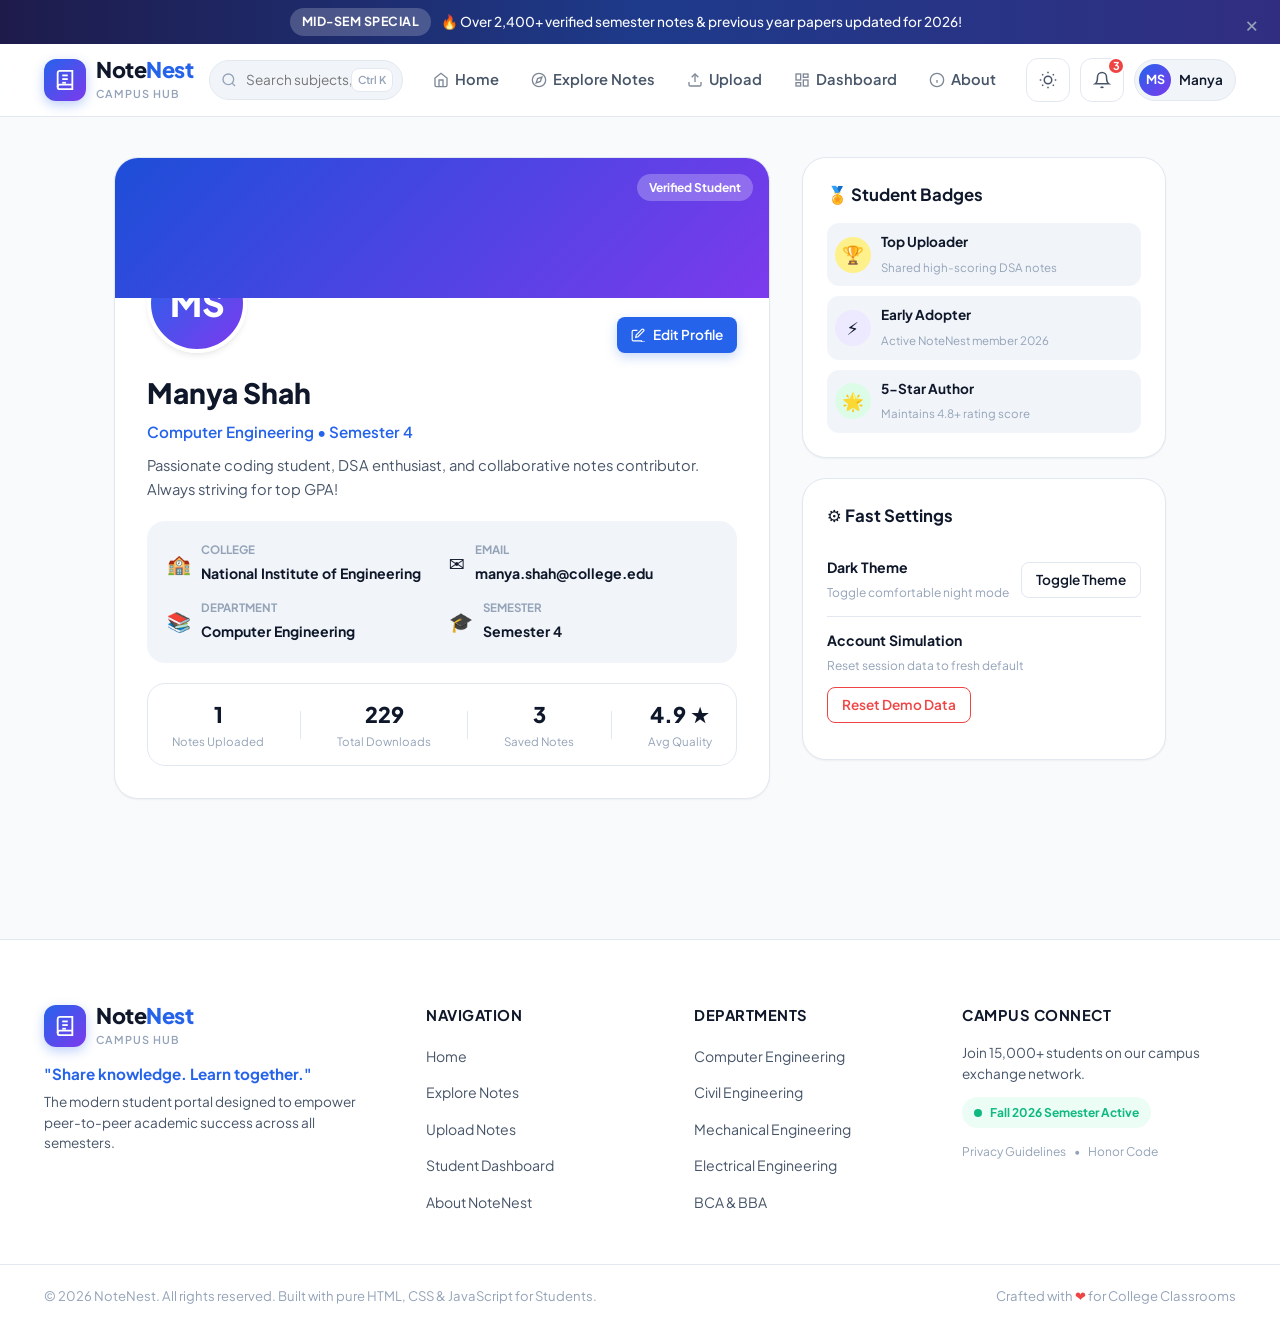
<file: profile.html>
<!DOCTYPE html>
<html lang="en" data-theme="light">
<head>
  <meta charset="UTF-8">
  <meta name="viewport" content="width=device-width, initial-scale=1.0">
  <title>My Student Profile - NoteNest</title>
  <meta name="description" content="View and customize your academic profile, badges, and preferences.">
  <link rel="stylesheet" href="style.css">
  <link rel="preconnect" href="https://fonts.googleapis.com">
  <link rel="preconnect" href="https://fonts.gstatic.com" crossorigin>
  <link href="https://fonts.googleapis.com/css2?family=Plus+Jakarta+Sans:wght@400;500;600;700;800&display=swap" rel="stylesheet">
</head>
<body data-page="profile">

  <!-- App Wrapper -->
  <div id="app" class="app-wrapper">

    <!-- Top Announcement Banner -->
    <aside class="top-announcement" aria-label="Announcement">
      <div class="announcement-content">
        <span class="badge-pill">Mid-Sem Special</span>
        <span>🔥 Over 2,400+ verified semester notes & previous year papers updated for 2026!</span>
      </div>
      <button class="banner-close-btn" id="bannerCloseBtn" title="Close banner" aria-label="Close banner">&times;</button>
    </aside>

    <!-- Navigation Bar -->
    <header class="navbar" id="navbar">
      <div class="nav-container">
        <!-- Brand Logo -->
        <a href="index.html" class="brand-logo">
          <div class="logo-icon-wrap">
            <svg class="logo-svg" viewBox="0 0 24 24" fill="none" stroke="currentColor" stroke-width="2">
              <path d="M4 19.5A2.5 2.5 0 0 1 6.5 17H20"></path>
              <path d="M6.5 2H20v20H6.5A2.5 2.5 0 0 1 4 19.5v-15A2.5 2.5 0 0 1 6.5 2z"></path>
              <path d="M9 7h6"></path>
              <path d="M9 11h6"></path>
              <path d="M9 15h4"></path>
            </svg>
          </div>
          <div class="brand-text">
            <span class="brand-name">Note<span>Nest</span></span>
            <span class="brand-sub">Campus Hub</span>
          </div>
        </a>

        <!-- Global Search Bar in Header -->
        <form class="header-search-bar" id="headerSearchForm" action="explore.html" method="GET">
          <svg class="search-icon" viewBox="0 0 24 24" fill="none" stroke="currentColor" stroke-width="2">
            <circle cx="11" cy="11" r="8"></circle>
            <line x1="21" y1="21" x2="16.65" y2="16.65"></line>
          </svg>
          <input type="text" name="search" id="quickSearchInput" placeholder="Search subjects, notes, topics (Ctrl + K)..." autocomplete="off">
          <kbd class="search-kbd">Ctrl K</kbd>
        </form>

        <!-- Desktop Navigation Links -->
        <nav class="nav-menu" id="navMenu">
          <a href="index.html" class="nav-link">
            <svg viewBox="0 0 24 24" fill="none" stroke="currentColor" stroke-width="2"><path d="M3 9l9-7 9 7v11a2 2 0 0 1-2 2H5a2 2 0 0 1-2-2z"></path><polyline points="9 22 9 12 15 12 15 22"></polyline></svg>
            Home
          </a>
          <a href="explore.html" class="nav-link">
            <svg viewBox="0 0 24 24" fill="none" stroke="currentColor" stroke-width="2"><circle cx="12" cy="12" r="10"></circle><polygon points="16.24 7.76 14.12 14.12 7.76 16.24 9.88 9.88 16.24 7.76"></polygon></svg>
            Explore Notes
          </a>
          <a href="upload.html" class="nav-link">
            <svg viewBox="0 0 24 24" fill="none" stroke="currentColor" stroke-width="2"><path d="M21 15v4a2 2 0 0 1-2 2H5a2 2 0 0 1-2-2v-4"></path><polyline points="17 8 12 3 7 8"></polyline><line x1="12" y1="3" x2="12" y2="15"></line></svg>
            Upload
          </a>
          <a href="dashboard.html" class="nav-link">
            <svg viewBox="0 0 24 24" fill="none" stroke="currentColor" stroke-width="2"><rect x="3" y="3" width="7" height="9"></rect><rect x="14" y="3" width="7" height="5"></rect><rect x="14" y="12" width="7" height="9"></rect><rect x="3" y="16" width="7" height="5"></rect></svg>
            Dashboard
          </a>
          <a href="about.html" class="nav-link">
            <svg viewBox="0 0 24 24" fill="none" stroke="currentColor" stroke-width="2"><circle cx="12" cy="12" r="10"></circle><line x1="12" y1="16" x2="12" y2="12"></line><line x1="12" y1="8" x2="12.01" y2="8"></line></svg>
            About
          </a>
        </nav>

        <!-- Navbar Actions (Theme, Notifications, Auth/Profile) -->
        <div class="nav-actions">
          <button class="icon-btn theme-toggle" id="themeToggleBtn" title="Switch Theme" aria-label="Switch Theme">
            <svg class="sun-icon" viewBox="0 0 24 24" fill="none" stroke="currentColor" stroke-width="2">
              <circle cx="12" cy="12" r="5"></circle>
              <line x1="12" y1="1" x2="12" y2="3"></line>
              <line x1="12" y1="21" x2="12" y2="23"></line>
              <line x1="4.22" y1="4.22" x2="5.64" y2="5.64"></line>
              <line x1="18.36" y1="18.36" x2="19.78" y2="19.78"></line>
              <line x1="1" y1="12" x2="3" y2="12"></line>
              <line x1="21" y1="12" x2="23" y2="12"></line>
              <line x1="4.22" y1="19.78" x2="5.64" y2="18.36"></line>
              <line x1="18.36" y1="5.64" x2="19.78" y2="4.22"></line>
            </svg>
            <svg class="moon-icon" viewBox="0 0 24 24" fill="none" stroke="currentColor" stroke-width="2">
              <path d="M21 12.79A9 9 0 1 1 11.21 3 7 7 0 0 0 21 12.79z"></path>
            </svg>
          </button>

          <div class="dropdown-wrapper">
            <button class="icon-btn notif-btn" id="notifBtn" title="Notifications" aria-label="Notifications">
              <svg viewBox="0 0 24 24" fill="none" stroke="currentColor" stroke-width="2">
                <path d="M18 8A6 6 0 0 0 6 8c0 7-3 9-3 9h18s-3-2-3-9"></path>
                <path d="M13.73 21a2 2 0 0 1-3.46 0"></path>
              </svg>
              <span class="notif-badge" id="notifCount">3</span>
            </button>
            <div class="dropdown-menu notif-dropdown" id="notifDropdown">
              <div class="dropdown-header">
                <h4>Notifications</h4>
                <button class="text-btn" id="markAllReadBtn">Clear All</button>
              </div>
              <ul class="notif-list" id="notifList"></ul>
            </div>
          </div>

          <div class="user-auth-slot" id="userAuthSlot"></div>

          <button class="hamburger-btn" id="hamburgerBtn" aria-label="Toggle navigation menu">
            <span></span>
            <span></span>
            <span></span>
          </button>
        </div>
      </div>

      <!-- Mobile Navigation Drawer -->
      <div class="mobile-drawer" id="mobileDrawer">
        <div class="mobile-drawer-header">
          <div class="brand-name">Note<span>Nest</span></div>
          <button class="close-drawer-btn" id="closeDrawerBtn">&times;</button>
        </div>
        <div class="mobile-nav-links">
          <a href="index.html" class="mobile-nav-item">
            <svg viewBox="0 0 24 24" fill="none" stroke="currentColor" stroke-width="2"><path d="M3 9l9-7 9 7v11a2 2 0 0 1-2 2H5a2 2 0 0 1-2-2z"></path></svg>
            Home
          </a>
          <a href="explore.html" class="mobile-nav-item">
            <svg viewBox="0 0 24 24" fill="none" stroke="currentColor" stroke-width="2"><circle cx="12" cy="12" r="10"></circle><polygon points="16.24 7.76 14.12 14.12 7.76 16.24 9.88 9.88 16.24 7.76"></polygon></svg>
            Explore Notes
          </a>
          <a href="upload.html" class="mobile-nav-item">
            <svg viewBox="0 0 24 24" fill="none" stroke="currentColor" stroke-width="2"><path d="M21 15v4a2 2 0 0 1-2 2H5a2 2 0 0 1-2-2v-4"></path><polyline points="17 8 12 3 7 8"></polyline><line x1="12" y1="3" x2="12" y2="15"></line></svg>
            Upload Notes
          </a>
          <a href="dashboard.html" class="mobile-nav-item">
            <svg viewBox="0 0 24 24" fill="none" stroke="currentColor" stroke-width="2"><rect x="3" y="3" width="7" height="9"></rect><rect x="14" y="3" width="7" height="5"></rect><rect x="14" y="12" width="7" height="9"></rect><rect x="3" y="16" width="7" height="5"></rect></svg>
            Dashboard
          </a>
          <a href="profile.html" class="mobile-nav-item active">
            <svg viewBox="0 0 24 24" fill="none" stroke="currentColor" stroke-width="2"><path d="M20 21v-2a4 4 0 0 0-4-4H8a4 4 0 0 0-4 4v2"></path><circle cx="12" cy="7" r="4"></circle></svg>
            My Profile
          </a>
          <a href="about.html" class="mobile-nav-item">
            <svg viewBox="0 0 24 24" fill="none" stroke="currentColor" stroke-width="2"><circle cx="12" cy="12" r="10"></circle><line x1="12" y1="16" x2="12" y2="12"></line><line x1="12" y1="8" x2="12.01" y2="8"></line></svg>
            About NoteNest
          </a>
        </div>
        <div class="mobile-drawer-footer" id="mobileDrawerFooter"></div>
      </div>
    </header>

    <!-- Main Page Content: PROFILE SECTION -->
    <main class="main-content">
      <div class="container profile-container">
        
        <div class="profile-layout">
          
          <!-- Profile Identity Card -->
          <div class="profile-card profile-main-card">
            <div class="profile-cover-banner">
              <div class="profile-badge-tier">Verified Student</div>
            </div>

            <div class="profile-body">
              <div class="profile-avatar-row">
                <div class="profile-avatar-box" id="profileAvatarDisplay">MS</div>
                <div class="profile-action-btns">
                  <button class="btn btn-primary btn-sm" id="editProfileOpenBtn">
                    <svg viewBox="0 0 24 24" width="14" height="14" fill="none" stroke="currentColor" stroke-width="2"><path d="M11 4H4a2 2 0 0 0-2 2v14a2 2 0 0 0 2 2h14a2 2 0 0 0 2 2h14a2 2 0 0 0 2-2v-7"></path><path d="M18.5 2.5a2.121 2.121 0 0 1 3 3L12 15l-4 1 1-4 9.5-9.5z"></path></svg>
                    Edit Profile
                  </button>
                </div>
              </div>

              <div class="profile-identity">
                <h2 class="profile-name" id="profileNameDisplay">Manya Shah</h2>
                <p class="profile-headline" id="profileHeadlineDisplay">Computer Engineering • Semester 4</p>
                <p class="profile-bio" id="profileBioDisplay">Passionate coding student, DSA enthusiast, and collaborative notes contributor. Always striving for top GPA!</p>
              </div>

              <div class="profile-meta-grid">
                <div class="meta-item">
                  <span class="meta-icon">🏫</span>
                  <div class="meta-text">
                    <label>College</label>
                    <strong id="profileCollegeDisplay">National Institute of Engineering</strong>
                  </div>
                </div>
                <div class="meta-item">
                  <span class="meta-icon">✉️</span>
                  <div class="meta-text">
                    <label>Email</label>
                    <strong id="profileEmailDisplay">manya.shah@college.edu</strong>
                  </div>
                </div>
                <div class="meta-item">
                  <span class="meta-icon">📚</span>
                  <div class="meta-text">
                    <label>Department</label>
                    <strong id="profileDeptDisplay">Computer Engineering</strong>
                  </div>
                </div>
                <div class="meta-item">
                  <span class="meta-icon">🎓</span>
                  <div class="meta-text">
                    <label>Semester</label>
                    <strong id="profileSemDisplay">Semester 4</strong>
                  </div>
                </div>
              </div>

              <!-- Contributor Stats Bar -->
              <div class="profile-stats-card">
                <div class="p-stat">
                  <span class="p-stat-val" id="profileStatsUploads">2</span>
                  <span class="p-stat-lbl">Notes Uploaded</span>
                </div>
                <div class="p-stat-divider"></div>
                <div class="p-stat">
                  <span class="p-stat-val" id="profileStatsDownloads">14</span>
                  <span class="p-stat-lbl">Total Downloads</span>
                </div>
                <div class="p-stat-divider"></div>
                <div class="p-stat">
                  <span class="p-stat-val" id="profileStatsSaved">3</span>
                  <span class="p-stat-lbl">Saved Notes</span>
                </div>
                <div class="p-stat-divider"></div>
                <div class="p-stat">
                  <span class="p-stat-val">4.9 ★</span>
                  <span class="p-stat-lbl">Avg Quality</span>
                </div>
              </div>

            </div>
          </div>

          <!-- Profile Sidebar (Badges & Settings) -->
          <div class="profile-sidebar-col">
            
            <!-- Badges Earned -->
            <div class="card-sidebar-box">
              <h3 class="box-title">🏅 Student Badges</h3>
              <div class="badges-list">
                <div class="badge-item">
                  <div class="badge-icon-circ gold-bg">🏆</div>
                  <div class="badge-item-info">
                    <strong>Top Uploader</strong>
                    <span>Shared high-scoring DSA notes</span>
                  </div>
                </div>
                <div class="badge-item">
                  <div class="badge-icon-circ purple-bg">⚡</div>
                  <div class="badge-item-info">
                    <strong>Early Adopter</strong>
                    <span>Active NoteNest member 2026</span>
                  </div>
                </div>
                <div class="badge-item">
                  <div class="badge-icon-circ green-bg">🌟</div>
                  <div class="badge-item-info">
                    <strong>5-Star Author</strong>
                    <span>Maintains 4.8+ rating score</span>
                  </div>
                </div>
              </div>
            </div>

            <!-- Quick Preferences -->
            <div class="card-sidebar-box">
              <h3 class="box-title">⚙️ Fast Settings</h3>
              <div class="pref-item">
                <div class="pref-label">
                  <strong>Dark Theme</strong>
                  <span>Toggle comfortable night mode</span>
                </div>
                <button class="btn btn-sm btn-outline" id="prefThemeToggleBtn">Toggle Theme</button>
              </div>
              <div class="pref-item">
                <div class="pref-label">
                  <strong>Account Simulation</strong>
                  <span>Reset session data to fresh default</span>
                </div>
                <button class="btn btn-sm btn-outline-danger" id="resetLocalDataBtn">Reset Demo Data</button>
              </div>
            </div>

          </div>

        </div>

      </div>
    </main>

    <!-- Footer -->
    <footer class="footer">
      <div class="container footer-container">
        <div class="footer-col footer-brand-col">
          <a href="index.html" class="brand-logo">
            <div class="logo-icon-wrap">
              <svg class="logo-svg" viewBox="0 0 24 24" fill="none" stroke="currentColor" stroke-width="2">
                <path d="M4 19.5A2.5 2.5 0 0 1 6.5 17H20"></path>
                <path d="M6.5 2H20v20H6.5A2.5 2.5 0 0 1 4 19.5v-15A2.5 2.5 0 0 1 6.5 2z"></path>
                <path d="M9 7h6"></path>
                <path d="M9 11h6"></path>
                <path d="M9 15h4"></path>
              </svg>
            </div>
            <div class="brand-text">
              <span class="brand-name">Note<span>Nest</span></span>
              <span class="brand-sub">Campus Hub</span>
            </div>
          </a>
          <p class="footer-tagline">"Share knowledge. Learn together."</p>
          <p class="footer-desc">The modern student portal designed to empower peer-to-peer academic success across all semesters.</p>
        </div>

        <div class="footer-col">
          <h4 class="footer-col-title">Navigation</h4>
          <ul class="footer-links">
            <li><a href="index.html">Home</a></li>
            <li><a href="explore.html">Explore Notes</a></li>
            <li><a href="upload.html">Upload Notes</a></li>
            <li><a href="dashboard.html">Student Dashboard</a></li>
            <li><a href="about.html">About NoteNest</a></li>
          </ul>
        </div>

        <div class="footer-col">
          <h4 class="footer-col-title">Departments</h4>
          <ul class="footer-links">
            <li><a href="explore.html?dept=Computer+Engineering">Computer Engineering</a></li>
            <li><a href="explore.html?dept=Civil+Engineering">Civil Engineering</a></li>
            <li><a href="explore.html?dept=Mechanical+Engineering">Mechanical Engineering</a></li>
            <li><a href="explore.html?dept=Electrical+Engineering">Electrical Engineering</a></li>
            <li><a href="explore.html?dept=BCA">BCA & BBA</a></li>
          </ul>
        </div>

        <div class="footer-col">
          <h4 class="footer-col-title">Campus Connect</h4>
          <p class="footer-subtext">Join 15,000+ students on our campus exchange network.</p>
          <div class="footer-badge-box">
            <span class="pulse-dot"></span>
            <span>Fall 2026 Semester Active</span>
          </div>
          <div class="footer-legal-links">
            <a href="about.html">Privacy Guidelines</a>
            <span>•</span>
            <a href="about.html">Honor Code</a>
          </div>
        </div>
      </div>

      <div class="footer-bottom">
        <div class="container footer-bottom-inner">
          <p>© 2026 NoteNest. All rights reserved. Built with pure HTML, CSS & JavaScript for Students.</p>
          <p class="footer-love">Crafted with <span>❤️</span> for College Classrooms</p>
        </div>
      </div>
    </footer>

  </div>

  <!-- Edit Profile Modal -->
  <div class="modal-backdrop" id="editProfileModal" aria-hidden="true">
    <div class="modal-dialog modal-md">
      <div class="modal-content">
        <div class="modal-header">
          <h3 class="modal-title">Edit Student Profile</h3>
          <button class="modal-close-btn" id="closeEditProfileBtn">&times;</button>
        </div>
        <div class="modal-body">
          <form id="editProfileForm">
            <div class="form-group">
              <label for="editProfileName">Full Name</label>
              <input type="text" id="editProfileName" required>
            </div>
            <div class="form-group">
              <label for="editProfileEmail">College Email</label>
              <input type="email" id="editProfileEmail" required>
            </div>
            <div class="form-row-2">
              <div class="form-group">
                <label for="editProfileDept">Department</label>
                <select id="editProfileDept">
                  <option value="Computer Engineering">Computer Engineering</option>
                  <option value="Civil Engineering">Civil Engineering</option>
                  <option value="Mechanical Engineering">Mechanical Engineering</option>
                  <option value="Electrical Engineering">Electrical Engineering</option>
                  <option value="BCA">BCA</option>
                  <option value="BBA">BBA</option>
                  <option value="Mathematics">Mathematics</option>
                </select>
              </div>
              <div class="form-group">
                <label for="editProfileSem">Semester</label>
                <select id="editProfileSem">
                  <option value="Semester 1">Semester 1</option>
                  <option value="Semester 2">Semester 2</option>
                  <option value="Semester 3">Semester 3</option>
                  <option value="Semester 4">Semester 4</option>
                  <option value="Semester 5">Semester 5</option>
                  <option value="Semester 6">Semester 6</option>
                </select>
              </div>
            </div>
            <div class="form-group">
              <label for="editProfileCollege">College Name</label>
              <input type="text" id="editProfileCollege" required>
            </div>
            <div class="form-group">
              <label for="editProfileBio">Bio / Interests</label>
              <textarea id="editProfileBio" rows="3"></textarea>
            </div>
            <div class="modal-footer" style="padding-left:0; padding-right:0; margin-bottom:0;">
              <button type="button" class="btn btn-secondary" id="cancelEditProfileBtn">Cancel</button>
              <button type="submit" class="btn btn-primary">Save Changes</button>
            </div>
          </form>
        </div>
      </div>
    </div>
  </div>

  <!-- Shared Auth Modal -->
  <div class="modal-backdrop" id="authModal" aria-hidden="true">
    <div class="modal-dialog modal-md">
      <div class="modal-content">
        <div class="modal-header">
          <div class="auth-modal-tabs">
            <button class="auth-tab-toggle active" id="authTabLogin" data-auth-pane="login">Sign In</button>
            <button class="auth-tab-toggle" id="authTabSignup" data-auth-pane="signup">Create Account</button>
          </div>
          <button class="modal-close-btn" id="closeAuthModalBtn" aria-label="Close modal">&times;</button>
        </div>
        <div class="modal-body auth-modal-body">
          <div class="auth-pane active" id="authPaneLogin">
            <div class="auth-welcome">
              <h3>Welcome Back! 👋</h3>
              <p>Sign in to sync your bookmarks, downloads, and upload history.</p>
            </div>
            <div class="demo-quick-login">
              <span>💡 College Demo:</span>
              <button type="button" class="btn-micro" id="demoStudentLoginBtn">Auto-fill Student Account</button>
            </div>
            <form id="loginForm">
              <div class="form-group">
                <label for="loginEmail">Email Address</label>
                <input type="email" id="loginEmail" placeholder="student@college.edu" required>
              </div>
              <div class="form-group">
                <label for="loginPassword">Password</label>
                <input type="password" id="loginPassword" placeholder="••••••••" required>
              </div>
              <button type="submit" class="btn btn-primary btn-block">Sign In</button>
            </form>
          </div>
          <div class="auth-pane" id="authPaneSignup">
            <div class="auth-welcome">
              <h3>Join NoteNest 🎓</h3>
              <p>Access thousands of study notes uploaded by your university peers.</p>
            </div>
            <form id="signupForm">
              <div class="form-group">
                <label for="signupName">Full Name</label>
                <input type="text" id="signupName" placeholder="e.g. Manya Shah" required>
              </div>
              <div class="form-group">
                <label for="signupEmail">College Email</label>
                <input type="email" id="signupEmail" placeholder="e.g. siddharth@college.edu" required>
              </div>
              <div class="form-row-2">
                <div class="form-group">
                  <label for="signupDept">Department</label>
                  <select id="signupDept" required>
                    <option value="Computer Engineering">Computer Engineering</option>
                    <option value="Civil Engineering">Civil Engineering</option>
                    <option value="Mechanical Engineering">Mechanical Engineering</option>
                    <option value="Electrical Engineering">Electrical Engineering</option>
                    <option value="BCA">BCA</option>
                    <option value="BBA">BBA</option>
                    <option value="Mathematics">Mathematics</option>
                  </select>
                </div>
                <div class="form-group">
                  <label for="signupSem">Semester</label>
                  <select id="signupSem" required>
                    <option value="Semester 1">Semester 1</option>
                    <option value="Semester 2">Semester 2</option>
                    <option value="Semester 3">Semester 3</option>
                    <option value="Semester 4" selected>Semester 4</option>
                    <option value="Semester 5">Semester 5</option>
                    <option value="Semester 6">Semester 6</option>
                  </select>
                </div>
              </div>
              <div class="form-group">
                <label for="signupPassword">Create Password</label>
                <input type="password" id="signupPassword" placeholder="At least 6 characters" required>
              </div>
              <button type="submit" class="btn btn-primary btn-block">Create Student Profile</button>
            </form>
          </div>
        </div>
      </div>
    </div>
  </div>

  <!-- Toast Container -->
  <div class="toast-container" id="toastContainer" aria-live="polite"></div>

  <script src="common.js"></script>
  <script src="profile.js"></script>
</body>
</html>
</file>
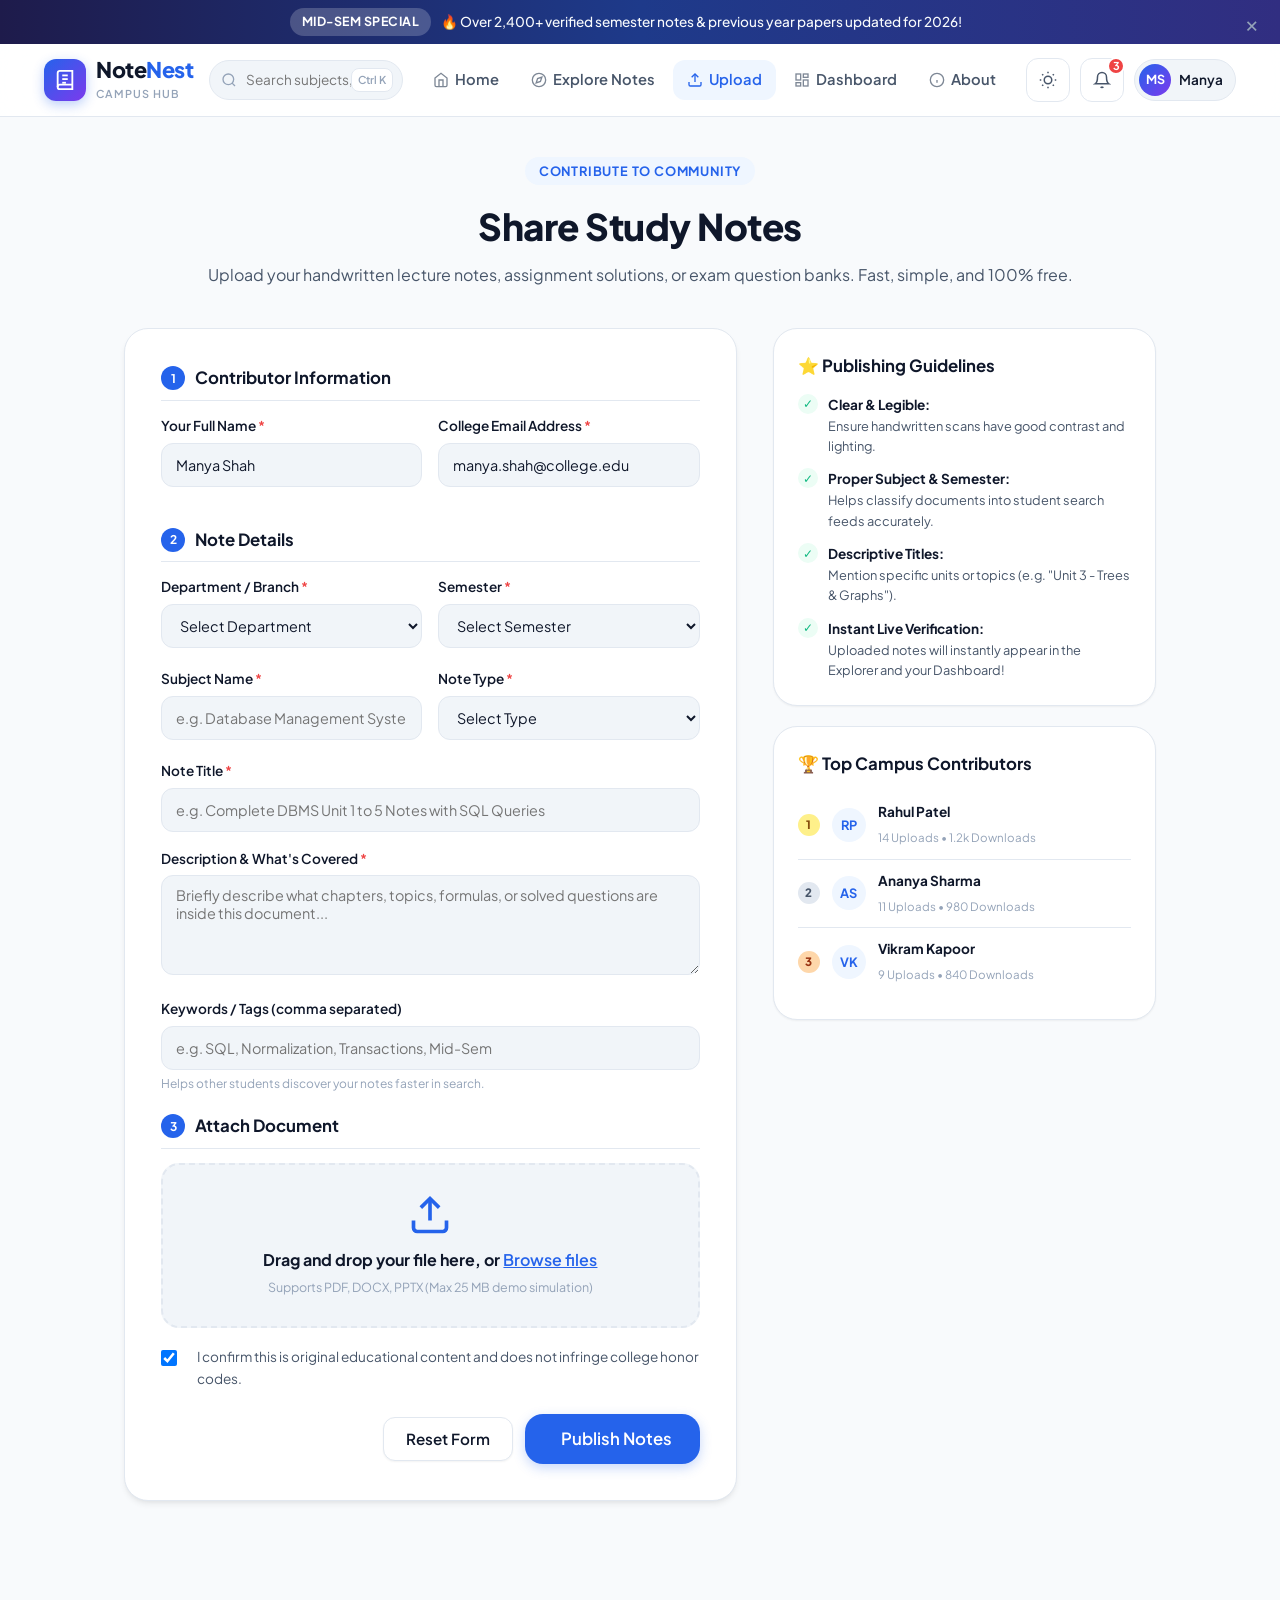
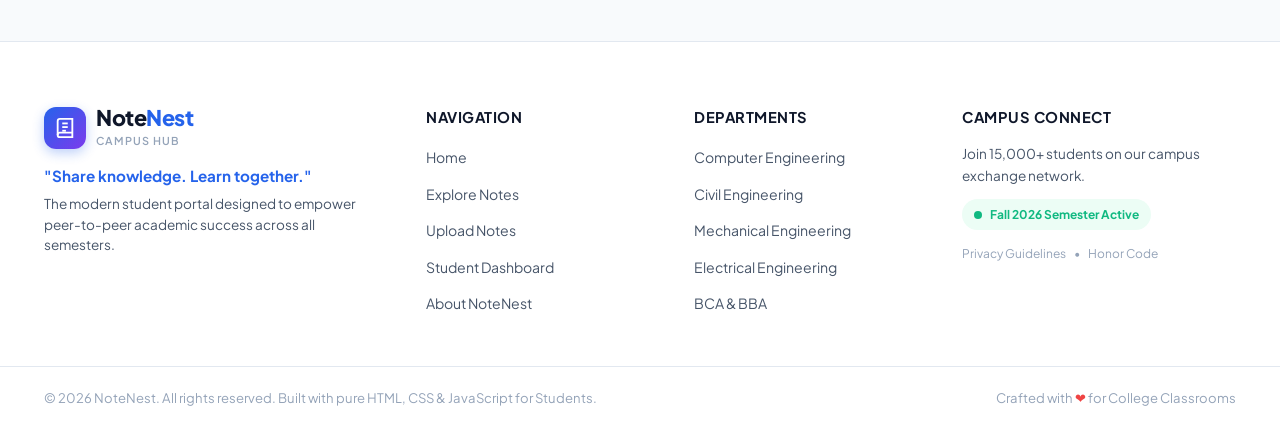
<file: upload.html>
<!DOCTYPE html>
<html lang="en" data-theme="light">
<head>
  <meta charset="UTF-8">
  <meta name="viewport" content="width=device-width, initial-scale=1.0">
  <title>Upload Study Notes - NoteNest</title>
  <meta name="description" content="Share your study notes, solutions, and lab manuals with fellow college students.">
  <link rel="stylesheet" href="style.css">
  <link rel="preconnect" href="https://fonts.googleapis.com">
  <link rel="preconnect" href="https://fonts.gstatic.com" crossorigin>
  <link href="https://fonts.googleapis.com/css2?family=Plus+Jakarta+Sans:wght@400;500;600;700;800&display=swap" rel="stylesheet">
</head>
<body data-page="upload">

  <!-- App Wrapper -->
  <div id="app" class="app-wrapper">

    <!-- Top Announcement Banner -->
    <aside class="top-announcement" aria-label="Announcement">
      <div class="announcement-content">
        <span class="badge-pill">Mid-Sem Special</span>
        <span>🔥 Over 2,400+ verified semester notes & previous year papers updated for 2026!</span>
      </div>
      <button class="banner-close-btn" id="bannerCloseBtn" title="Close banner" aria-label="Close banner">&times;</button>
    </aside>

    <!-- Navigation Bar -->
    <header class="navbar" id="navbar">
      <div class="nav-container">
        <!-- Brand Logo -->
        <a href="index.html" class="brand-logo">
          <div class="logo-icon-wrap">
            <svg class="logo-svg" viewBox="0 0 24 24" fill="none" stroke="currentColor" stroke-width="2">
              <path d="M4 19.5A2.5 2.5 0 0 1 6.5 17H20"></path>
              <path d="M6.5 2H20v20H6.5A2.5 2.5 0 0 1 4 19.5v-15A2.5 2.5 0 0 1 6.5 2z"></path>
              <path d="M9 7h6"></path>
              <path d="M9 11h6"></path>
              <path d="M9 15h4"></path>
            </svg>
          </div>
          <div class="brand-text">
            <span class="brand-name">Note<span>Nest</span></span>
            <span class="brand-sub">Campus Hub</span>
          </div>
        </a>

        <!-- Global Search Bar in Header -->
        <form class="header-search-bar" id="headerSearchForm" action="explore.html" method="GET">
          <svg class="search-icon" viewBox="0 0 24 24" fill="none" stroke="currentColor" stroke-width="2">
            <circle cx="11" cy="11" r="8"></circle>
            <line x1="21" y1="21" x2="16.65" y2="16.65"></line>
          </svg>
          <input type="text" name="search" id="quickSearchInput" placeholder="Search subjects, notes, topics (Ctrl + K)..." autocomplete="off">
          <kbd class="search-kbd">Ctrl K</kbd>
        </form>

        <!-- Desktop Navigation Links -->
        <nav class="nav-menu" id="navMenu">
          <a href="index.html" class="nav-link">
            <svg viewBox="0 0 24 24" fill="none" stroke="currentColor" stroke-width="2"><path d="M3 9l9-7 9 7v11a2 2 0 0 1-2 2H5a2 2 0 0 1-2-2z"></path><polyline points="9 22 9 12 15 12 15 22"></polyline></svg>
            Home
          </a>
          <a href="explore.html" class="nav-link">
            <svg viewBox="0 0 24 24" fill="none" stroke="currentColor" stroke-width="2"><circle cx="12" cy="12" r="10"></circle><polygon points="16.24 7.76 14.12 14.12 7.76 16.24 9.88 9.88 16.24 7.76"></polygon></svg>
            Explore Notes
          </a>
          <a href="upload.html" class="nav-link active">
            <svg viewBox="0 0 24 24" fill="none" stroke="currentColor" stroke-width="2"><path d="M21 15v4a2 2 0 0 1-2 2H5a2 2 0 0 1-2-2v-4"></path><polyline points="17 8 12 3 7 8"></polyline><line x1="12" y1="3" x2="12" y2="15"></line></svg>
            Upload
          </a>
          <a href="dashboard.html" class="nav-link">
            <svg viewBox="0 0 24 24" fill="none" stroke="currentColor" stroke-width="2"><rect x="3" y="3" width="7" height="9"></rect><rect x="14" y="3" width="7" height="5"></rect><rect x="14" y="12" width="7" height="9"></rect><rect x="3" y="16" width="7" height="5"></rect></svg>
            Dashboard
          </a>
          <a href="about.html" class="nav-link">
            <svg viewBox="0 0 24 24" fill="none" stroke="currentColor" stroke-width="2"><circle cx="12" cy="12" r="10"></circle><line x1="12" y1="16" x2="12" y2="12"></line><line x1="12" y1="8" x2="12.01" y2="8"></line></svg>
            About
          </a>
        </nav>

        <!-- Navbar Actions (Theme, Notifications, Auth/Profile) -->
        <div class="nav-actions">
          <button class="icon-btn theme-toggle" id="themeToggleBtn" title="Switch Theme" aria-label="Switch Theme">
            <svg class="sun-icon" viewBox="0 0 24 24" fill="none" stroke="currentColor" stroke-width="2">
              <circle cx="12" cy="12" r="5"></circle>
              <line x1="12" y1="1" x2="12" y2="3"></line>
              <line x1="12" y1="21" x2="12" y2="23"></line>
              <line x1="4.22" y1="4.22" x2="5.64" y2="5.64"></line>
              <line x1="18.36" y1="18.36" x2="19.78" y2="19.78"></line>
              <line x1="1" y1="12" x2="3" y2="12"></line>
              <line x1="21" y1="12" x2="23" y2="12"></line>
              <line x1="4.22" y1="19.78" x2="5.64" y2="18.36"></line>
              <line x1="18.36" y1="5.64" x2="19.78" y2="4.22"></line>
            </svg>
            <svg class="moon-icon" viewBox="0 0 24 24" fill="none" stroke="currentColor" stroke-width="2">
              <path d="M21 12.79A9 9 0 1 1 11.21 3 7 7 0 0 0 21 12.79z"></path>
            </svg>
          </button>

          <div class="dropdown-wrapper">
            <button class="icon-btn notif-btn" id="notifBtn" title="Notifications" aria-label="Notifications">
              <svg viewBox="0 0 24 24" fill="none" stroke="currentColor" stroke-width="2">
                <path d="M18 8A6 6 0 0 0 6 8c0 7-3 9-3 9h18s-3-2-3-9"></path>
                <path d="M13.73 21a2 2 0 0 1-3.46 0"></path>
              </svg>
              <span class="notif-badge" id="notifCount">3</span>
            </button>
            <div class="dropdown-menu notif-dropdown" id="notifDropdown">
              <div class="dropdown-header">
                <h4>Notifications</h4>
                <button class="text-btn" id="markAllReadBtn">Clear All</button>
              </div>
              <ul class="notif-list" id="notifList"></ul>
            </div>
          </div>

          <div class="user-auth-slot" id="userAuthSlot"></div>

          <button class="hamburger-btn" id="hamburgerBtn" aria-label="Toggle navigation menu">
            <span></span>
            <span></span>
            <span></span>
          </button>
        </div>
      </div>

      <!-- Mobile Navigation Drawer -->
      <div class="mobile-drawer" id="mobileDrawer">
        <div class="mobile-drawer-header">
          <div class="brand-name">Note<span>Nest</span></div>
          <button class="close-drawer-btn" id="closeDrawerBtn">&times;</button>
        </div>
        <div class="mobile-nav-links">
          <a href="index.html" class="mobile-nav-item">
            <svg viewBox="0 0 24 24" fill="none" stroke="currentColor" stroke-width="2"><path d="M3 9l9-7 9 7v11a2 2 0 0 1-2 2H5a2 2 0 0 1-2-2z"></path></svg>
            Home
          </a>
          <a href="explore.html" class="mobile-nav-item">
            <svg viewBox="0 0 24 24" fill="none" stroke="currentColor" stroke-width="2"><circle cx="12" cy="12" r="10"></circle><polygon points="16.24 7.76 14.12 14.12 7.76 16.24 9.88 9.88 16.24 7.76"></polygon></svg>
            Explore Notes
          </a>
          <a href="upload.html" class="mobile-nav-item active">
            <svg viewBox="0 0 24 24" fill="none" stroke="currentColor" stroke-width="2"><path d="M21 15v4a2 2 0 0 1-2 2H5a2 2 0 0 1-2-2v-4"></path><polyline points="17 8 12 3 7 8"></polyline><line x1="12" y1="3" x2="12" y2="15"></line></svg>
            Upload Notes
          </a>
          <a href="dashboard.html" class="mobile-nav-item">
            <svg viewBox="0 0 24 24" fill="none" stroke="currentColor" stroke-width="2"><rect x="3" y="3" width="7" height="9"></rect><rect x="14" y="3" width="7" height="5"></rect><rect x="14" y="12" width="7" height="9"></rect><rect x="3" y="16" width="7" height="5"></rect></svg>
            Dashboard
          </a>
          <a href="profile.html" class="mobile-nav-item">
            <svg viewBox="0 0 24 24" fill="none" stroke="currentColor" stroke-width="2"><path d="M20 21v-2a4 4 0 0 0-4-4H8a4 4 0 0 0-4 4v2"></path><circle cx="12" cy="7" r="4"></circle></svg>
            My Profile
          </a>
          <a href="about.html" class="mobile-nav-item">
            <svg viewBox="0 0 24 24" fill="none" stroke="currentColor" stroke-width="2"><circle cx="12" cy="12" r="10"></circle><line x1="12" y1="16" x2="12" y2="12"></line><line x1="12" y1="8" x2="12.01" y2="8"></line></svg>
            About NoteNest
          </a>
        </div>
        <div class="mobile-drawer-footer" id="mobileDrawerFooter"></div>
      </div>
    </header>

    <!-- Main Page Content: UPLOAD NOTES -->
    <main class="main-content">
      <div class="container upload-container">
        
        <div class="upload-header text-center">
          <div class="section-tag">Contribute to Community</div>
          <h1 class="page-title">Share Study Notes</h1>
          <p class="page-subtitle">Upload your handwritten lecture notes, assignment solutions, or exam question banks. Fast, simple, and 100% free.</p>
        </div>

        <div class="upload-layout">
          
          <!-- Upload Form Card -->
          <div class="upload-form-card">
            <form id="uploadNoteForm" novalidate>
              
              <div class="form-section-title">
                <span class="step-badge">1</span>
                <h3>Contributor Information</h3>
              </div>

              <div class="form-row-2">
                <div class="form-group">
                  <label for="uploadStudentName" class="required">Your Full Name</label>
                  <input type="text" id="uploadStudentName" placeholder="e.g. Rahul Patel" required>
                  <small class="field-error" id="err-uploadStudentName"></small>
                </div>

                <div class="form-group">
                  <label for="uploadEmail" class="required">College Email Address</label>
                  <input type="email" id="uploadEmail" placeholder="e.g. rahul@college.edu" required>
                  <small class="field-error" id="err-uploadEmail"></small>
                </div>
              </div>

              <div class="form-section-title">
                <span class="step-badge">2</span>
                <h3>Note Details</h3>
              </div>

              <div class="form-row-2">
                <div class="form-group">
                  <label for="uploadDepartment" class="required">Department / Branch</label>
                  <select id="uploadDepartment" required>
                    <option value="">Select Department</option>
                    <option value="Computer Engineering">Computer Engineering</option>
                    <option value="Civil Engineering">Civil Engineering</option>
                    <option value="Mechanical Engineering">Mechanical Engineering</option>
                    <option value="Electrical Engineering">Electrical Engineering</option>
                    <option value="BCA">BCA</option>
                    <option value="BBA">BBA</option>
                    <option value="Mathematics">Mathematics</option>
                  </select>
                  <small class="field-error" id="err-uploadDepartment"></small>
                </div>

                <div class="form-group">
                  <label for="uploadSemester" class="required">Semester</label>
                  <select id="uploadSemester" required>
                    <option value="">Select Semester</option>
                    <option value="Semester 1">Semester 1</option>
                    <option value="Semester 2">Semester 2</option>
                    <option value="Semester 3">Semester 3</option>
                    <option value="Semester 4">Semester 4</option>
                    <option value="Semester 5">Semester 5</option>
                    <option value="Semester 6">Semester 6</option>
                  </select>
                  <small class="field-error" id="err-uploadSemester"></small>
                </div>
              </div>

              <div class="form-row-2">
                <div class="form-group">
                  <label for="uploadSubject" class="required">Subject Name</label>
                  <input type="text" id="uploadSubject" placeholder="e.g. Database Management Systems" required>
                  <small class="field-error" id="err-uploadSubject"></small>
                </div>

                <div class="form-group">
                  <label for="uploadType" class="required">Note Type</label>
                  <select id="uploadType" required>
                    <option value="">Select Type</option>
                    <option value="Lecture Notes">Lecture Notes</option>
                    <option value="Important Questions">Important Questions</option>
                    <option value="Lab Manual">Lab Manual</option>
                    <option value="Assignment">Assignment</option>
                    <option value="Previous Year Paper">Previous Year Paper</option>
                    <option value="Cheat Sheet">Cheat Sheet</option>
                  </select>
                  <small class="field-error" id="err-uploadType"></small>
                </div>
              </div>

              <div class="form-group">
                <label for="uploadTitle" class="required">Note Title</label>
                <input type="text" id="uploadTitle" placeholder="e.g. Complete DBMS Unit 1 to 5 Notes with SQL Queries" required>
                <small class="field-error" id="err-uploadTitle"></small>
              </div>

              <div class="form-group">
                <label for="uploadDescription" class="required">Description & What's Covered</label>
                <textarea id="uploadDescription" rows="4" placeholder="Briefly describe what chapters, topics, formulas, or solved questions are inside this document..." required></textarea>
                <small class="field-error" id="err-uploadDescription"></small>
              </div>

              <div class="form-group">
                <label for="uploadTags">Keywords / Tags (comma separated)</label>
                <input type="text" id="uploadTags" placeholder="e.g. SQL, Normalization, Transactions, Mid-Sem">
                <span class="field-hint">Helps other students discover your notes faster in search.</span>
              </div>

              <div class="form-section-title">
                <span class="step-badge">3</span>
                <h3>Attach Document</h3>
              </div>

              <!-- Custom Drag-and-drop Dropzone -->
              <div class="file-dropzone" id="fileDropzone">
                <input type="file" id="uploadFileInput" accept=".pdf,.doc,.docx,.ppt,.pptx,.txt" style="display: none;">
                <div class="dropzone-inner" id="dropzoneContent">
                  <div class="dropzone-icon">
                    <svg viewBox="0 0 24 24" fill="none" stroke="currentColor" stroke-width="2"><path d="M21 15v4a2 2 0 0 1-2 2H5a2 2 0 0 1-2-2v-4"></path><polyline points="17 8 12 3 7 8"></polyline><line x1="12" y1="3" x2="12" y2="15"></line></svg>
                  </div>
                  <h4>Drag and drop your file here, or <span class="text-primary-link">Browse files</span></h4>
                  <p class="dropzone-hint">Supports PDF, DOCX, PPTX (Max 25 MB demo simulation)</p>
                </div>
                <div class="selected-file-preview" id="selectedFilePreview" style="display: none;">
                  <div class="file-info-bar">
                    <div class="file-badge">PDF</div>
                    <div class="file-text-meta">
                      <strong id="selectedFileName">filename.pdf</strong>
                      <span id="selectedFileSize">2.4 MB</span>
                    </div>
                    <button type="button" class="remove-file-btn" id="removeFileBtn" title="Remove file">&times;</button>
                  </div>
                </div>
              </div>
              <small class="field-error" id="err-uploadFile"></small>

              <!-- Agreement & Submit -->
              <div class="form-checkbox-group">
                <label class="custom-checkbox">
                  <input type="checkbox" id="uploadAgree" checked required>
                  <span class="checkmark"></span>
                  <span>I confirm this is original educational content and does not infringe college honor codes.</span>
                </label>
              </div>

              <div class="form-actions-bar">
                <button type="button" class="btn btn-secondary" id="resetUploadFormBtn">Reset Form</button>
                <button type="submit" class="btn btn-primary btn-lg" id="publishNoteBtn">
                  <svg viewBox="0 0 24 24" fill="none" stroke="currentColor" stroke-width="2"><polyline points="20 6 9 17 4 12"></polyline></svg>
                  <span>Publish Notes</span>
                </button>
              </div>

            </form>
          </div>

          <!-- Upload Guidelines Sidebar -->
          <div class="upload-sidebar">
            <div class="guidelines-card">
              <h3>⭐ Publishing Guidelines</h3>
              <ul class="guidelines-list">
                <li>
                  <span class="bullet-icon">✓</span>
                  <div>
                    <strong>Clear & Legible:</strong>
                    <p>Ensure handwritten scans have good contrast and lighting.</p>
                  </div>
                </li>
                <li>
                  <span class="bullet-icon">✓</span>
                  <div>
                    <strong>Proper Subject & Semester:</strong>
                    <p>Helps classify documents into student search feeds accurately.</p>
                  </div>
                </li>
                <li>
                  <span class="bullet-icon">✓</span>
                  <div>
                    <strong>Descriptive Titles:</strong>
                    <p>Mention specific units or topics (e.g. "Unit 3 - Trees & Graphs").</p>
                  </div>
                </li>
                <li>
                  <span class="bullet-icon">✓</span>
                  <div>
                    <strong>Instant Live Verification:</strong>
                    <p>Uploaded notes will instantly appear in the Explorer and your Dashboard!</p>
                  </div>
                </li>
              </ul>
            </div>

            <!-- Community Leaderboard Preview -->
            <div class="top-contributors-card">
              <h3>🏆 Top Campus Contributors</h3>
              <div class="contributor-item">
                <div class="rank-badge gold">1</div>
                <div class="contributor-avatar">RP</div>
                <div class="contributor-meta">
                  <strong>Rahul Patel</strong>
                  <span>14 Uploads • 1.2k Downloads</span>
                </div>
              </div>
              <div class="contributor-item">
                <div class="rank-badge silver">2</div>
                <div class="contributor-avatar">AS</div>
                <div class="contributor-meta">
                  <strong>Ananya Sharma</strong>
                  <span>11 Uploads • 980 Downloads</span>
                </div>
              </div>
              <div class="contributor-item">
                <div class="rank-badge bronze">3</div>
                <div class="contributor-avatar">VK</div>
                <div class="contributor-meta">
                  <strong>Vikram Kapoor</strong>
                  <span>9 Uploads • 840 Downloads</span>
                </div>
              </div>
            </div>

          </div>

        </div>

      </div>
    </main>

    <!-- Footer -->
    <footer class="footer">
      <div class="container footer-container">
        <div class="footer-col footer-brand-col">
          <a href="index.html" class="brand-logo">
            <div class="logo-icon-wrap">
              <svg class="logo-svg" viewBox="0 0 24 24" fill="none" stroke="currentColor" stroke-width="2">
                <path d="M4 19.5A2.5 2.5 0 0 1 6.5 17H20"></path>
                <path d="M6.5 2H20v20H6.5A2.5 2.5 0 0 1 4 19.5v-15A2.5 2.5 0 0 1 6.5 2z"></path>
                <path d="M9 7h6"></path>
                <path d="M9 11h6"></path>
                <path d="M9 15h4"></path>
              </svg>
            </div>
            <div class="brand-text">
              <span class="brand-name">Note<span>Nest</span></span>
              <span class="brand-sub">Campus Hub</span>
            </div>
          </a>
          <p class="footer-tagline">"Share knowledge. Learn together."</p>
          <p class="footer-desc">The modern student portal designed to empower peer-to-peer academic success across all semesters.</p>
        </div>

        <div class="footer-col">
          <h4 class="footer-col-title">Navigation</h4>
          <ul class="footer-links">
            <li><a href="index.html">Home</a></li>
            <li><a href="explore.html">Explore Notes</a></li>
            <li><a href="upload.html">Upload Notes</a></li>
            <li><a href="dashboard.html">Student Dashboard</a></li>
            <li><a href="about.html">About NoteNest</a></li>
          </ul>
        </div>

        <div class="footer-col">
          <h4 class="footer-col-title">Departments</h4>
          <ul class="footer-links">
            <li><a href="explore.html?dept=Computer+Engineering">Computer Engineering</a></li>
            <li><a href="explore.html?dept=Civil+Engineering">Civil Engineering</a></li>
            <li><a href="explore.html?dept=Mechanical+Engineering">Mechanical Engineering</a></li>
            <li><a href="explore.html?dept=Electrical+Engineering">Electrical Engineering</a></li>
            <li><a href="explore.html?dept=BCA">BCA & BBA</a></li>
          </ul>
        </div>

        <div class="footer-col">
          <h4 class="footer-col-title">Campus Connect</h4>
          <p class="footer-subtext">Join 15,000+ students on our campus exchange network.</p>
          <div class="footer-badge-box">
            <span class="pulse-dot"></span>
            <span>Fall 2026 Semester Active</span>
          </div>
          <div class="footer-legal-links">
            <a href="about.html">Privacy Guidelines</a>
            <span>•</span>
            <a href="about.html">Honor Code</a>
          </div>
        </div>
      </div>

      <div class="footer-bottom">
        <div class="container footer-bottom-inner">
          <p>© 2026 NoteNest. All rights reserved. Built with pure HTML, CSS & JavaScript for Students.</p>
          <p class="footer-love">Crafted with <span>❤️</span> for College Classrooms</p>
        </div>
      </div>
    </footer>

  </div>

  <!-- Shared Auth Modal -->
  <div class="modal-backdrop" id="authModal" aria-hidden="true">
    <div class="modal-dialog modal-md">
      <div class="modal-content">
        <div class="modal-header">
          <div class="auth-modal-tabs">
            <button class="auth-tab-toggle active" id="authTabLogin" data-auth-pane="login">Sign In</button>
            <button class="auth-tab-toggle" id="authTabSignup" data-auth-pane="signup">Create Account</button>
          </div>
          <button class="modal-close-btn" id="closeAuthModalBtn" aria-label="Close modal">&times;</button>
        </div>
        <div class="modal-body auth-modal-body">
          <div class="auth-pane active" id="authPaneLogin">
            <div class="auth-welcome">
              <h3>Welcome Back! 👋</h3>
              <p>Sign in to sync your bookmarks, downloads, and upload history.</p>
            </div>
            <div class="demo-quick-login">
              <span>💡 College Demo:</span>
              <button type="button" class="btn-micro" id="demoStudentLoginBtn">Auto-fill Student Account</button>
            </div>
            <form id="loginForm">
              <div class="form-group">
                <label for="loginEmail">Email Address</label>
                <input type="email" id="loginEmail" placeholder="student@college.edu" required>
              </div>
              <div class="form-group">
                <label for="loginPassword">Password</label>
                <input type="password" id="loginPassword" placeholder="••••••••" required>
              </div>
              <button type="submit" class="btn btn-primary btn-block">Sign In</button>
            </form>
          </div>
          <div class="auth-pane" id="authPaneSignup">
            <div class="auth-welcome">
              <h3>Join NoteNest 🎓</h3>
              <p>Access thousands of study notes uploaded by your university peers.</p>
            </div>
            <form id="signupForm">
              <div class="form-group">
                <label for="signupName">Full Name</label>
                <input type="text" id="signupName" placeholder="e.g. Manya Shah" required>
              </div>
              <div class="form-group">
                <label for="signupEmail">College Email</label>
                <input type="email" id="signupEmail" placeholder="e.g. siddharth@college.edu" required>
              </div>
              <div class="form-row-2">
                <div class="form-group">
                  <label for="signupDept">Department</label>
                  <select id="signupDept" required>
                    <option value="Computer Engineering">Computer Engineering</option>
                    <option value="Civil Engineering">Civil Engineering</option>
                    <option value="Mechanical Engineering">Mechanical Engineering</option>
                    <option value="Electrical Engineering">Electrical Engineering</option>
                    <option value="BCA">BCA</option>
                    <option value="BBA">BBA</option>
                    <option value="Mathematics">Mathematics</option>
                  </select>
                </div>
                <div class="form-group">
                  <label for="signupSem">Semester</label>
                  <select id="signupSem" required>
                    <option value="Semester 1">Semester 1</option>
                    <option value="Semester 2">Semester 2</option>
                    <option value="Semester 3">Semester 3</option>
                    <option value="Semester 4" selected>Semester 4</option>
                    <option value="Semester 5">Semester 5</option>
                    <option value="Semester 6">Semester 6</option>
                  </select>
                </div>
              </div>
              <div class="form-group">
                <label for="signupPassword">Create Password</label>
                <input type="password" id="signupPassword" placeholder="At least 6 characters" required>
              </div>
              <button type="submit" class="btn btn-primary btn-block">Create Student Profile</button>
            </form>
          </div>
        </div>
      </div>
    </div>
  </div>

  <!-- Toast Container -->
  <div class="toast-container" id="toastContainer" aria-live="polite"></div>

  <script src="common.js"></script>
  <script src="upload.js"></script>
</body>
</html>
</file>
<file: style.css>
/* ==========================================================================
   NoteNest - Modern Students Notes Sharing Portal
   Styles: Multi-Device Responsive Design System (Mobile, Tablet, Desktop)
   ========================================================================== */

/* --------------------------------------------------------------------------
   1. CSS VARIABLES & THEME SYSTEM
   -------------------------------------------------------------------------- */
:root {
  /* Brand Palette */
  --primary: #2563eb;
  --primary-hover: #1d4ed8;
  --primary-light: #eff6ff;
  --primary-rgb: 37, 99, 235;

  --accent-purple: #7c3aed;
  --accent-purple-light: #f5f3ff;
  --accent-orange: #f59e0b;
  --accent-orange-light: #fffbeb;
  --accent-green: #10b981;
  --accent-green-light: #ecfdf5;
  --accent-rose: #ef4444;
  --accent-rose-light: #fef2f2;

  /* Neutrals (Light Mode) */
  --bg-main: #f8fafc;
  --bg-surface: #ffffff;
  --bg-subtle: #f1f5f9;
  --bg-card: #ffffff;
  --bg-card-hover: #ffffff;

  --text-primary: #0f172a;
  --text-secondary: #475569;
  --text-muted: #94a3b8;
  --text-inverse: #ffffff;

  --border-color: #e2e8f0;
  --border-focus: #93c5fd;

  /* Shadows */
  --shadow-sm: 0 1px 2px 0 rgba(0, 0, 0, 0.05);
  --shadow-md: 0 4px 6px -1px rgba(0, 0, 0, 0.07), 0 2px 4px -2px rgba(0, 0, 0, 0.05);
  --shadow-lg: 0 10px 15px -3px rgba(0, 0, 0, 0.08), 0 4px 6px -4px rgba(0, 0, 0, 0.03);
  --shadow-xl: 0 20px 25px -5px rgba(0, 0, 0, 0.08), 0 8px 10px -6px rgba(0, 0, 0, 0.03);
  --shadow-glow: 0 0 25px rgba(37, 99, 235, 0.15);

  /* Radius & Transitions */
  --radius-sm: 8px;
  --radius-md: 12px;
  --radius-lg: 18px;
  --radius-xl: 24px;
  --radius-full: 9999px;

  --transition-fast: 0.15s ease;
  --transition-normal: 0.25s cubic-bezier(0.4, 0, 0.2, 1);
  --transition-smooth: 0.35s cubic-bezier(0.16, 1, 0.3, 1);

  /* Layout Constants */
  --nav-height: 72px;
  --container-max: 1240px;
}

/* Dark Mode Overrides */
[data-theme="dark"] {
  --bg-main: #0b0f19;
  --bg-surface: #111827;
  --bg-subtle: #1e293b;
  --bg-card: #141c2f;
  --bg-card-hover: #19233b;

  --text-primary: #f8fafc;
  --text-secondary: #94a3b8;
  --text-muted: #64748b;
  --text-inverse: #0f172a;

  --border-color: #1e293b;
  --border-focus: #3b82f6;

  --primary-light: rgba(37, 99, 235, 0.15);
  --accent-purple-light: rgba(124, 58, 237, 0.15);
  --accent-orange-light: rgba(245, 158, 11, 0.15);
  --accent-green-light: rgba(16, 185, 129, 0.15);
  --accent-rose-light: rgba(239, 68, 68, 0.15);

  --shadow-sm: 0 1px 2px 0 rgba(0, 0, 0, 0.4);
  --shadow-md: 0 4px 10px rgba(0, 0, 0, 0.4);
  --shadow-lg: 0 10px 20px rgba(0, 0, 0, 0.5);
  --shadow-xl: 0 20px 30px rgba(0, 0, 0, 0.6);
  --shadow-glow: 0 0 30px rgba(59, 130, 246, 0.2);
}

/* --------------------------------------------------------------------------
   2. GLOBAL RESETS & FLUID TYPOGRAPHY
   -------------------------------------------------------------------------- */
*, *::before, *::after {
  box-sizing: border-box;
  margin: 0;
  padding: 0;
}

html {
  scroll-behavior: smooth;
  font-size: 16px;
  -webkit-text-size-adjust: 100%;
}

body {
  font-family: 'Plus Jakarta Sans', system-ui, -apple-system, BlinkMacSystemFont, 'Segoe UI', Roboto, sans-serif;
  background-color: var(--bg-main);
  color: var(--text-primary);
  line-height: 1.6;
  -webkit-font-smoothing: antialiased;
  -moz-osx-font-smoothing: grayscale;
  transition: background-color var(--transition-normal), color var(--transition-normal);
  overflow-x: hidden;
  width: 100%;
  min-height: 100vh;
}

a {
  color: inherit;
  text-decoration: none;
  -webkit-tap-highlight-color: transparent;
}

button, input, select, textarea {
  font-family: inherit;
  font-size: inherit;
  color: inherit;
  -webkit-tap-highlight-color: transparent;
}

button {
  cursor: pointer;
  border: none;
  background: none;
  touch-action: manipulation;
}

img, svg {
  vertical-align: middle;
  max-width: 100%;
}

/* Custom Scrollbar */
::-webkit-scrollbar {
  width: 8px;
  height: 8px;
}
::-webkit-scrollbar-track {
  background: var(--bg-main);
}
::-webkit-scrollbar-thumb {
  background: var(--border-color);
  border-radius: var(--radius-full);
}
::-webkit-scrollbar-thumb:hover {
  background: var(--text-muted);
}

/* --------------------------------------------------------------------------
   3. REUSABLE UTILITIES & BUTTONS (Touch Friendly)
   -------------------------------------------------------------------------- */
.container {
  width: 100%;
  max-width: var(--container-max);
  margin: 0 auto;
  padding: 0 clamp(16px, 4vw, 24px);
}

.text-center { text-align: center; }
.text-primary { color: var(--primary); }
.text-success { color: var(--accent-green); }
.text-warning { color: var(--accent-orange); }
.text-info { color: var(--accent-purple); }
.text-danger { color: var(--accent-rose); }
.text-primary-link { color: var(--primary); font-weight: 600; text-decoration: underline; }

.gradient-text {
  background: linear-gradient(135deg, var(--primary) 0%, var(--accent-purple) 100%);
  -webkit-background-clip: text;
  -webkit-text-fill-color: transparent;
  display: inline-block;
}

/* Badges & Pills */
.badge-pill {
  display: inline-flex;
  align-items: center;
  gap: 6px;
  padding: 4px 12px;
  background: rgba(37, 99, 235, 0.12);
  color: var(--primary);
  font-size: 0.78rem;
  font-weight: 700;
  letter-spacing: 0.5px;
  text-transform: uppercase;
  border-radius: var(--radius-full);
}

.pill-badge {
  display: inline-flex;
  align-items: center;
  padding: 4px 12px;
  font-size: 0.75rem;
  font-weight: 600;
  border-radius: var(--radius-full);
  background: var(--primary-light);
  color: var(--primary);
}

.pdf-badge {
  background: var(--accent-rose-light);
  color: var(--accent-rose);
}

.badge-dept {
  font-size: 0.78rem;
  color: var(--text-muted);
  font-weight: 500;
}

.section-tag {
  display: inline-block;
  padding: 4px 14px;
  background: var(--primary-light);
  color: var(--primary);
  font-size: 0.8rem;
  font-weight: 700;
  border-radius: var(--radius-full);
  text-transform: uppercase;
  letter-spacing: 0.8px;
  margin-bottom: 12px;
}

/* Button System (Min 44px touch height) */
.btn {
  display: inline-flex;
  align-items: center;
  justify-content: center;
  gap: 8px;
  min-height: 44px;
  padding: 10px 22px;
  font-size: 0.95rem;
  font-weight: 600;
  border-radius: var(--radius-md);
  transition: all var(--transition-normal);
  white-space: nowrap;
}

.btn-primary {
  background: var(--primary);
  color: #ffffff;
  box-shadow: 0 4px 12px rgba(37, 99, 235, 0.25);
}

.btn-primary:hover {
  background: var(--primary-hover);
  transform: translateY(-2px);
  box-shadow: 0 6px 18px rgba(37, 99, 235, 0.35);
}

.btn-primary:active {
  transform: translateY(0);
}

.btn-secondary {
  background: var(--bg-surface);
  color: var(--text-primary);
  border: 1px solid var(--border-color);
  box-shadow: var(--shadow-sm);
}

.btn-secondary:hover {
  background: var(--bg-subtle);
  border-color: var(--text-muted);
  transform: translateY(-2px);
}

.btn-outline {
  background: transparent;
  color: var(--text-primary);
  border: 1px solid var(--border-color);
}

.btn-outline:hover {
  background: var(--bg-subtle);
  border-color: var(--primary);
  color: var(--primary);
}

.btn-outline-danger {
  border: 1px solid var(--accent-rose);
  color: var(--accent-rose);
}
.btn-outline-danger:hover {
  background: var(--accent-rose-light);
}

.btn-outline-white {
  border: 1px solid rgba(255,255,255,0.4);
  color: #ffffff;
}
.btn-outline-white:hover {
  background: rgba(255,255,255,0.15);
}

.btn-lg {
  min-height: 50px;
  padding: 14px 28px;
  font-size: 1.05rem;
  border-radius: var(--radius-lg);
}

.btn-sm {
  min-height: 36px;
  padding: 6px 14px;
  font-size: 0.85rem;
  border-radius: var(--radius-sm);
}

.btn-micro {
  min-height: 30px;
  padding: 4px 12px;
  font-size: 0.78rem;
  font-weight: 600;
  border-radius: var(--radius-sm);
  background: var(--primary-light);
  color: var(--primary);
  transition: var(--transition-fast);
}
.btn-micro:hover {
  background: var(--primary);
  color: #ffffff;
}

.btn-block {
  width: 100%;
}

.icon-btn {
  display: inline-flex;
  align-items: center;
  justify-content: center;
  width: 44px;
  height: 44px;
  border-radius: var(--radius-md);
  border: 1px solid var(--border-color);
  background: var(--bg-surface);
  color: var(--text-secondary);
  transition: all var(--transition-fast);
  flex-shrink: 0;
}

.icon-btn:hover {
  background: var(--bg-subtle);
  color: var(--primary);
  border-color: var(--primary);
}

.text-btn {
  font-size: 0.85rem;
  font-weight: 600;
  color: var(--primary);
  background: none;
  padding: 8px;
  min-height: 36px;
}
.text-btn:hover {
  text-decoration: underline;
}

/* --------------------------------------------------------------------------
   4. HEADER & TOP BANNER
   -------------------------------------------------------------------------- */
.top-announcement {
  background: linear-gradient(90deg, #1e1b4b 0%, #1e3a8a 50%, #312e81 100%);
  color: #f8fafc;
  padding: 8px clamp(12px, 3vw, 24px);
  font-size: clamp(0.75rem, 2vw, 0.85rem);
  display: flex;
  align-items: center;
  justify-content: center;
  position: relative;
  z-index: 100;
}

.announcement-content {
  display: flex;
  align-items: center;
  gap: 10px;
  font-weight: 500;
  text-align: center;
  padding-right: 28px;
}

.announcement-content .badge-pill {
  background: rgba(255, 255, 255, 0.2);
  color: #ffffff;
  white-space: nowrap;
}

.banner-close-btn {
  position: absolute;
  right: 12px;
  color: #94a3b8;
  font-size: 1.4rem;
  line-height: 1;
  padding: 6px;
  min-width: 32px;
  min-height: 32px;
}
.banner-close-btn:hover { color: #ffffff; }

/* Sticky Navbar */
.navbar {
  position: sticky;
  top: 0;
  z-index: 90;
  background: rgba(255, 255, 255, 0.88);
  backdrop-filter: blur(16px);
  -webkit-backdrop-filter: blur(16px);
  border-bottom: 1px solid var(--border-color);
  transition: all var(--transition-fast);
}

[data-theme="dark"] .navbar {
  background: rgba(17, 24, 39, 0.88);
}

.nav-container {
  max-width: var(--container-max);
  min-height: var(--nav-height);
  margin: 0 auto;
  padding: 0 clamp(16px, 4vw, 24px);
  display: flex;
  align-items: center;
  justify-content: space-between;
  gap: 16px;
}

/* Brand Logo */
.brand-logo {
  display: flex;
  align-items: center;
  gap: 10px;
  text-decoration: none;
  flex-shrink: 0;
}

.logo-icon-wrap {
  width: 42px;
  height: 42px;
  border-radius: var(--radius-md);
  background: linear-gradient(135deg, var(--primary) 0%, var(--accent-purple) 100%);
  display: flex;
  align-items: center;
  justify-content: center;
  color: #ffffff;
  box-shadow: 0 4px 12px rgba(37, 99, 235, 0.3);
  transition: transform var(--transition-normal);
}

.brand-logo:hover .logo-icon-wrap {
  transform: rotate(-6deg) scale(1.05);
}

.logo-svg {
  width: 22px;
  height: 22px;
}

.brand-name {
  font-size: clamp(1.15rem, 2.5vw, 1.35rem);
  font-weight: 800;
  letter-spacing: -0.5px;
  color: var(--text-primary);
  line-height: 1.1;
}

.brand-name span {
  color: var(--primary);
}

.brand-sub {
  display: block;
  font-size: 0.68rem;
  font-weight: 600;
  text-transform: uppercase;
  letter-spacing: 1px;
  color: var(--text-muted);
}

/* Header Quick Search */
.header-search-bar {
  flex: 1;
  max-width: 340px;
  position: relative;
  display: flex;
  align-items: center;
}

.header-search-bar input {
  width: 100%;
  height: 40px;
  padding: 8px 40px 8px 36px;
  background: var(--bg-subtle);
  border: 1px solid var(--border-color);
  border-radius: var(--radius-full);
  font-size: 0.85rem;
  color: var(--text-primary);
  transition: all var(--transition-fast);
}

.header-search-bar input:focus {
  outline: none;
  background: var(--bg-surface);
  border-color: var(--primary);
  box-shadow: 0 0 0 3px var(--primary-light);
}

.header-search-bar .search-icon {
  position: absolute;
  left: 12px;
  width: 16px;
  height: 16px;
  color: var(--text-muted);
  pointer-events: none;
}

.search-kbd {
  position: absolute;
  right: 10px;
  font-size: 0.68rem;
  padding: 2px 6px;
  background: var(--bg-surface);
  border: 1px solid var(--border-color);
  border-radius: var(--radius-sm);
  color: var(--text-muted);
  font-family: inherit;
  font-weight: 600;
  pointer-events: none;
}

/* Nav Menu Links */
.nav-menu {
  display: flex;
  align-items: center;
  gap: 4px;
}

.nav-link {
  display: flex;
  align-items: center;
  gap: 6px;
  padding: 8px 14px;
  min-height: 40px;
  border-radius: var(--radius-md);
  font-size: 0.92rem;
  font-weight: 600;
  color: var(--text-secondary);
  transition: all var(--transition-fast);
}

.nav-link svg {
  width: 16px;
  height: 16px;
  opacity: 0.7;
  transition: opacity var(--transition-fast);
}

.nav-link:hover, .nav-link.active {
  color: var(--primary);
  background: var(--primary-light);
}

.nav-link:hover svg, .nav-link.active svg {
  opacity: 1;
}

/* Nav Actions Right */
.nav-actions {
  display: flex;
  align-items: center;
  gap: 10px;
}

/* Theme Toggle Icons */
.theme-toggle .moon-icon { display: none; }
.theme-toggle .sun-icon { display: block; width: 18px; height: 18px; }

[data-theme="dark"] .theme-toggle .sun-icon { display: none; }
[data-theme="dark"] .theme-toggle .moon-icon { display: block; width: 18px; height: 18px; }

/* Notifications Dropdown */
.dropdown-wrapper {
  position: relative;
}

.notif-btn {
  position: relative;
}

.notif-btn svg {
  width: 18px;
  height: 18px;
}

.notif-badge {
  position: absolute;
  top: -2px;
  right: -2px;
  width: 18px;
  height: 18px;
  background: var(--accent-rose);
  color: #ffffff;
  font-size: 0.68rem;
  font-weight: 700;
  border-radius: var(--radius-full);
  display: flex;
  align-items: center;
  justify-content: center;
  border: 2px solid var(--bg-surface);
}

.dropdown-menu {
  position: absolute;
  top: calc(100% + 12px);
  right: 0;
  width: min(320px, calc(100vw - 32px));
  background: var(--bg-surface);
  border: 1px solid var(--border-color);
  border-radius: var(--radius-lg);
  box-shadow: var(--shadow-xl);
  padding: 12px;
  opacity: 0;
  visibility: hidden;
  transform: translateY(10px);
  transition: all var(--transition-fast);
  z-index: 100;
}

.dropdown-wrapper.active .dropdown-menu {
  opacity: 1;
  visibility: visible;
  transform: translateY(0);
}

.dropdown-header {
  display: flex;
  align-items: center;
  justify-content: space-between;
  padding: 6px 8px 10px;
  border-bottom: 1px solid var(--border-color);
}

.dropdown-header h4 {
  font-size: 0.95rem;
  font-weight: 700;
}

.notif-list {
  list-style: none;
  max-height: 280px;
  overflow-y: auto;
  padding: 8px 0;
}

.notif-item {
  display: flex;
  gap: 10px;
  padding: 8px;
  border-radius: var(--radius-sm);
  font-size: 0.82rem;
  transition: background var(--transition-fast);
}

.notif-item:hover {
  background: var(--bg-subtle);
}

.notif-icon {
  font-size: 1.1rem;
  flex-shrink: 0;
}

.notif-text strong {
  display: block;
  color: var(--text-primary);
}

.notif-time {
  font-size: 0.72rem;
  color: var(--text-muted);
}

/* User Auth Badge */
.user-profile-badge {
  display: flex;
  align-items: center;
  gap: 8px;
  min-height: 40px;
  padding: 4px 12px 4px 4px;
  background: var(--bg-subtle);
  border: 1px solid var(--border-color);
  border-radius: var(--radius-full);
  cursor: pointer;
  transition: all var(--transition-fast);
}

.user-profile-badge:hover {
  border-color: var(--primary);
  background: var(--primary-light);
}

.user-avatar-sm {
  width: 32px;
  height: 32px;
  border-radius: var(--radius-full);
  background: linear-gradient(135deg, var(--primary) 0%, var(--accent-purple) 100%);
  color: #ffffff;
  font-weight: 700;
  font-size: 0.78rem;
  display: flex;
  align-items: center;
  justify-content: center;
}

.user-name-sm {
  font-size: 0.85rem;
  font-weight: 600;
  color: var(--text-primary);
  max-width: 90px;
  overflow: hidden;
  text-overflow: ellipsis;
  white-space: nowrap;
}

/* Mobile Hamburger Button */
.hamburger-btn {
  display: none;
  flex-direction: column;
  justify-content: center;
  align-items: center;
  gap: 5px;
  width: 44px;
  height: 44px;
  padding: 8px;
  border-radius: var(--radius-md);
  border: 1px solid var(--border-color);
  background: var(--bg-surface);
}

.hamburger-btn span {
  display: block;
  height: 2.5px;
  width: 22px;
  background: var(--text-primary);
  border-radius: 2px;
  transition: all var(--transition-fast);
}

/* Mobile Navigation Drawer */
.mobile-drawer {
  position: fixed;
  top: 0;
  right: -320px;
  width: min(300px, 85vw);
  height: 100vh;
  height: 100dvh;
  background: var(--bg-surface);
  border-left: 1px solid var(--border-color);
  box-shadow: var(--shadow-xl);
  z-index: 1000;
  padding: 24px;
  display: flex;
  flex-direction: column;
  transition: right var(--transition-smooth);
}

.mobile-drawer.open {
  right: 0;
}

.mobile-drawer-header {
  display: flex;
  align-items: center;
  justify-content: space-between;
  margin-bottom: 24px;
  padding-bottom: 12px;
  border-bottom: 1px solid var(--border-color);
}

.close-drawer-btn {
  font-size: 2rem;
  color: var(--text-muted);
  line-height: 1;
  width: 44px;
  height: 44px;
  display: flex;
  align-items: center;
  justify-content: center;
}

.mobile-nav-links {
  display: flex;
  flex-direction: column;
  gap: 8px;
  flex: 1;
  overflow-y: auto;
}

.mobile-nav-item {
  display: flex;
  align-items: center;
  gap: 12px;
  padding: 12px 16px;
  min-height: 48px;
  border-radius: var(--radius-md);
  font-size: 1rem;
  font-weight: 600;
  color: var(--text-secondary);
  transition: all var(--transition-fast);
}

.mobile-nav-item svg {
  width: 20px;
  height: 20px;
}

.mobile-nav-item:hover, .mobile-nav-item.active {
  background: var(--primary-light);
  color: var(--primary);
}

.mobile-drawer-footer {
  padding-top: 16px;
  border-top: 1px solid var(--border-color);
}

/* --------------------------------------------------------------------------
   5. SECTIONS & LAYOUT CORE
   -------------------------------------------------------------------------- */
.section {
  padding: clamp(48px, 8vw, 80px) 0;
}

.section-header {
  margin-bottom: clamp(24px, 5vw, 40px);
}

.section-header-flex {
  display: flex;
  align-items: flex-end;
  justify-content: space-between;
  margin-bottom: clamp(24px, 5vw, 40px);
  flex-wrap: wrap;
  gap: 16px;
}

.section-title {
  font-size: clamp(1.6rem, 4vw, 2.3rem);
  font-weight: 800;
  letter-spacing: -0.5px;
  color: var(--text-primary);
  margin-bottom: 8px;
  line-height: 1.2;
}

.section-subtitle {
  font-size: clamp(0.92rem, 2vw, 1.05rem);
  color: var(--text-secondary);
  max-width: 600px;
}

/* --------------------------------------------------------------------------
   6. HERO SECTION (HOME)
   -------------------------------------------------------------------------- */
.hero-section {
  position: relative;
  padding: clamp(40px, 8vw, 80px) 0 clamp(50px, 10vw, 100px);
  overflow: hidden;
  background: radial-gradient(circle at 15% 30%, var(--primary-light) 0%, transparent 40%),
              radial-gradient(circle at 85% 60%, var(--accent-purple-light) 0%, transparent 40%);
}

.hero-bg-shapes .shape {
  position: absolute;
  border-radius: var(--radius-full);
  filter: blur(80px);
  opacity: 0.35;
  pointer-events: none;
  z-index: 0;
}

.shape-1 {
  top: -50px;
  left: 10%;
  width: clamp(200px, 30vw, 350px);
  height: clamp(200px, 30vw, 350px);
  background: var(--primary);
}

.shape-2 {
  bottom: 0;
  right: 10%;
  width: clamp(250px, 35vw, 400px);
  height: clamp(250px, 35vw, 400px);
  background: var(--accent-purple);
}

.shape-3 {
  top: 40%;
  left: 50%;
  width: 200px;
  height: 200px;
  background: var(--accent-orange);
  opacity: 0.15 !important;
}

.hero-container {
  display: grid;
  grid-template-columns: 1.2fr 0.9fr;
  gap: clamp(32px, 5vw, 48px);
  align-items: center;
  position: relative;
  z-index: 1;
}

.hero-pill-badge {
  display: inline-flex;
  align-items: center;
  gap: 8px;
  padding: 6px 16px;
  background: var(--bg-surface);
  border: 1px solid var(--border-color);
  border-radius: var(--radius-full);
  box-shadow: var(--shadow-sm);
  font-size: clamp(0.75rem, 2vw, 0.85rem);
  font-weight: 700;
  color: var(--text-secondary);
  margin-bottom: 20px;
}

.sparkle-icon {
  font-size: 1rem;
}

.hero-title {
  font-size: clamp(2.2rem, 5.5vw, 3.5rem);
  font-weight: 800;
  line-height: 1.15;
  letter-spacing: -1.5px;
  color: var(--text-primary);
  margin-bottom: 18px;
}

.hero-subtitle {
  font-size: clamp(1rem, 2.5vw, 1.2rem);
  color: var(--text-secondary);
  line-height: 1.6;
  margin-bottom: 28px;
  max-width: 540px;
}

/* Hero Search Bar */
.hero-search-form {
  display: flex;
  align-items: center;
  background: var(--bg-surface);
  padding: 6px;
  border-radius: var(--radius-lg);
  border: 1px solid var(--border-color);
  box-shadow: var(--shadow-xl);
  max-width: 560px;
  width: 100%;
  margin-bottom: 24px;
  transition: border-color var(--transition-fast);
}

.hero-search-form:focus-within {
  border-color: var(--primary);
  box-shadow: var(--shadow-glow), var(--shadow-xl);
}

.hero-search-input-wrap {
  flex: 1;
  display: flex;
  align-items: center;
  padding: 0 12px;
}

.hero-search-input-wrap .search-icon {
  width: 18px;
  height: 18px;
  color: var(--text-muted);
  margin-right: 10px;
  flex-shrink: 0;
}

.hero-search-input-wrap input {
  width: 100%;
  height: 40px;
  border: none;
  background: transparent;
  font-size: 0.95rem;
  color: var(--text-primary);
  outline: none;
}

.btn-hero-search {
  min-height: 46px;
  padding: 10px 22px;
  border-radius: var(--radius-md);
}

.hero-cta-group {
  display: flex;
  gap: 14px;
  margin-bottom: 36px;
  flex-wrap: wrap;
}

/* Hero Stats Strip */
.hero-stats-strip {
  display: flex;
  align-items: center;
  gap: clamp(16px, 3vw, 24px);
  padding-top: 20px;
  border-top: 1px solid var(--border-color);
  flex-wrap: wrap;
}

.stat-mini {
  display: flex;
  flex-direction: column;
}

.stat-number {
  font-size: clamp(1.2rem, 3vw, 1.4rem);
  font-weight: 800;
  color: var(--text-primary);
  letter-spacing: -0.5px;
}

.stat-label {
  font-size: 0.78rem;
  color: var(--text-muted);
  font-weight: 600;
}

.stat-divider {
  width: 1px;
  height: 32px;
  background: var(--border-color);
}

/* Floating Card Visuals */
.floating-cards-wrapper {
  position: relative;
  padding: clamp(10px, 3vw, 30px);
  width: 100%;
}

.hero-main-card {
  background: var(--bg-surface);
  border: 1px solid var(--border-color);
  border-radius: var(--radius-xl);
  padding: clamp(18px, 4vw, 28px);
  box-shadow: var(--shadow-xl);
  position: relative;
  z-index: 2;
  transition: transform var(--transition-normal);
}

.hero-main-card:hover {
  transform: translateY(-6px);
}

.card-header-mini {
  display: flex;
  justify-content: space-between;
  align-items: center;
  margin-bottom: 14px;
  flex-wrap: wrap;
  gap: 8px;
}

.rating-pill {
  font-size: 0.8rem;
  font-weight: 700;
  color: var(--accent-orange);
  background: var(--accent-orange-light);
  padding: 4px 10px;
  border-radius: var(--radius-full);
}

.card-title-preview {
  font-size: clamp(1.05rem, 2.5vw, 1.25rem);
  font-weight: 700;
  margin-bottom: 8px;
  line-height: 1.35;
}

.card-desc-preview {
  font-size: 0.88rem;
  color: var(--text-secondary);
  margin-bottom: 18px;
  line-height: 1.5;
}

.card-uploader-preview {
  display: flex;
  align-items: center;
  gap: 12px;
  padding: 10px 12px;
  background: var(--bg-subtle);
  border-radius: var(--radius-md);
  margin-bottom: 16px;
}

.avatar-sm {
  width: 36px;
  height: 36px;
  border-radius: var(--radius-full);
  background: linear-gradient(135deg, var(--primary) 0%, var(--accent-purple) 100%);
  color: #ffffff;
  font-weight: 700;
  font-size: 0.85rem;
  display: flex;
  align-items: center;
  justify-content: center;
  flex-shrink: 0;
}

.uploader-info-sm {
  display: flex;
  flex-direction: column;
}

.uploader-info-sm strong {
  font-size: 0.88rem;
  color: var(--text-primary);
}

.uploader-info-sm span {
  font-size: 0.72rem;
  color: var(--text-muted);
}

.card-footer-mini {
  display: flex;
  align-items: center;
  justify-content: space-between;
  flex-wrap: wrap;
  gap: 8px;
}

.dl-count {
  font-size: 0.82rem;
  color: var(--text-muted);
  display: flex;
  align-items: center;
  gap: 6px;
}

/* Floating Accent Badges */
.floating-badge {
  position: absolute;
  background: var(--bg-surface);
  border: 1px solid var(--border-color);
  border-radius: var(--radius-lg);
  padding: 10px 16px;
  display: flex;
  align-items: center;
  gap: 10px;
  box-shadow: var(--shadow-lg);
  z-index: 3;
  animation: floatAnim 4s ease-in-out infinite alternate;
}

.badge-top-right {
  top: 0;
  right: 0;
  animation-delay: 0s;
}

.badge-bottom-left {
  bottom: 0;
  left: 0;
  animation-delay: 2s;
}

@keyframes floatAnim {
  0% { transform: translateY(0); }
  100% { transform: translateY(-8px); }
}

.badge-icon-wrap {
  width: 34px;
  height: 34px;
  border-radius: var(--radius-md);
  display: flex;
  align-items: center;
  justify-content: center;
  font-size: 1.1rem;
  flex-shrink: 0;
}

.green-glow { background: var(--accent-green-light); color: var(--accent-green); }
.blue-glow { background: var(--primary-light); color: var(--primary); }

.badge-text-wrap {
  display: flex;
  flex-direction: column;
}

.badge-text-wrap strong {
  font-size: 0.85rem;
  color: var(--text-primary);
}

.badge-text-wrap span {
  font-size: 0.72rem;
  color: var(--text-muted);
}

/* --------------------------------------------------------------------------
   7. CATEGORIES & POPULAR DEPARTMENTS
   -------------------------------------------------------------------------- */
.categories-grid {
  display: grid;
  grid-template-columns: repeat(auto-fill, minmax(min(100%, 160px), 1fr));
  gap: clamp(12px, 3vw, 20px);
}

.category-card {
  background: var(--bg-surface);
  border: 1px solid var(--border-color);
  border-radius: var(--radius-lg);
  padding: clamp(16px, 3vw, 24px) 16px;
  text-align: center;
  transition: all var(--transition-normal);
  cursor: pointer;
  display: flex;
  flex-direction: column;
  align-items: center;
  min-height: 140px;
  justify-content: center;
}

.category-card:hover {
  transform: translateY(-6px);
  border-color: var(--primary);
  box-shadow: var(--shadow-lg);
}

.category-icon-box {
  width: 52px;
  height: 52px;
  border-radius: var(--radius-md);
  background: var(--primary-light);
  color: var(--primary);
  font-size: 1.5rem;
  display: flex;
  align-items: center;
  justify-content: center;
  margin-bottom: 12px;
  transition: transform var(--transition-fast);
}

.category-card:hover .category-icon-box {
  transform: scale(1.1);
}

.category-title {
  font-size: 0.98rem;
  font-weight: 700;
  color: var(--text-primary);
  margin-bottom: 4px;
}

.category-count {
  font-size: 0.78rem;
  color: var(--text-muted);
  font-weight: 500;
}

/* --------------------------------------------------------------------------
   8. NOTE CARD DESIGN (UNIVERSAL RESPONSIVE GRID)
   -------------------------------------------------------------------------- */
.notes-grid {
  display: grid;
  grid-template-columns: repeat(auto-fill, minmax(min(100%, 300px), 1fr));
  gap: clamp(16px, 3vw, 24px);
}

.note-card {
  background: var(--bg-card);
  border: 1px solid var(--border-color);
  border-radius: var(--radius-xl);
  padding: clamp(16px, 3vw, 24px);
  box-shadow: var(--shadow-sm);
  display: flex;
  flex-direction: column;
  position: relative;
  transition: all var(--transition-normal);
}

.note-card:hover {
  transform: translateY(-6px);
  border-color: var(--border-focus);
  box-shadow: var(--shadow-xl);
}

.note-card-top {
  display: flex;
  align-items: center;
  justify-content: space-between;
  margin-bottom: 12px;
}

.note-file-type {
  display: inline-flex;
  align-items: center;
  gap: 6px;
  font-size: 0.72rem;
  font-weight: 700;
  text-transform: uppercase;
  padding: 3px 8px;
  border-radius: var(--radius-sm);
  background: var(--bg-subtle);
  color: var(--text-secondary);
}

.note-file-type.pdf { background: #fee2e2; color: #b91c1c; }
.note-file-type.docx { background: #dbeafe; color: #1e40af; }
.note-file-type.pptx { background: #ffedd5; color: #c2410c; }

.bookmark-icon-btn {
  width: 40px;
  height: 40px;
  border-radius: var(--radius-full);
  display: flex;
  align-items: center;
  justify-content: center;
  color: var(--text-muted);
  background: transparent;
  transition: all var(--transition-fast);
}

.bookmark-icon-btn:hover {
  background: var(--bg-subtle);
  color: var(--accent-orange);
}

.bookmark-icon-btn.active {
  color: var(--accent-orange);
  background: var(--accent-orange-light);
}

.bookmark-icon-btn svg {
  width: 18px;
  height: 18px;
}

.note-meta-badges {
  display: flex;
  align-items: center;
  gap: 8px;
  margin-bottom: 8px;
  flex-wrap: wrap;
}

.note-subject-tag {
  font-size: 0.78rem;
  font-weight: 700;
  color: var(--primary);
  text-transform: uppercase;
  letter-spacing: 0.5px;
}

.note-sem-badge {
  font-size: 0.72rem;
  padding: 2px 8px;
  background: var(--bg-subtle);
  color: var(--text-secondary);
  border-radius: var(--radius-full);
  font-weight: 600;
}

.note-card-title {
  font-size: 1.15rem;
  font-weight: 700;
  color: var(--text-primary);
  margin-bottom: 8px;
  line-height: 1.35;
  cursor: pointer;
  transition: color var(--transition-fast);
}

.note-card-title:hover {
  color: var(--primary);
}

.note-card-desc {
  font-size: 0.88rem;
  color: var(--text-secondary);
  line-height: 1.5;
  margin-bottom: 18px;
  flex: 1;
  display: -webkit-box;
  -webkit-line-clamp: 2;
  -webkit-box-orient: vertical;
  overflow: hidden;
}

.note-uploader-bar {
  display: flex;
  align-items: center;
  justify-content: space-between;
  padding: 10px 0;
  border-top: 1px solid var(--border-color);
  margin-bottom: 16px;
}

.uploader-mini-profile {
  display: flex;
  align-items: center;
  gap: 8px;
}

.uploader-avatar-circle {
  width: 28px;
  height: 28px;
  border-radius: var(--radius-full);
  background: linear-gradient(135deg, var(--primary) 0%, var(--accent-purple) 100%);
  color: #ffffff;
  font-size: 0.72rem;
  font-weight: 700;
  display: flex;
  align-items: center;
  justify-content: center;
}

.uploader-name {
  font-size: 0.82rem;
  font-weight: 600;
  color: var(--text-primary);
}

.note-rating-box {
  display: flex;
  align-items: center;
  gap: 4px;
  font-size: 0.82rem;
  font-weight: 700;
  color: var(--accent-orange);
}

.note-card-actions {
  display: grid;
  grid-template-columns: 1fr 1fr;
  gap: 10px;
}

.note-card-actions .btn {
  min-height: 38px;
  padding: 8px 12px;
  font-size: 0.85rem;
}

.note-card-footer-info {
  display: flex;
  align-items: center;
  justify-content: space-between;
  margin-top: 12px;
  font-size: 0.75rem;
  color: var(--text-muted);
}

/* --------------------------------------------------------------------------
   9. NOTES EXPLORER PAGE & FILTER SIDEBAR
   -------------------------------------------------------------------------- */
.explorer-container {
  padding: clamp(24px, 5vw, 40px) clamp(16px, 4vw, 24px) 80px;
}

.explorer-header {
  display: flex;
  align-items: flex-end;
  justify-content: space-between;
  margin-bottom: clamp(20px, 4vw, 32px);
  flex-wrap: wrap;
  gap: 16px;
}

.page-title {
  font-size: clamp(1.8rem, 4vw, 2.3rem);
  font-weight: 800;
  letter-spacing: -0.5px;
  margin-bottom: 6px;
}

.page-subtitle {
  color: var(--text-secondary);
  font-size: clamp(0.9rem, 2vw, 1rem);
}

.explorer-quick-actions {
  display: flex;
  align-items: center;
  gap: 10px;
  flex-wrap: wrap;
}

.mobile-filter-toggle {
  display: none;
}

.filter-count-badge {
  background: var(--primary);
  color: #ffffff;
  font-size: 0.7rem;
  padding: 2px 6px;
  border-radius: var(--radius-full);
}

.explorer-layout {
  display: grid;
  grid-template-columns: 280px 1fr;
  gap: clamp(20px, 4vw, 32px);
  align-items: start;
}

/* Filter Sidebar */
.filter-sidebar {
  background: var(--bg-surface);
  border: 1px solid var(--border-color);
  border-radius: var(--radius-xl);
  padding: 24px;
  box-shadow: var(--shadow-sm);
  position: sticky;
  top: calc(var(--nav-height) + 20px);
}

.filter-sidebar-header {
  display: flex;
  align-items: center;
  justify-content: space-between;
  margin-bottom: 18px;
  padding-bottom: 12px;
  border-bottom: 1px solid var(--border-color);
}

.filter-sidebar-title {
  display: flex;
  align-items: center;
  gap: 8px;
  font-weight: 700;
  font-size: 1.05rem;
  color: var(--text-primary);
}

.close-filter-mobile {
  display: none;
  font-size: 1.6rem;
  color: var(--text-muted);
  width: 40px;
  height: 40px;
  align-items: center;
  justify-content: center;
}

.filter-group {
  margin-bottom: 18px;
}

.filter-label {
  display: block;
  font-size: 0.8rem;
  font-weight: 700;
  text-transform: uppercase;
  letter-spacing: 0.5px;
  color: var(--text-secondary);
  margin-bottom: 6px;
}

.input-with-icon {
  position: relative;
  display: flex;
  align-items: center;
}

.input-with-icon svg {
  position: absolute;
  left: 12px;
  width: 16px;
  height: 16px;
  color: var(--text-muted);
  pointer-events: none;
}

.input-with-icon input {
  width: 100%;
  height: 42px;
  padding: 8px 12px 8px 36px;
  border: 1px solid var(--border-color);
  border-radius: var(--radius-md);
  background: var(--bg-subtle);
  font-size: 0.88rem;
  color: var(--text-primary);
  outline: none;
  transition: all var(--transition-fast);
}

.input-with-icon input:focus {
  border-color: var(--primary);
  background: var(--bg-surface);
}

.filter-select {
  width: 100%;
  height: 42px;
  padding: 8px 12px;
  border: 1px solid var(--border-color);
  border-radius: var(--radius-md);
  background: var(--bg-subtle);
  font-size: 0.88rem;
  color: var(--text-primary);
  outline: none;
  cursor: pointer;
  transition: all var(--transition-fast);
}

.filter-select:focus {
  border-color: var(--primary);
  background: var(--bg-surface);
}

.rating-filter-options {
  display: flex;
  gap: 8px;
}

.radio-pill {
  flex: 1;
  position: relative;
  cursor: pointer;
}

.radio-pill input {
  position: absolute;
  opacity: 0;
  pointer-events: none;
}

.radio-pill span {
  display: flex;
  align-items: center;
  justify-content: center;
  min-height: 38px;
  text-align: center;
  padding: 4px 8px;
  background: var(--bg-subtle);
  border: 1px solid var(--border-color);
  border-radius: var(--radius-md);
  font-size: 0.8rem;
  font-weight: 600;
  transition: all var(--transition-fast);
}

.radio-pill input:checked + span {
  background: var(--primary);
  border-color: var(--primary);
  color: #ffffff;
}

.sidebar-help-card {
  background: linear-gradient(135deg, #1e3a8a 0%, #312e81 100%);
  color: #ffffff;
  border-radius: var(--radius-lg);
  padding: 18px;
  margin-top: 20px;
}

.help-card-icon {
  font-size: 1.4rem;
  margin-bottom: 6px;
}

.sidebar-help-card strong {
  display: block;
  font-size: 0.92rem;
  margin-bottom: 4px;
}

.sidebar-help-card p {
  font-size: 0.8rem;
  opacity: 0.85;
  margin-bottom: 12px;
  line-height: 1.4;
}

/* Explorer Main Area & Control Bar */
.explorer-controls-bar {
  display: flex;
  align-items: center;
  justify-content: space-between;
  margin-bottom: 16px;
  flex-wrap: wrap;
  gap: 12px;
}

.results-count-wrapper {
  font-size: 0.92rem;
  color: var(--text-secondary);
}

.sort-wrapper {
  display: flex;
  align-items: center;
  gap: 8px;
  flex-wrap: wrap;
}

.sort-label {
  font-size: 0.85rem;
  font-weight: 600;
  color: var(--text-muted);
}

.sort-select {
  height: 38px;
  padding: 6px 12px;
  border: 1px solid var(--border-color);
  border-radius: var(--radius-md);
  background: var(--bg-surface);
  font-size: 0.85rem;
  font-weight: 600;
  color: var(--text-primary);
  outline: none;
  cursor: pointer;
}

/* Active Filter Chips */
.active-chips-strip {
  display: flex;
  gap: 8px;
  flex-wrap: wrap;
  margin-bottom: 18px;
}

.filter-chip {
  display: inline-flex;
  align-items: center;
  gap: 6px;
  padding: 4px 10px;
  min-height: 32px;
  background: var(--primary-light);
  color: var(--primary);
  border-radius: var(--radius-full);
  font-size: 0.78rem;
  font-weight: 600;
}

.chip-remove-btn {
  font-size: 1rem;
  line-height: 1;
  color: var(--primary);
  cursor: pointer;
  padding: 2px 4px;
}

/* Empty State Card */
.empty-state-card {
  background: var(--bg-surface);
  border: 1px dashed var(--border-color);
  border-radius: var(--radius-xl);
  padding: clamp(40px, 8vw, 60px) 20px;
  text-align: center;
  margin: 20px 0;
}

.empty-icon-wrap {
  font-size: clamp(2.5rem, 5vw, 3.2rem);
  margin-bottom: 14px;
}

.empty-state-card h3 {
  font-size: 1.3rem;
  font-weight: 700;
  margin-bottom: 6px;
}

.empty-state-card p {
  color: var(--text-secondary);
  font-size: 0.92rem;
  max-width: 400px;
  margin: 0 auto 18px;
}

/* --------------------------------------------------------------------------
   10. UPLOAD NOTES SECTION & FORM
   -------------------------------------------------------------------------- */
.upload-container {
  padding: clamp(24px, 5vw, 40px) clamp(16px, 4vw, 24px) 80px;
  max-width: 1080px;
}

.upload-header {
  margin-bottom: clamp(24px, 5vw, 40px);
}

.upload-layout {
  display: grid;
  grid-template-columns: 1.6fr 1fr;
  gap: clamp(20px, 4vw, 36px);
  align-items: start;
}

.upload-form-card {
  background: var(--bg-surface);
  border: 1px solid var(--border-color);
  border-radius: var(--radius-xl);
  padding: clamp(20px, 4vw, 36px);
  box-shadow: var(--shadow-md);
}

.form-section-title {
  display: flex;
  align-items: center;
  gap: 10px;
  margin: 20px 0 14px;
  padding-bottom: 8px;
  border-bottom: 1px solid var(--border-color);
}

.form-section-title:first-child {
  margin-top: 0;
}

.step-badge {
  width: 24px;
  height: 24px;
  border-radius: var(--radius-full);
  background: var(--primary);
  color: #ffffff;
  font-size: 0.75rem;
  font-weight: 700;
  display: flex;
  align-items: center;
  justify-content: center;
  flex-shrink: 0;
}

.form-section-title h3 {
  font-size: 1.05rem;
  font-weight: 700;
}

.form-row-2 {
  display: grid;
  grid-template-columns: 1fr 1fr;
  gap: 16px;
}

.form-group {
  margin-bottom: 16px;
}

.form-group label {
  display: block;
  font-size: 0.85rem;
  font-weight: 600;
  margin-bottom: 6px;
  color: var(--text-primary);
}

.form-group label.required::after {
  content: " *";
  color: var(--accent-rose);
}

.form-group input,
.form-group select,
.form-group textarea {
  width: 100%;
  min-height: 44px;
  padding: 10px 14px;
  border: 1px solid var(--border-color);
  border-radius: var(--radius-md);
  background: var(--bg-subtle);
  font-size: 0.9rem;
  color: var(--text-primary);
  outline: none;
  transition: all var(--transition-fast);
}

.form-group textarea {
  min-height: 100px;
  resize: vertical;
}

.form-group input:focus,
.form-group select:focus,
.form-group textarea:focus {
  border-color: var(--primary);
  background: var(--bg-surface);
  box-shadow: 0 0 0 3px var(--primary-light);
}

.field-hint {
  display: block;
  font-size: 0.75rem;
  color: var(--text-muted);
  margin-top: 4px;
}

.field-error {
  display: block;
  font-size: 0.75rem;
  color: var(--accent-rose);
  margin-top: 4px;
}

/* Custom File Dropzone */
.file-dropzone {
  border: 2px dashed var(--border-color);
  border-radius: var(--radius-lg);
  padding: clamp(20px, 4vw, 28px);
  text-align: center;
  background: var(--bg-subtle);
  cursor: pointer;
  transition: all var(--transition-fast);
}

.file-dropzone:hover, .file-dropzone.dragover {
  border-color: var(--primary);
  background: var(--primary-light);
}

.dropzone-icon {
  width: 44px;
  height: 44px;
  margin: 0 auto 10px;
  color: var(--primary);
}

.dropzone-hint {
  font-size: 0.78rem;
  color: var(--text-muted);
  margin-top: 6px;
}

.selected-file-preview {
  padding: 12px;
  background: var(--bg-surface);
  border: 1px solid var(--border-color);
  border-radius: var(--radius-md);
}

.file-info-bar {
  display: flex;
  align-items: center;
  gap: 12px;
}

.file-badge {
  padding: 4px 8px;
  background: var(--accent-rose-light);
  color: var(--accent-rose);
  font-size: 0.75rem;
  font-weight: 700;
  border-radius: var(--radius-sm);
  flex-shrink: 0;
}

.file-text-meta {
  flex: 1;
  text-align: left;
  display: flex;
  flex-direction: column;
  overflow: hidden;
}

.file-text-meta strong {
  font-size: 0.88rem;
  color: var(--text-primary);
  overflow: hidden;
  text-overflow: ellipsis;
  white-space: nowrap;
}

.file-text-meta span {
  font-size: 0.72rem;
  color: var(--text-muted);
}

.remove-file-btn {
  font-size: 1.4rem;
  color: var(--text-muted);
  padding: 4px;
  min-width: 32px;
  min-height: 32px;
}
.remove-file-btn:hover { color: var(--accent-rose); }

/* Checkbox & Actions */
.form-checkbox-group {
  margin: 18px 0;
}

.custom-checkbox {
  display: flex;
  align-items: flex-start;
  gap: 10px;
  font-size: 0.85rem;
  color: var(--text-secondary);
  cursor: pointer;
}

.custom-checkbox input {
  margin-top: 3px;
  min-height: auto;
  width: 18px;
  height: 18px;
}

.form-actions-bar {
  display: flex;
  align-items: center;
  justify-content: flex-end;
  gap: 12px;
  margin-top: 24px;
  flex-wrap: wrap;
}

/* Upload Sidebar Cards */
.upload-sidebar {
  display: flex;
  flex-direction: column;
  gap: 20px;
}

.guidelines-card, .top-contributors-card {
  background: var(--bg-surface);
  border: 1px solid var(--border-color);
  border-radius: var(--radius-xl);
  padding: clamp(18px, 4vw, 24px);
  box-shadow: var(--shadow-sm);
}

.guidelines-card h3, .top-contributors-card h3 {
  font-size: 1.05rem;
  font-weight: 700;
  margin-bottom: 14px;
}

.guidelines-list {
  list-style: none;
  display: flex;
  flex-direction: column;
  gap: 12px;
}

.guidelines-list li {
  display: flex;
  gap: 10px;
  font-size: 0.85rem;
}

.bullet-icon {
  width: 20px;
  height: 20px;
  border-radius: var(--radius-full);
  background: var(--accent-green-light);
  color: var(--accent-green);
  font-size: 0.75rem;
  font-weight: 800;
  display: flex;
  align-items: center;
  justify-content: center;
  flex-shrink: 0;
}

.guidelines-list strong {
  display: block;
  color: var(--text-primary);
}

.guidelines-list p {
  color: var(--text-secondary);
  font-size: 0.8rem;
}

.contributor-item {
  display: flex;
  align-items: center;
  gap: 12px;
  padding: 10px 0;
  border-bottom: 1px solid var(--border-color);
}
.contributor-item:last-child { border-bottom: none; }

.rank-badge {
  width: 22px;
  height: 22px;
  border-radius: var(--radius-full);
  font-size: 0.72rem;
  font-weight: 800;
  display: flex;
  align-items: center;
  justify-content: center;
  flex-shrink: 0;
}

.rank-badge.gold { background: #fef08a; color: #854d0e; }
.rank-badge.silver { background: #e2e8f0; color: #475569; }
.rank-badge.bronze { background: #fed7aa; color: #9a3412; }

.contributor-avatar {
  width: 34px;
  height: 34px;
  border-radius: var(--radius-full);
  background: var(--primary-light);
  color: var(--primary);
  font-weight: 700;
  font-size: 0.8rem;
  display: flex;
  align-items: center;
  justify-content: center;
  flex-shrink: 0;
}

.contributor-meta strong {
  display: block;
  font-size: 0.85rem;
}
.contributor-meta span {
  font-size: 0.72rem;
  color: var(--text-muted);
}

/* --------------------------------------------------------------------------
   11. STUDENT DASHBOARD SECTION
   -------------------------------------------------------------------------- */
.dashboard-container {
  padding: clamp(24px, 5vw, 40px) clamp(16px, 4vw, 24px) 80px;
}

.dashboard-greeting-card {
  background: linear-gradient(135deg, #1e3a8a 0%, #3b82f6 50%, #7c3aed 100%);
  color: #ffffff;
  border-radius: var(--radius-xl);
  padding: clamp(20px, 4vw, 36px) clamp(20px, 5vw, 40px);
  display: flex;
  align-items: center;
  justify-content: space-between;
  margin-bottom: clamp(20px, 4vw, 32px);
  box-shadow: var(--shadow-xl);
  flex-wrap: wrap;
  gap: 20px;
}

.greeting-time {
  font-size: 0.95rem;
  font-weight: 600;
  opacity: 0.9;
  text-transform: uppercase;
  letter-spacing: 0.5px;
}

.greeting-name {
  font-size: clamp(1.6rem, 4vw, 2.2rem);
  font-weight: 800;
  margin: 4px 0 8px;
}

.greeting-sub {
  font-size: 0.95rem;
  opacity: 0.88;
  max-width: 540px;
  line-height: 1.5;
}

.greeting-actions {
  display: flex;
  gap: 12px;
  flex-wrap: wrap;
}

/* Metric Cards */
.dash-metrics-grid {
  display: grid;
  grid-template-columns: repeat(auto-fit, minmax(min(100%, 200px), 1fr));
  gap: clamp(12px, 3vw, 20px);
  margin-bottom: clamp(24px, 5vw, 36px);
}

.metric-card {
  background: var(--bg-surface);
  border: 1px solid var(--border-color);
  border-radius: var(--radius-xl);
  padding: clamp(16px, 3vw, 24px);
  display: flex;
  align-items: center;
  gap: 16px;
  box-shadow: var(--shadow-sm);
  transition: all var(--transition-normal);
}

.metric-card:hover {
  transform: translateY(-4px);
  box-shadow: var(--shadow-md);
}

.metric-icon {
  width: 48px;
  height: 48px;
  border-radius: var(--radius-lg);
  display: flex;
  align-items: center;
  justify-content: center;
  flex-shrink: 0;
}

.metric-icon svg {
  width: 24px;
  height: 24px;
}

.metric-card-blue .metric-icon { background: var(--primary-light); color: var(--primary); }
.metric-card-purple .metric-icon { background: var(--accent-purple-light); color: var(--accent-purple); }
.metric-card-orange .metric-icon { background: var(--accent-orange-light); color: var(--accent-orange); }
.metric-card-green .metric-icon { background: var(--accent-green-light); color: var(--accent-green); }

.metric-details {
  display: flex;
  flex-direction: column;
}

.metric-label {
  font-size: 0.82rem;
  color: var(--text-muted);
  font-weight: 600;
}

.metric-value {
  font-size: clamp(1.5rem, 3vw, 1.8rem);
  font-weight: 800;
  color: var(--text-primary);
  line-height: 1.2;
}

.metric-trend {
  font-size: 0.72rem;
  font-weight: 600;
}

/* Dashboard Tab System */
.dash-tabs-wrapper {
  background: var(--bg-surface);
  border: 1px solid var(--border-color);
  border-radius: var(--radius-xl);
  padding: clamp(16px, 3vw, 24px);
  box-shadow: var(--shadow-sm);
}

.dash-tab-nav {
  display: flex;
  gap: 8px;
  border-bottom: 1px solid var(--border-color);
  padding-bottom: 14px;
  margin-bottom: 20px;
  overflow-x: auto;
  -webkit-overflow-scrolling: touch;
}

.dash-tab-btn {
  display: flex;
  align-items: center;
  gap: 8px;
  min-height: 42px;
  padding: 8px 16px;
  border-radius: var(--radius-md);
  font-size: 0.9rem;
  font-weight: 600;
  color: var(--text-secondary);
  transition: all var(--transition-fast);
  white-space: nowrap;
}

.dash-tab-btn:hover {
  background: var(--bg-subtle);
  color: var(--primary);
}

.dash-tab-btn.active {
  background: var(--primary-light);
  color: var(--primary);
}

.dash-tab-pane {
  display: none;
}

.dash-tab-pane.active {
  display: block;
}

/* Custom Responsive Table with Card fallback */
.table-card {
  width: 100%;
}

.table-responsive {
  width: 100%;
  overflow-x: auto;
  -webkit-overflow-scrolling: touch;
}

.custom-table {
  width: 100%;
  min-width: 600px;
  border-collapse: collapse;
  text-align: left;
}

.custom-table th {
  padding: 12px 14px;
  font-size: 0.8rem;
  font-weight: 700;
  color: var(--text-muted);
  text-transform: uppercase;
  letter-spacing: 0.5px;
  border-bottom: 1px solid var(--border-color);
  white-space: nowrap;
}

.custom-table td {
  padding: 14px;
  font-size: 0.88rem;
  border-bottom: 1px solid var(--border-color);
  vertical-align: middle;
}

.custom-table tr:hover td {
  background: var(--bg-subtle);
}

.status-badge {
  display: inline-flex;
  align-items: center;
  gap: 4px;
  padding: 3px 8px;
  border-radius: var(--radius-full);
  font-size: 0.75rem;
  font-weight: 700;
  white-space: nowrap;
}

.status-badge.verified { background: var(--accent-green-light); color: var(--accent-green); }
.status-badge.pending { background: var(--accent-orange-light); color: var(--accent-orange); }

.empty-table-placeholder {
  text-align: center;
  padding: 40px 16px;
}

.empty-table-placeholder h4 {
  font-size: 1.15rem;
  font-weight: 700;
  margin-bottom: 6px;
}

.empty-table-placeholder p {
  color: var(--text-secondary);
  font-size: 0.88rem;
  margin-bottom: 16px;
}

/* --------------------------------------------------------------------------
   12. STUDENT PROFILE SECTION
   -------------------------------------------------------------------------- */
.profile-container {
  padding: clamp(24px, 5vw, 40px) clamp(16px, 4vw, 24px) 80px;
  max-width: 1100px;
}

.profile-layout {
  display: grid;
  grid-template-columns: 1.8fr 1fr;
  gap: clamp(20px, 4vw, 32px);
  align-items: start;
}

.profile-card {
  background: var(--bg-surface);
  border: 1px solid var(--border-color);
  border-radius: var(--radius-xl);
  overflow: hidden;
  box-shadow: var(--shadow-sm);
}

.profile-cover-banner {
  height: clamp(100px, 20vw, 140px);
  background: linear-gradient(135deg, #1d4ed8 0%, #7c3aed 100%);
  position: relative;
  padding: 16px;
  display: flex;
  justify-content: flex-end;
}

.profile-badge-tier {
  background: rgba(255, 255, 255, 0.25);
  backdrop-filter: blur(8px);
  color: #ffffff;
  font-size: 0.75rem;
  font-weight: 700;
  padding: 4px 12px;
  border-radius: var(--radius-full);
  height: fit-content;
}

.profile-body {
  padding: 0 clamp(16px, 4vw, 32px) clamp(20px, 4vw, 32px);
}

.profile-avatar-row {
  display: flex;
  justify-content: space-between;
  align-items: flex-end;
  margin-top: -45px;
  margin-bottom: 18px;
  flex-wrap: wrap;
  gap: 12px;
}

.profile-avatar-box {
  width: clamp(80px, 15vw, 100px);
  height: clamp(80px, 15vw, 100px);
  border-radius: var(--radius-full);
  background: linear-gradient(135deg, var(--primary) 0%, var(--accent-purple) 100%);
  border: 4px solid var(--bg-surface);
  color: #ffffff;
  font-size: clamp(1.8rem, 4vw, 2.2rem);
  font-weight: 800;
  display: flex;
  align-items: center;
  justify-content: center;
  box-shadow: var(--shadow-md);
}

.profile-name {
  font-size: clamp(1.4rem, 3vw, 1.75rem);
  font-weight: 800;
  margin-bottom: 4px;
}

.profile-headline {
  font-size: 0.95rem;
  color: var(--primary);
  font-weight: 600;
  margin-bottom: 10px;
}

.profile-bio {
  font-size: 0.92rem;
  color: var(--text-secondary);
  line-height: 1.6;
  margin-bottom: 20px;
}

.profile-meta-grid {
  display: grid;
  grid-template-columns: 1fr 1fr;
  gap: 14px;
  background: var(--bg-subtle);
  border-radius: var(--radius-lg);
  padding: clamp(14px, 3vw, 20px);
  margin-bottom: 20px;
}

.meta-item {
  display: flex;
  align-items: center;
  gap: 10px;
}

.meta-icon {
  font-size: 1.2rem;
  flex-shrink: 0;
}

.meta-text label {
  display: block;
  font-size: 0.72rem;
  color: var(--text-muted);
  text-transform: uppercase;
  font-weight: 700;
}

.meta-text strong {
  font-size: 0.88rem;
  color: var(--text-primary);
  word-break: break-word;
}

.profile-stats-card {
  display: flex;
  align-items: center;
  justify-content: space-between;
  border: 1px solid var(--border-color);
  border-radius: var(--radius-lg);
  padding: 14px clamp(12px, 3vw, 24px);
  flex-wrap: wrap;
  gap: 12px;
}

.p-stat {
  display: flex;
  flex-direction: column;
  align-items: center;
}

.p-stat-val {
  font-size: clamp(1.15rem, 2.5vw, 1.35rem);
  font-weight: 800;
  color: var(--text-primary);
}

.p-stat-lbl {
  font-size: 0.72rem;
  color: var(--text-muted);
}

.p-stat-divider {
  width: 1px;
  height: 28px;
  background: var(--border-color);
}

/* Profile Sidebar Boxes */
.profile-sidebar-col {
  display: flex;
  flex-direction: column;
  gap: 20px;
}

.card-sidebar-box {
  background: var(--bg-surface);
  border: 1px solid var(--border-color);
  border-radius: var(--radius-xl);
  padding: clamp(18px, 4vw, 24px);
  box-shadow: var(--shadow-sm);
}

.box-title {
  font-size: 1.05rem;
  font-weight: 700;
  margin-bottom: 14px;
}

.badges-list {
  display: flex;
  flex-direction: column;
  gap: 10px;
}

.badge-item {
  display: flex;
  align-items: center;
  gap: 10px;
  padding: 8px;
  background: var(--bg-subtle);
  border-radius: var(--radius-md);
}

.badge-icon-circ {
  width: 36px;
  height: 36px;
  border-radius: var(--radius-full);
  display: flex;
  align-items: center;
  justify-content: center;
  font-size: 1.1rem;
  flex-shrink: 0;
}

.gold-bg { background: #fef08a; }
.purple-bg { background: #ede9fe; }
.green-bg { background: #dcfce7; }

.badge-item-info strong {
  display: block;
  font-size: 0.85rem;
}
.badge-item-info span {
  font-size: 0.72rem;
  color: var(--text-muted);
}

.pref-item {
  display: flex;
  align-items: center;
  justify-content: space-between;
  padding: 12px 0;
  border-bottom: 1px solid var(--border-color);
  flex-wrap: wrap;
  gap: 10px;
}
.pref-item:last-child { border-bottom: none; }

.pref-label strong {
  display: block;
  font-size: 0.88rem;
}
.pref-label span {
  font-size: 0.75rem;
  color: var(--text-muted);
}

/* --------------------------------------------------------------------------
   13. ABOUT PAGE & FAQ ACCORDION
   -------------------------------------------------------------------------- */
.about-container {
  padding: clamp(24px, 5vw, 40px) clamp(16px, 4vw, 24px) 80px;
}

.about-hero {
  margin-bottom: clamp(32px, 6vw, 60px);
}

.about-grid {
  display: grid;
  grid-template-columns: repeat(auto-fit, minmax(min(100%, 280px), 1fr));
  gap: clamp(16px, 4vw, 28px);
  margin-bottom: clamp(36px, 6vw, 64px);
}

.about-card {
  background: var(--bg-surface);
  border: 1px solid var(--border-color);
  border-radius: var(--radius-xl);
  padding: clamp(20px, 4vw, 32px);
  box-shadow: var(--shadow-sm);
  transition: all var(--transition-normal);
}

.about-card:hover {
  transform: translateY(-6px);
  border-color: var(--primary);
  box-shadow: var(--shadow-md);
}

.about-icon-wrap {
  width: 48px;
  height: 48px;
  border-radius: var(--radius-lg);
  display: flex;
  align-items: center;
  justify-content: center;
  margin-bottom: 16px;
}

.about-icon-wrap svg {
  width: 24px;
  height: 24px;
}

.blue-theme { background: var(--primary-light); color: var(--primary); }
.purple-theme { background: var(--accent-purple-light); color: var(--accent-purple); }
.green-theme { background: var(--accent-green-light); color: var(--accent-green); }

.about-card h3 {
  font-size: clamp(1.15rem, 2.5vw, 1.3rem);
  font-weight: 700;
  margin-bottom: 10px;
}

.about-card p {
  color: var(--text-secondary);
  font-size: 0.95rem;
  line-height: 1.6;
}

.values-banner {
  background: linear-gradient(135deg, #0f172a 0%, #1e1b4b 100%);
  color: #ffffff;
  border-radius: var(--radius-xl);
  padding: clamp(24px, 5vw, 48px);
  display: grid;
  grid-template-columns: 1.4fr 1fr;
  gap: clamp(24px, 4vw, 40px);
  align-items: center;
  margin-bottom: clamp(36px, 6vw, 64px);
}

.values-text h2 {
  font-size: clamp(1.5rem, 3.5vw, 2rem);
  font-weight: 800;
  margin-bottom: 10px;
}

.values-text p {
  opacity: 0.85;
  font-size: 0.98rem;
  line-height: 1.6;
}

.values-stats {
  display: flex;
  flex-direction: column;
  gap: 14px;
}

.val-stat-box {
  background: rgba(255, 255, 255, 0.08);
  border: 1px solid rgba(255, 255, 255, 0.15);
  border-radius: var(--radius-md);
  padding: 12px 18px;
  display: flex;
  align-items: center;
  gap: 14px;
}

.v-num {
  font-size: 1.4rem;
  font-weight: 800;
  color: #60a5fa;
}

.v-lbl {
  font-size: 0.85rem;
  font-weight: 600;
}

/* FAQ Accordion */
.faq-section {
  max-width: 800px;
  margin: 0 auto;
}

.faq-heading {
  font-size: clamp(1.6rem, 3.5vw, 2rem);
  font-weight: 800;
  margin-bottom: 24px;
}

.faq-accordion {
  display: flex;
  flex-direction: column;
  gap: 10px;
}

.faq-item {
  background: var(--bg-surface);
  border: 1px solid var(--border-color);
  border-radius: var(--radius-lg);
  overflow: hidden;
  transition: border-color var(--transition-fast);
}

.faq-item.open {
  border-color: var(--primary);
}

.faq-question {
  width: 100%;
  min-height: 52px;
  padding: 14px clamp(14px, 3vw, 22px);
  display: flex;
  align-items: center;
  justify-content: space-between;
  font-size: clamp(0.95rem, 2vw, 1.05rem);
  font-weight: 700;
  color: var(--text-primary);
  text-align: left;
  gap: 12px;
}

.chevron-icon {
  width: 18px;
  height: 18px;
  color: var(--text-muted);
  transition: transform var(--transition-fast);
  flex-shrink: 0;
}

.faq-item.open .chevron-icon {
  transform: rotate(180deg);
  color: var(--primary);
}

.faq-answer {
  max-height: 0;
  overflow: hidden;
  transition: max-height 0.3s cubic-bezier(0, 1, 0, 1);
  padding: 0 clamp(14px, 3vw, 22px);
}

.faq-item.open .faq-answer {
  max-height: 400px;
  padding-bottom: 18px;
}

.faq-answer p {
  color: var(--text-secondary);
  font-size: 0.92rem;
  line-height: 1.6;
}

/* --------------------------------------------------------------------------
   14. HOW IT WORKS & STEPS
   -------------------------------------------------------------------------- */
.steps-grid {
  display: grid;
  grid-template-columns: repeat(auto-fit, minmax(min(100%, 260px), 1fr));
  gap: clamp(16px, 3vw, 28px);
  margin-bottom: clamp(32px, 6vw, 48px);
}

.step-card {
  background: var(--bg-surface);
  border: 1px solid var(--border-color);
  border-radius: var(--radius-xl);
  padding: clamp(20px, 4vw, 32px) 20px;
  position: relative;
  text-align: center;
}

.step-num {
  position: absolute;
  top: 14px;
  right: 18px;
  font-size: 1.6rem;
  font-weight: 800;
  color: var(--border-color);
}

.step-icon-box {
  width: 52px;
  height: 52px;
  border-radius: var(--radius-lg);
  background: var(--primary-light);
  color: var(--primary);
  display: flex;
  align-items: center;
  justify-content: center;
  margin: 0 auto 16px;
}

.step-icon-box svg {
  width: 24px;
  height: 24px;
}

.step-card h3 {
  font-size: 1.15rem;
  font-weight: 700;
  margin-bottom: 8px;
}

.step-card p {
  font-size: 0.88rem;
  color: var(--text-secondary);
  line-height: 1.5;
}

.cta-banner-card {
  background: linear-gradient(135deg, var(--primary) 0%, var(--accent-purple) 100%);
  color: #ffffff;
  border-radius: var(--radius-xl);
  padding: clamp(24px, 5vw, 36px) clamp(20px, 5vw, 40px);
  display: flex;
  align-items: center;
  justify-content: space-between;
  flex-wrap: wrap;
  gap: 20px;
  box-shadow: var(--shadow-xl);
}

.cta-banner-content h3 {
  font-size: clamp(1.3rem, 3vw, 1.6rem);
  font-weight: 800;
  margin-bottom: 6px;
}

.cta-banner-content p {
  opacity: 0.9;
  font-size: 0.95rem;
}

.cta-banner-card .btn-primary {
  background: #ffffff;
  color: var(--primary);
  box-shadow: 0 4px 12px rgba(0,0,0,0.15);
}
.cta-banner-card .btn-primary:hover {
  background: #f1f5f9;
}

/* --------------------------------------------------------------------------
   15. MODAL SYSTEM & LIVE SIMULATED PREVIEW
   -------------------------------------------------------------------------- */
.modal-backdrop {
  position: fixed;
  top: 0;
  left: 0;
  width: 100vw;
  height: 100vh;
  height: 100dvh;
  background: rgba(15, 23, 42, 0.65);
  backdrop-filter: blur(6px);
  -webkit-backdrop-filter: blur(6px);
  display: flex;
  align-items: center;
  justify-content: center;
  padding: clamp(10px, 3vw, 20px);
  z-index: 1000;
  opacity: 0;
  visibility: hidden;
  transition: all var(--transition-fast);
}

.modal-backdrop.active {
  opacity: 1;
  visibility: visible;
}

.modal-dialog {
  width: 100%;
  max-height: 90vh;
  max-height: 90dvh;
  background: var(--bg-surface);
  border: 1px solid var(--border-color);
  border-radius: var(--radius-xl);
  box-shadow: var(--shadow-xl);
  display: flex;
  flex-direction: column;
  overflow: hidden;
  transform: scale(0.95) translateY(10px);
  transition: transform var(--transition-normal);
}

.modal-backdrop.active .modal-dialog {
  transform: scale(1) translateY(0);
}

.modal-lg { max-width: 820px; }
.modal-md { max-width: 500px; }

.modal-header {
  padding: 16px 20px;
  border-bottom: 1px solid var(--border-color);
  display: flex;
  align-items: center;
  justify-content: space-between;
  flex-shrink: 0;
}

.modal-header-meta {
  display: flex;
  align-items: center;
  gap: 8px;
  flex-wrap: wrap;
}

.modal-close-btn {
  font-size: 1.8rem;
  color: var(--text-muted);
  line-height: 1;
  width: 40px;
  height: 40px;
  display: flex;
  align-items: center;
  justify-content: center;
  border-radius: var(--radius-sm);
}
.modal-close-btn:hover { color: var(--text-primary); }

.modal-body {
  padding: clamp(16px, 4vw, 24px);
  overflow-y: auto;
  -webkit-overflow-scrolling: touch;
  flex: 1;
}

.modal-note-hero {
  margin-bottom: 16px;
}

.modal-note-title {
  font-size: clamp(1.25rem, 3vw, 1.65rem);
  font-weight: 800;
  line-height: 1.25;
  margin-bottom: 6px;
}

.modal-sub-details {
  display: flex;
  align-items: center;
  gap: 8px;
  font-size: 0.82rem;
  color: var(--text-muted);
  flex-wrap: wrap;
}

.modal-meta-strip {
  display: grid;
  grid-template-columns: repeat(auto-fit, minmax(min(100%, 120px), 1fr));
  gap: 10px;
  background: var(--bg-subtle);
  border-radius: var(--radius-lg);
  padding: 14px;
  margin-bottom: 18px;
}

.modal-meta-item .m-label {
  display: block;
  font-size: 0.7rem;
  color: var(--text-muted);
  text-transform: uppercase;
  font-weight: 700;
}

.modal-meta-item strong {
  font-size: 0.9rem;
  color: var(--text-primary);
}

.modal-section {
  margin-bottom: 18px;
}

.modal-section-title {
  font-size: 0.88rem;
  font-weight: 700;
  margin-bottom: 6px;
  text-transform: uppercase;
  letter-spacing: 0.5px;
  color: var(--text-secondary);
}

.modal-description-text {
  font-size: 0.9rem;
  color: var(--text-secondary);
  line-height: 1.6;
}

.tags-cloud {
  display: flex;
  flex-wrap: wrap;
  gap: 6px;
}

.tag-badge {
  font-size: 0.72rem;
  padding: 3px 8px;
  background: var(--bg-subtle);
  border: 1px solid var(--border-color);
  border-radius: var(--radius-full);
  color: var(--text-secondary);
}

/* Simulated Canvas Preview */
.preview-canvas-box {
  background: #2d3748;
  border-radius: var(--radius-lg);
  padding: 14px;
  color: #ffffff;
}

.preview-canvas-header {
  display: flex;
  align-items: center;
  justify-content: space-between;
  margin-bottom: 10px;
  font-size: 0.82rem;
  flex-wrap: wrap;
  gap: 8px;
}

.preview-doc-title {
  display: flex;
  align-items: center;
  gap: 6px;
}

.preview-controls {
  display: flex;
  gap: 6px;
}

.preview-ctrl-btn {
  background: rgba(255, 255, 255, 0.15);
  color: #ffffff;
  padding: 4px 10px;
  min-height: 32px;
  border-radius: var(--radius-sm);
  font-size: 0.75rem;
}
.preview-ctrl-btn:hover {
  background: rgba(255, 255, 255, 0.3);
}

.preview-sheet {
  background: #ffffff;
  color: #1e293b;
  border-radius: var(--radius-md);
  padding: clamp(14px, 3vw, 24px);
  min-height: 200px;
  position: relative;
  box-shadow: 0 10px 25px rgba(0, 0, 0, 0.25);
  font-family: 'Courier New', Courier, monospace;
}

.preview-sheet-watermark {
  position: absolute;
  top: 50%;
  left: 50%;
  transform: translate(-50%, -50%) rotate(-25deg);
  font-size: clamp(1.4rem, 4vw, 2.2rem);
  font-weight: 800;
  color: rgba(37, 99, 235, 0.08);
  white-space: nowrap;
  pointer-events: none;
}

.preview-sheet-header {
  text-align: center;
  margin-bottom: 10px;
}

.ps-sub {
  font-weight: 800;
  font-size: 0.95rem;
  color: #1e3a8a;
}

.ps-unit {
  font-size: 0.78rem;
  color: #64748b;
  font-weight: bold;
}

.ps-divider {
  border: none;
  border-top: 1px dashed #cbd5e1;
  margin: 10px 0;
}

.preview-sheet-body {
  font-size: clamp(0.78rem, 2vw, 0.88rem);
  line-height: 1.6;
  color: #334155;
  white-space: pre-line;
  overflow-x: auto;
}

.preview-sheet-footer {
  display: flex;
  justify-content: space-between;
  margin-top: 16px;
  font-size: 0.7rem;
  color: #94a3b8;
  border-top: 1px solid #e2e8f0;
  padding-top: 6px;
}

.modal-footer {
  padding: 14px 20px;
  border-top: 1px solid var(--border-color);
  display: flex;
  align-items: center;
  justify-content: space-between;
  flex-shrink: 0;
  flex-wrap: wrap;
  gap: 10px;
}

.modal-footer-right {
  display: flex;
  gap: 8px;
  flex-wrap: wrap;
}

/* Auth Modal Tabs */
.auth-modal-tabs {
  display: flex;
  gap: 8px;
}

.auth-tab-toggle {
  padding: 6px 14px;
  min-height: 38px;
  font-size: 0.9rem;
  font-weight: 700;
  color: var(--text-muted);
  border-radius: var(--radius-md);
  transition: all var(--transition-fast);
}

.auth-tab-toggle.active {
  background: var(--primary-light);
  color: var(--primary);
}

.auth-modal-body {
  padding: clamp(16px, 4vw, 24px);
}

.auth-welcome {
  margin-bottom: 16px;
}

.auth-welcome h3 {
  font-size: 1.25rem;
  font-weight: 800;
  margin-bottom: 4px;
}

.auth-welcome p {
  font-size: 0.85rem;
  color: var(--text-secondary);
}

.demo-quick-login {
  display: flex;
  align-items: center;
  justify-content: space-between;
  background: var(--accent-orange-light);
  border: 1px solid rgba(245, 158, 11, 0.3);
  padding: 8px 12px;
  border-radius: var(--radius-md);
  margin-bottom: 16px;
  font-size: 0.8rem;
  flex-wrap: wrap;
  gap: 8px;
}

.auth-pane {
  display: none;
}

.auth-pane.active {
  display: block;
}

/* --------------------------------------------------------------------------
   16. TOAST NOTIFICATIONS
   -------------------------------------------------------------------------- */
.toast-container {
  position: fixed;
  bottom: clamp(12px, 3vw, 24px);
  right: clamp(12px, 3vw, 24px);
  display: flex;
  flex-direction: column;
  gap: 10px;
  z-index: 2000;
  pointer-events: none;
  max-width: calc(100vw - 24px);
}

.toast {
  pointer-events: auto;
  min-width: 280px;
  max-width: 380px;
  background: var(--bg-surface);
  border: 1px solid var(--border-color);
  border-left: 4px solid var(--primary);
  border-radius: var(--radius-md);
  padding: 12px 16px;
  box-shadow: var(--shadow-xl);
  display: flex;
  align-items: center;
  gap: 10px;
  animation: slideInToast 0.3s cubic-bezier(0.16, 1, 0.3, 1) forwards;
}

.toast.success { border-left-color: var(--accent-green); }
.toast.info { border-left-color: var(--primary); }
.toast.warning { border-left-color: var(--accent-orange); }

@keyframes slideInToast {
  from {
    opacity: 0;
    transform: translateX(40px);
  }
  to {
    opacity: 1;
    transform: translateX(0);
  }
}

.toast-icon {
  font-size: 1.2rem;
  flex-shrink: 0;
}

.toast-content {
  flex: 1;
}

.toast-title {
  font-size: 0.85rem;
  font-weight: 700;
  color: var(--text-primary);
}

.toast-msg {
  font-size: 0.78rem;
  color: var(--text-secondary);
}

/* --------------------------------------------------------------------------
   17. FOOTER
   -------------------------------------------------------------------------- */
.footer {
  background: var(--bg-surface);
  border-top: 1px solid var(--border-color);
  padding: clamp(40px, 6vw, 64px) 0 0;
  margin-top: clamp(40px, 6vw, 60px);
}

.footer-container {
  display: grid;
  grid-template-columns: 1.5fr 1fr 1fr 1.2fr;
  gap: clamp(24px, 4vw, 40px);
  margin-bottom: clamp(32px, 5vw, 48px);
}

.footer-tagline {
  font-weight: 700;
  color: var(--primary);
  margin: 14px 0 6px;
  font-size: 0.95rem;
}

.footer-desc {
  font-size: 0.85rem;
  color: var(--text-secondary);
  line-height: 1.5;
  max-width: 320px;
}

.footer-col-title {
  font-size: 0.92rem;
  font-weight: 700;
  color: var(--text-primary);
  margin-bottom: 14px;
  text-transform: uppercase;
  letter-spacing: 0.5px;
}

.footer-links {
  list-style: none;
  display: flex;
  flex-direction: column;
  gap: 8px;
}

.footer-links a {
  font-size: 0.88rem;
  color: var(--text-secondary);
  padding: 3px 0;
  display: inline-block;
  transition: color var(--transition-fast);
}

.footer-links a:hover {
  color: var(--primary);
}

.footer-subtext {
  font-size: 0.85rem;
  color: var(--text-secondary);
  margin-bottom: 12px;
}

.footer-badge-box {
  display: inline-flex;
  align-items: center;
  gap: 8px;
  padding: 6px 12px;
  background: var(--accent-green-light);
  color: var(--accent-green);
  border-radius: var(--radius-full);
  font-size: 0.75rem;
  font-weight: 700;
  margin-bottom: 14px;
}

.pulse-dot {
  width: 8px;
  height: 8px;
  background: var(--accent-green);
  border-radius: var(--radius-full);
  box-shadow: 0 0 0 0 rgba(16, 185, 129, 0.7);
  animation: pulse 2s infinite;
}

@keyframes pulse {
  0% { transform: scale(0.95); box-shadow: 0 0 0 0 rgba(16, 185, 129, 0.7); }
  70% { transform: scale(1); box-shadow: 0 0 0 8px rgba(16, 185, 129, 0); }
  100% { transform: scale(0.95); box-shadow: 0 0 0 0 rgba(16, 185, 129, 0); }
}

.footer-legal-links {
  display: flex;
  gap: 8px;
  font-size: 0.75rem;
  color: var(--text-muted);
  flex-wrap: wrap;
}

.footer-legal-links a:hover { color: var(--primary); }

.footer-bottom {
  border-top: 1px solid var(--border-color);
  padding: 20px 0;
  font-size: 0.82rem;
  color: var(--text-muted);
}

.footer-bottom-inner {
  display: flex;
  align-items: center;
  justify-content: space-between;
  flex-wrap: wrap;
  gap: 10px;
}

.footer-love span {
  color: var(--accent-rose);
}

/* --------------------------------------------------------------------------
   18. COMPREHENSIVE RESPONSIVE MEDIA QUERIES (ALL DEVICES)
   -------------------------------------------------------------------------- */

/* Laptops & Tablets Landscape (<= 1024px) */
@media (max-width: 1024px) {
  .hero-container {
    grid-template-columns: 1fr;
    text-align: center;
  }

  .hero-content-col {
    display: flex;
    flex-direction: column;
    align-items: center;
  }

  .hero-search-form {
    max-width: 600px;
  }

  .hero-cta-group {
    justify-content: center;
  }

  .hero-stats-strip {
    justify-content: center;
  }

  .floating-cards-wrapper {
    max-width: 520px;
    margin: 0 auto;
  }

  .explorer-layout {
    grid-template-columns: 1fr;
  }

  /* Off-canvas mobile filter drawer */
  .filter-sidebar {
    position: fixed;
    top: 0;
    left: -330px;
    width: min(320px, 85vw);
    height: 100vh;
    height: 100dvh;
    z-index: 1000;
    border-radius: 0;
    overflow-y: auto;
    -webkit-overflow-scrolling: touch;
    box-shadow: var(--shadow-xl);
    transition: left var(--transition-smooth);
  }

  .filter-sidebar.open {
    left: 0;
  }

  .close-filter-mobile {
    display: flex;
  }

  .mobile-filter-toggle {
    display: inline-flex;
  }

  .upload-layout, .profile-layout, .values-banner {
    grid-template-columns: 1fr;
  }

  .footer-container {
    grid-template-columns: 1fr 1fr;
  }
}

/* Tablets Portrait & Large Mobile (<= 768px) */
@media (max-width: 768px) {
  .nav-menu, .header-search-bar {
    display: none;
  }

  .hamburger-btn {
    display: flex;
  }

  .form-row-2 {
    grid-template-columns: 1fr;
  }

  .notes-grid {
    grid-template-columns: 1fr;
  }

  .dashboard-greeting-card {
    padding: 20px;
  }

  .cta-banner-card {
    padding: 24px;
    flex-direction: column;
    text-align: center;
  }

  .cta-banner-card .btn {
    width: 100%;
  }

  .modal-dialog {
    margin: 0;
    max-height: 94vh;
    max-height: 94dvh;
    border-radius: var(--radius-lg);
  }

  .modal-footer {
    flex-direction: column;
    align-items: stretch;
  }

  .modal-footer .btn, .modal-footer-right .btn {
    width: 100%;
  }

  .modal-footer-right {
    width: 100%;
    flex-direction: column;
  }

  .profile-avatar-row {
    margin-top: -36px;
  }

  .profile-meta-grid {
    grid-template-columns: 1fr;
  }

  .footer-container {
    grid-template-columns: 1fr;
    gap: 28px;
  }

  .footer-bottom-inner {
    flex-direction: column;
    text-align: center;
  }
}

/* Compact Mobile Phones (<= 480px e.g. iPhone SE / Android compact) */
@media (max-width: 480px) {
  :root {
    --nav-height: 64px;
  }

  .hero-search-form {
    flex-direction: column;
    padding: 8px;
    background: var(--bg-surface);
  }

  .hero-search-input-wrap {
    width: 100%;
    padding: 0 4px;
    margin-bottom: 8px;
  }

  .btn-hero-search {
    width: 100%;
  }

  .hero-cta-group .btn {
    width: 100%;
  }

  .floating-badge {
    position: static;
    margin-top: 10px;
    width: 100%;
  }

  .categories-grid {
    grid-template-columns: 1fr 1fr;
  }

  .profile-stats-card {
    display: grid;
    grid-template-columns: 1fr 1fr;
    gap: 12px;
  }

  .p-stat-divider {
    display: none;
  }

  .toast {
    min-width: calc(100vw - 24px);
  }
}

/* Ultra-wide Displays (>= 1440px) */
@media (min-width: 1440px) {
  :root {
    --container-max: 1360px;
  }

  .notes-grid {
    grid-template-columns: repeat(3, 1fr);
  }
}
</file>
